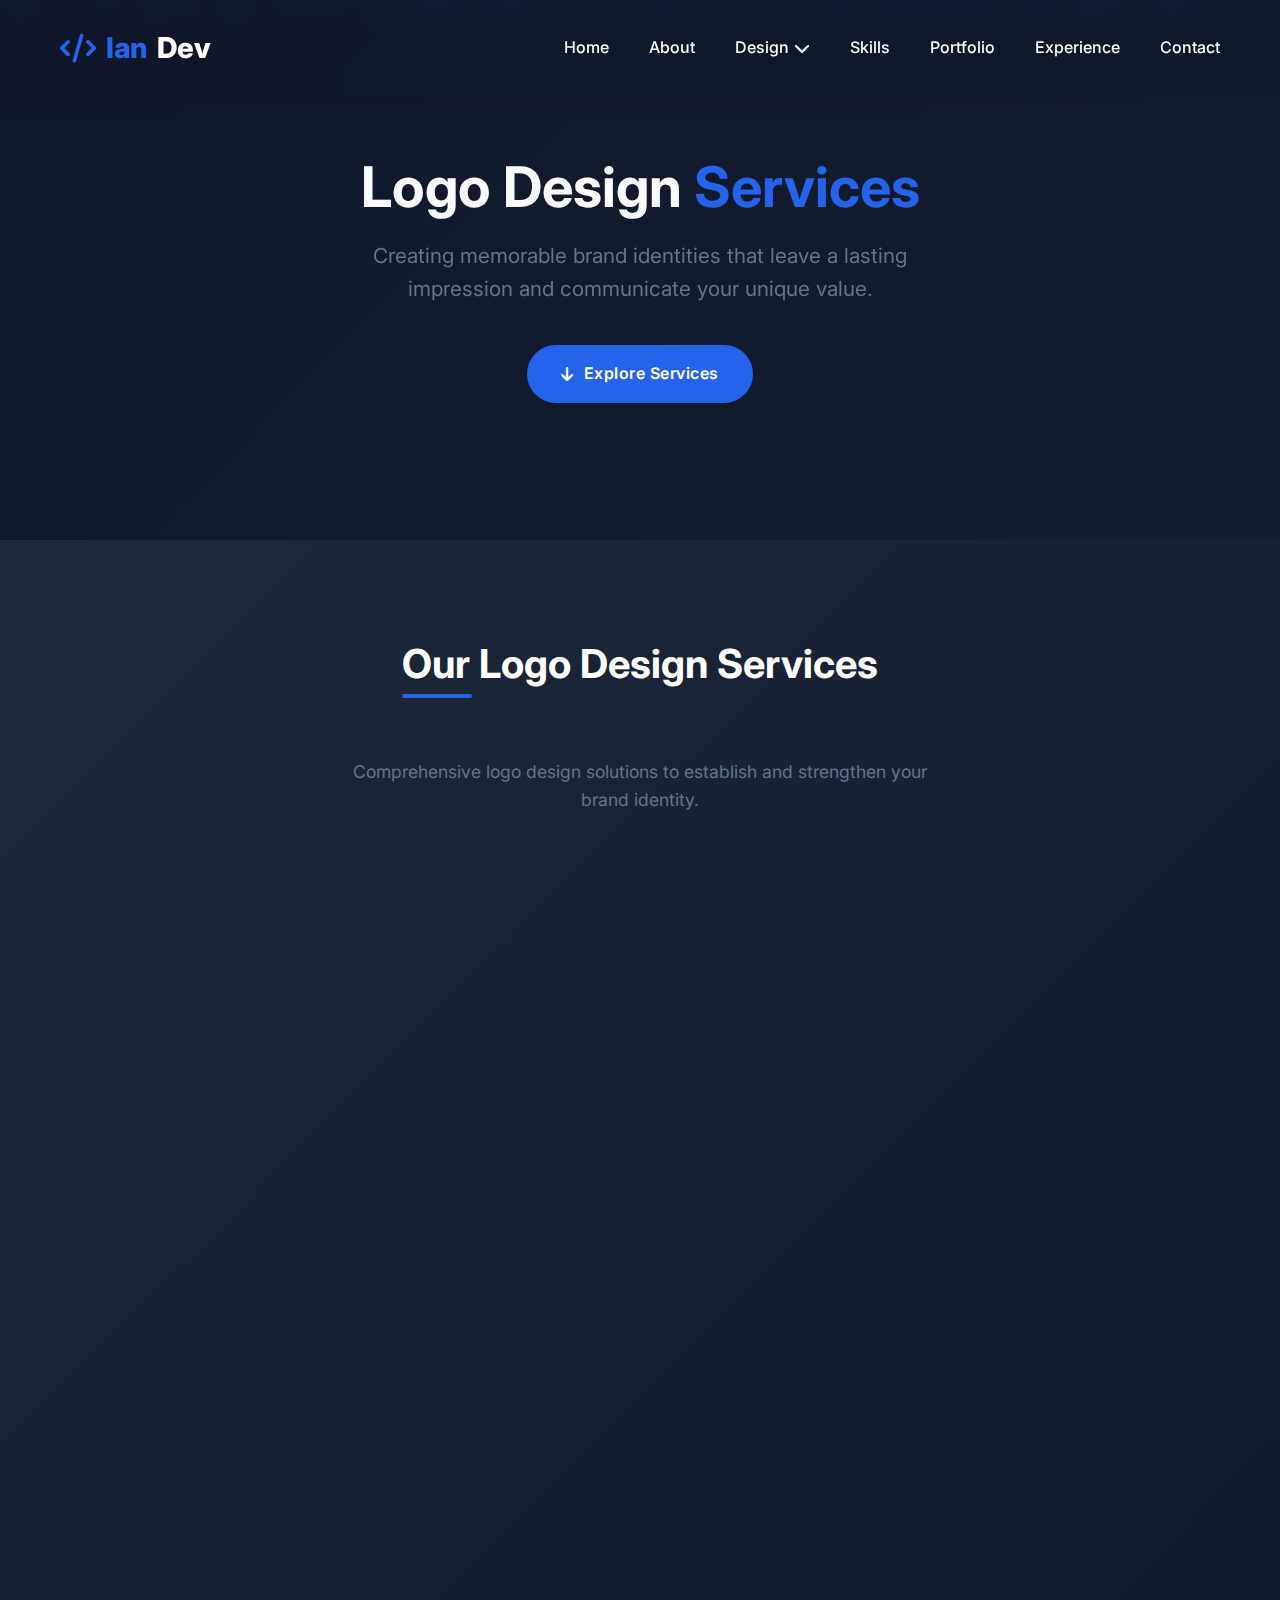
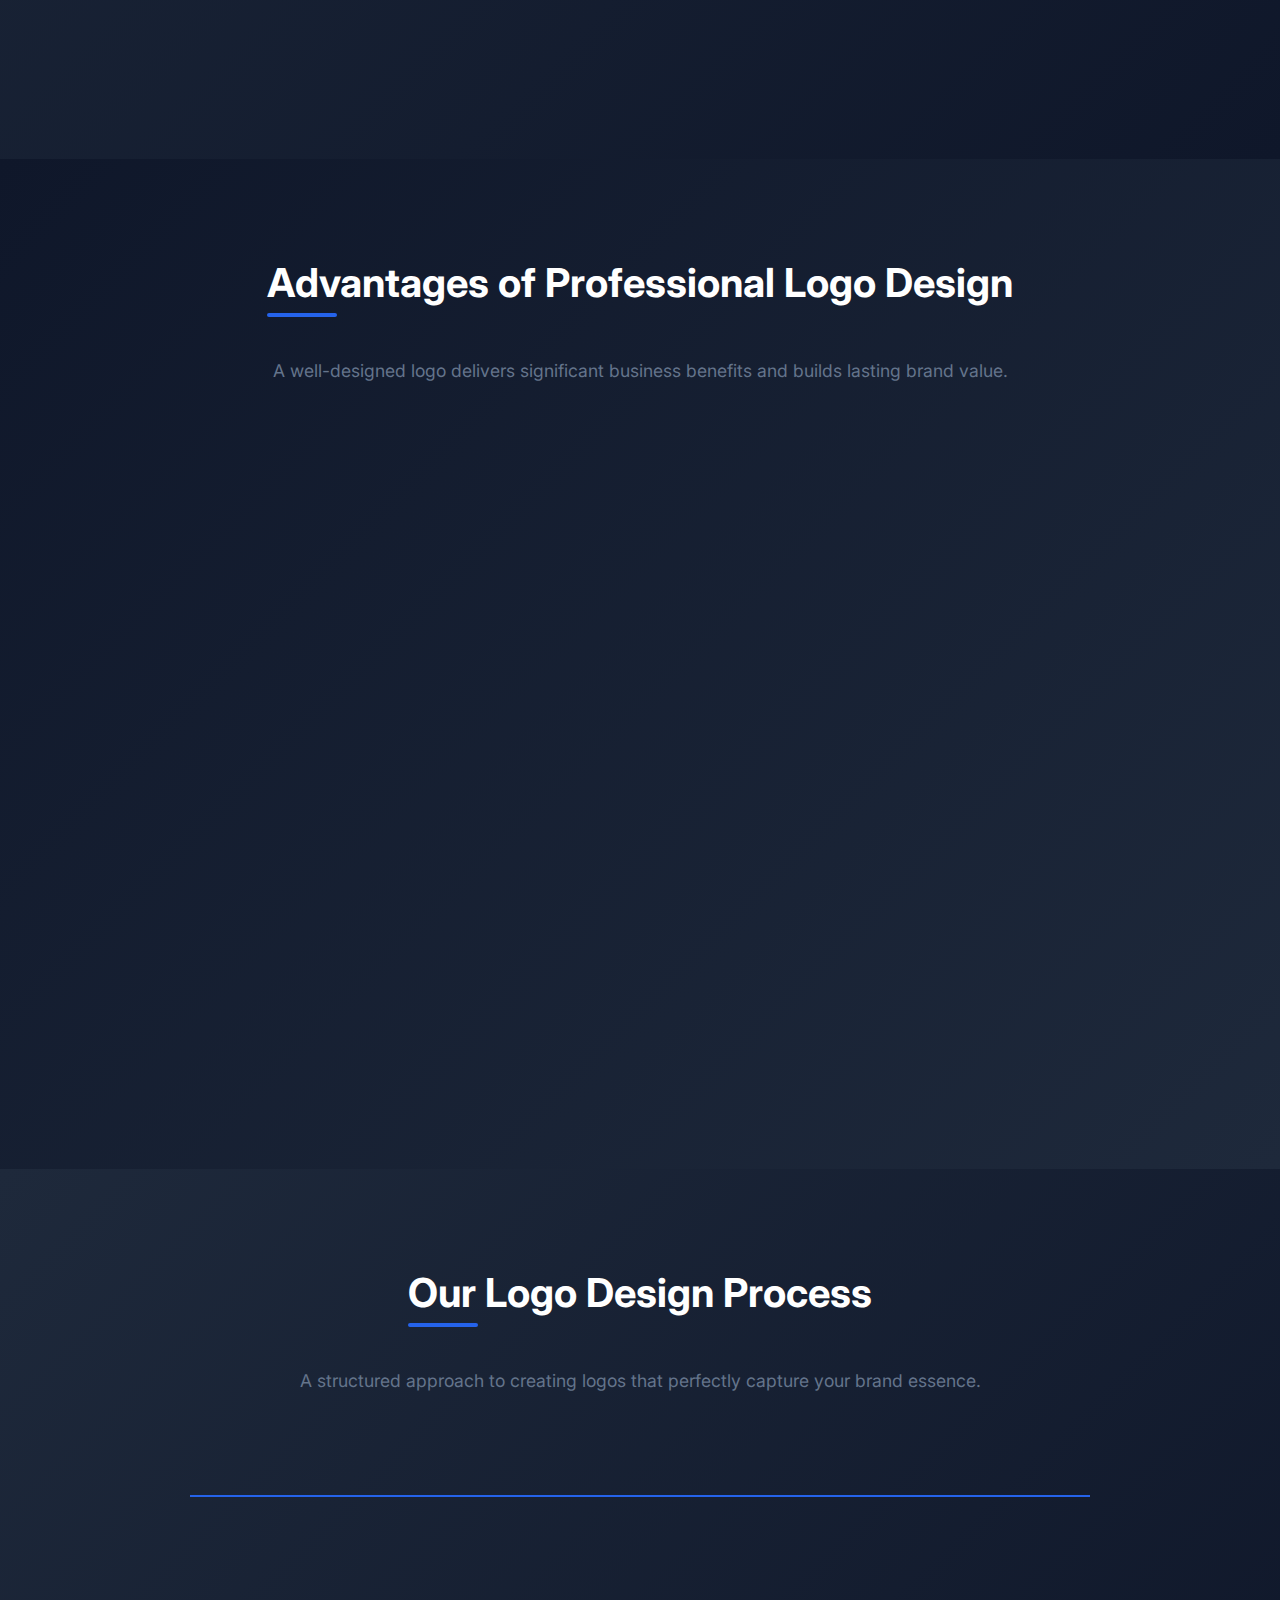
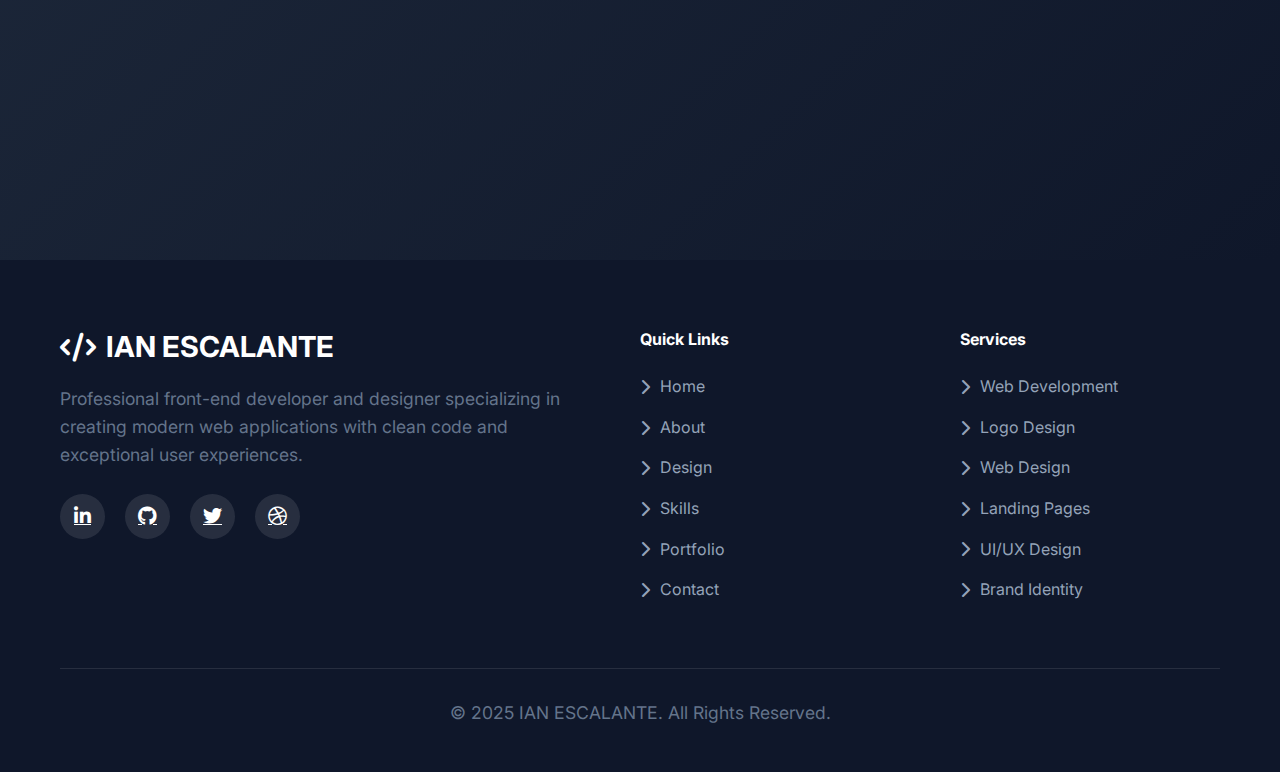
<file: logodesign.html>
<!DOCTYPE html>
<html lang="en">
<head>
    <meta charset="UTF-8">
    <meta name="viewport" content="width=device-width, initial-scale=1.0">
    <title>Logo Design Services | IAN ESCALANTE</title>
    <link rel="stylesheet" href="https://cdnjs.cloudflare.com/ajax/libs/font-awesome/6.4.0/css/all.min.css">
    <link href="https://fonts.googleapis.com/css2?family=Inter:wght@300;400;500;600;700;800&display=swap" rel="stylesheet">
    <style>
        /* Include all the CSS from design.html here */
        /* For brevity, I'm including only the essential styles for this page */
        
        :root {
            --primary: #2563EB;
            --primary-dark: #1D4ED8;
            --primary-light: #3B82F6;
            --secondary: #0F172A;
            --accent: #F59E0B;
            --light: #F8FAFC;
            --gray: #64748B;
            --dark: #1E293B;
            --success: #10B981;
            --glass: rgba(255, 255, 255, 0.08);
            --glass-border: rgba(255, 255, 255, 0.1);
            --transition: all 0.4s cubic-bezier(0.175, 0.885, 0.32, 1.275);
            --shadow: 0 10px 25px rgba(0, 0, 0, 0.1);
            --shadow-lg: 0 20px 40px rgba(0, 0, 0, 0.15);
        }
        
        * {
            margin: 0;
            padding: 0;
            box-sizing: border-box;
        }
        
        html {
            scroll-behavior: smooth;
        }
        
        body {
            font-family: 'Inter', sans-serif;
            background: linear-gradient(135deg, #0F172A 0%, #1E293B 100%);
            color: var(--light);
            line-height: 1.6;
            overflow-x: hidden;
        }
        
        .container {
            max-width: 1200px;
            margin: 0 auto;
            padding: 0 20px;
        }
        
        section {
            padding: 100px 0;
        }
        
        h1, h2, h3, h4, h5 {
            font-weight: 700;
            line-height: 1.2;
        }
        
        h1 {
            font-size: 4rem;
            margin-bottom: 20px;
            line-height: 1.1;
        }
        
        h2 {
            font-size: 2.5rem;
            margin-bottom: 50px;
            position: relative;
            display: inline-block;
        }
        
        h2:after {
            content: '';
            position: absolute;
            bottom: -10px;
            left: 0;
            width: 70px;
            height: 4px;
            background: var(--primary);
            border-radius: 2px;
        }
        
        h3 {
            font-size: 1.8rem;
            margin-bottom: 15px;
        }
        
        p {
            margin-bottom: 15px;
            color: var(--gray);
            font-size: 1.1rem;
        }
        
        .btn {
            display: inline-flex;
            align-items: center;
            gap: 10px;
            padding: 14px 32px;
            background: var(--primary);
            color: white;
            border-radius: 50px;
            text-decoration: none;
            font-weight: 600;
            transition: var(--transition);
            border: 2px solid var(--primary);
            cursor: pointer;
            font-size: 1rem;
            letter-spacing: 0.5px;
            backdrop-filter: blur(10px);
            position: relative;
            overflow: hidden;
            z-index: 1;
        }
        
        .btn:before {
            content: '';
            position: absolute;
            top: 0;
            left: 0;
            width: 0%;
            height: 100%;
            background: rgba(255, 255, 255, 0.1);
            transition: var(--transition);
            z-index: -1;
        }
        
        .btn:hover:before {
            width: 100%;
        }
        
        .btn:hover {
            background: transparent;
            color: white;
            transform: translateY(-3px);
            box-shadow: 0 10px 20px rgba(37, 99, 235, 0.3);
        }
        
        /* Header */
        header {
            position: fixed;
            top: 0;
            left: 0;
            width: 100%;
            z-index: 1000;
            padding: 25px 0;
            background: rgba(15, 23, 42, 0.8);
            box-shadow: 0 5px 20px rgba(0, 0, 0, 0.1);
            backdrop-filter: blur(10px);
            transition: var(--transition);
        }
        
        header.scrolled {
            padding: 15px 0;
            box-shadow: 0 5px 20px rgba(0, 0, 0, 0.2);
        }
        
        .header-container {
            display: flex;
            justify-content: space-between;
            align-items: center;
        }
        
        .logo {
            font-size: 1.8rem;
            font-weight: 800;
            color: var(--primary);
            text-decoration: none;
            display: flex;
            align-items: center;
            gap: 10px;
        }
        
        .logo span {
            color: white;
        }
        
        nav ul {
            display: flex;
            list-style: none;
        }
        
        nav li {
            margin-left: 40px;
            position: relative;
        }
        
        nav a {
            text-decoration: none;
            color: var(--light);
            font-weight: 500;
            position: relative;
            padding: 5px 0;
            transition: var(--transition);
            display: flex;
            align-items: center;
            gap: 5px;
        }
        
        nav a:after {
            content: '';
            position: absolute;
            bottom: 0;
            left: 0;
            width: 0;
            height: 2px;
            background: var(--primary);
            transition: var(--transition);
        }
        
        nav a:hover {
            color: var(--primary);
        }
        
        nav a:hover:after {
            width: 100%;
        }
        
        /* Hero Section */
        .hero {
            min-height: 60vh;
            position: relative;
            overflow: hidden;
            padding-top: 120px;
            display: flex;
            align-items: center;
            text-align: center;
        }
        
        .hero-content {
            max-width: 800px;
            margin: 0 auto;
            position: relative;
            z-index: 3;
        }
        
        .hero h1 {
            font-size: 3.5rem;
            margin-bottom: 20px;
            line-height: 1.1;
        }
        
        .hero h1 span {
            color: var(--primary);
        }
        
        .hero p {
            font-size: 1.3rem;
            margin-bottom: 40px;
            max-width: 600px;
            margin-left: auto;
            margin-right: auto;
        }
        
        /* Services Section */
        .services {
            background: linear-gradient(135deg, #1E293B 0%, #0F172A 100%);
        }
        
        .services-header {
            text-align: center;
            margin-bottom: 60px;
        }
        
        .services-header h2 {
            display: inline-block;
            color: white;
        }
        
        .services-header p {
            max-width: 600px;
            margin: 20px auto 0;
        }
        
        .services-grid {
            display: grid;
            grid-template-columns: repeat(auto-fit, minmax(300px, 1fr));
            gap: 30px;
        }
        
        .service-card {
            background: var(--glass);
            border-radius: 15px;
            padding: 40px 30px;
            text-align: center;
            transition: var(--transition);
            border: 1px solid var(--glass-border);
            backdrop-filter: blur(10px);
        }
        
        .service-card:hover {
            transform: translateY(-10px);
            box-shadow: var(--shadow-lg);
        }
        
        .service-icon {
            width: 80px;
            height: 80px;
            margin: 0 auto 25px;
            background: rgba(37, 99, 235, 0.1);
            border-radius: 50%;
            display: flex;
            align-items: center;
            justify-content: center;
            transition: var(--transition);
        }
        
        .service-card:hover .service-icon {
            background: var(--primary);
        }
        
        .service-icon i {
            font-size: 2.5rem;
            color: var(--primary);
            transition: var(--transition);
        }
        
        .service-card:hover .service-icon i {
            color: white;
        }
        
        .service-card h3 {
            color: white;
            margin-bottom: 15px;
        }
        
        .service-card p {
            margin-bottom: 25px;
        }
        
        /* Benefits Section */
        .benefits {
            background: linear-gradient(135deg, #0F172A 0%, #1E293B 100%);
        }
        
        .benefits-header {
            text-align: center;
            margin-bottom: 60px;
        }
        
        .benefits-header h2 {
            display: inline-block;
            color: white;
        }
        
        .benefits-grid {
            display: grid;
            grid-template-columns: repeat(auto-fit, minmax(300px, 1fr));
            gap: 30px;
        }
        
        .benefit-item {
            display: flex;
            align-items: flex-start;
            gap: 20px;
            padding: 30px;
            background: var(--glass);
            border-radius: 15px;
            transition: var(--transition);
            border: 1px solid var(--glass-border);
            backdrop-filter: blur(10px);
        }
        
        .benefit-item:hover {
            transform: translateY(-5px);
            box-shadow: var(--shadow);
        }
        
        .benefit-icon {
            width: 60px;
            height: 60px;
            background: rgba(37, 99, 235, 0.1);
            border-radius: 50%;
            display: flex;
            align-items: center;
            justify-content: center;
            flex-shrink: 0;
        }
        
        .benefit-icon i {
            font-size: 1.8rem;
            color: var(--primary);
        }
        
        .benefit-content h3 {
            color: white;
            margin-bottom: 10px;
        }
        
        /* Process Section */
        .process {
            background: linear-gradient(135deg, #1E293B 0%, #0F172A 100%);
        }
        
        .process-header {
            text-align: center;
            margin-bottom: 60px;
        }
        
        .process-header h2 {
            display: inline-block;
            color: white;
        }
        
        .process-steps {
            display: flex;
            justify-content: space-between;
            position: relative;
            max-width: 900px;
            margin: 0 auto;
        }
        
        .process-steps:before {
            content: '';
            position: absolute;
            top: 40px;
            left: 0;
            right: 0;
            height: 2px;
            background: var(--primary);
            z-index: 1;
        }
        
        .process-step {
            text-align: center;
            position: relative;
            z-index: 2;
            flex: 1;
        }
        
        .step-number {
            width: 80px;
            height: 80px;
            margin: 0 auto 20px;
            background: var(--primary);
            border-radius: 50%;
            display: flex;
            align-items: center;
            justify-content: center;
            font-size: 1.8rem;
            font-weight: 700;
            color: white;
            box-shadow: var(--shadow);
        }
        
        .process-step h3 {
            color: white;
            margin-bottom: 15px;
        }
        
        /* Footer */
        footer {
            background: var(--secondary);
            color: white;
            padding: 70px 0 30px;
        }
        
        .footer-container {
            display: grid;
            grid-template-columns: 2fr 1fr 1fr;
            gap: 60px;
            margin-bottom: 50px;
        }
        
        .footer-about h3 {
            color: white;
            margin-bottom: 20px;
            display: flex;
            align-items: center;
            gap: 10px;
        }
        
        .footer-about p {
            margin-bottom: 25px;
        }
        
        .footer-social {
            display: flex;
            gap: 20px;
            margin-top: 25px;
        }
        
        .footer-social a {
            display: flex;
            align-items: center;
            justify-content: center;
            width: 45px;
            height: 45px;
            border-radius: 50%;
            background: rgba(255, 255, 255, 0.1);
            color: white;
            font-size: 1.2rem;
            transition: var(--transition);
        }
        
        .footer-social a:hover {
            background: var(--primary);
            transform: translateY(-5px);
        }
        
        .footer-links h4 {
            color: white;
            margin-bottom: 25px;
        }
        
        .footer-links ul {
            list-style: none;
        }
        
        .footer-links li {
            margin-bottom: 15px;
        }
        
        .footer-links a {
            color: #94a3b8;
            text-decoration: none;
            transition: var(--transition);
            display: flex;
            align-items: center;
            gap: 10px;
        }
        
        .footer-links a:hover {
            color: var(--primary);
            padding-left: 5px;
        }
        
        .copyright {
            text-align: center;
            padding-top: 30px;
            border-top: 1px solid rgba(255, 255, 255, 0.1);
            color: #94a3b8;
            font-size: 0.9rem;
        }
        
        /* Back to top button */
        .back-to-top {
            position: fixed;
            bottom: 30px;
            right: 30px;
            width: 50px;
            height: 50px;
            background: var(--primary);
            color: white;
            border-radius: 50%;
            display: flex;
            align-items: center;
            justify-content: center;
            font-size: 1.2rem;
            box-shadow: var(--shadow);
            transition: var(--transition);
            z-index: 999;
            opacity: 0;
            visibility: hidden;
        }
        
        .back-to-top.active {
            opacity: 1;
            visibility: visible;
        }
        
        .back-to-top:hover {
            background: var(--primary-dark);
            transform: translateY(-5px);
        }
        
        /* Responsive Design */
        @media (max-width: 992px) {
            h1 {
                font-size: 3rem;
            }
            
            h2 {
                font-size: 2rem;
            }
            
            .footer-container {
                grid-template-columns: 1fr 1fr;
            }
            
            .process-steps {
                flex-direction: column;
                gap: 40px;
            }
            
            .process-steps:before {
                display: none;
            }
        }
        
        @media (max-width: 768px) {
            nav ul {
                display: none;
                position: absolute;
                top: 80px;
                left: 0;
                width: 100%;
                background: rgba(15, 23, 42, 0.95);
                flex-direction: column;
                align-items: center;
                padding: 20px 0;
                box-shadow: 0 10px 20px rgba(0,0,0,0.1);
                backdrop-filter: blur(10px);
            }
            
            nav ul.active {
                display: flex;
            }
            
            nav li {
                margin: 10px 0;
            }
            
            .mobile-menu {
                display: block;
            }
            
            .footer-container {
                grid-template-columns: 1fr;
            }
            
            .hero h1 {
                font-size: 2.5rem;
            }
            
            .hero p {
                font-size: 1.1rem;
            }
        }
        
        /* Animation Classes */
        .fade-in {
            opacity: 0;
            transform: translateY(30px);
            transition: opacity 0.8s ease, transform 0.8s ease;
        }
        
        .fade-in.appear {
            opacity: 1;
            transform: translateY(0);
        }
        
        /* Particle Background */
        .particles {
            position: fixed;
            top: 0;
            left: 0;
            width: 100%;
            height: 100%;
            z-index: -1;
        }
        
        .particle {
            position: absolute;
            background: rgba(37, 99, 235, 0.3);
            border-radius: 50%;
            animation: floatParticle 15s infinite linear;
        }
        
        @keyframes floatParticle {
            0% {
                transform: translateY(0) rotate(0deg);
                opacity: 0;
            }
            10% {
                opacity: 1;
            }
            90% {
                opacity: 1;
            }
            100% {
                transform: translateY(-1000px) rotate(720deg);
                opacity: 0;
            }
        }

        @media (max-width: 768px) {
            nav ul {
                display: none;
                position: absolute;
                top: 80px;
                left: 0;
                width: 100%;
                background: rgba(15, 23, 42, 0.95);
                flex-direction: column;
                align-items: center;
                padding: 20px 0;
                box-shadow: 0 10px 20px rgba(0,0,0,0.1);
                backdrop-filter: blur(10px);
            }
            
            nav ul.active {
                display: flex;
            }
            
            nav li {
                margin: 10px 0;
            }
            
            .dropdown-menu {
                position: static;
                opacity: 1;
                visibility: visible;
                transform: none;
                background: transparent;
                box-shadow: none;
                padding: 0;
                margin-top: 10px;
            }
            
            .dropdown-menu li {
                margin: 5px 0;
            }
            
            .mobile-menu {
                display: block;
            }
            
            .portfolio-grid {
                grid-template-columns: 1fr;
            }
            
            .footer-container {
                grid-template-columns: 1fr;
            }
            
            .about-stats {
                grid-template-columns: 1fr;
            }
            
            .skill-icons {
                grid-template-columns: repeat(2, 1fr);
            }
            
            .hero-btns {
                flex-direction: column;
                align-items: flex-start;
            }
            
            .timeline:before {
                left: 30px;
            }
            
            .timeline-item {
                padding-left: 80px;
                padding-right: 0;
                justify-content: flex-start !important;
            }
            
            .timeline-content {
                width: 100%;
            }
            
            .timeline-item:nth-child(odd) .timeline-content:before,
            .timeline-item:nth-child(even) .timeline-content:before {
                left: 20px;
            }
        }

        /* Dropdown Menu */
        .dropdown-menu {
            position: absolute;
            top: 100%;
            left: 0;
            background: rgba(15, 23, 42, 0.95);
            min-width: 200px;
            border-radius: 10px;
            box-shadow: var(--shadow-lg);
            padding: 10px 0;
            opacity: 0;
            visibility: hidden;
            transform: translateY(10px);
            transition: var(--transition);
            backdrop-filter: blur(10px);
            border: 1px solid var(--glass-border);
        }
        
        .dropdown:hover .dropdown-menu {
            opacity: 1;
            visibility: visible;
            transform: translateY(0);
        }
        
        .dropdown-menu li {
            margin: 0;
        }
        
        .dropdown-menu a {
            padding: 12px 20px;
            display: block;
            color: var(--light);
            transition: var(--transition);
        }
        
        .dropdown-menu a:hover {
            background: rgba(37, 99, 235, 0.2);
            color: var(--primary);
        }
        
        .mobile-menu {
            display: none;
            font-size: 1.5rem;
            cursor: pointer;
            color: white;
        }
    </style>
</head>
<body>
    <!-- Particle Background -->
    <div class="particles" id="particles"></div>
    
    <!-- Header -->
    <header id="header">
        <div class="container header-container">
            <a href="index.html" class="logo">
                <i class="fas fa-code"></i>
                Ian<span>Dev</span>
            </a>
            <div class="mobile-menu">
                <i class="fas fa-bars"></i>
            </div>
            <nav>
                <ul>
                    <li><a href="#home">Home</a></li>
                    <li><a href="#about">About</a></li>
                    <li class="dropdown">
                        <a href="design.html">Design <i class="fas fa-chevron-down"></i></a>
                        <ul class="dropdown-menu">
                            <li><a href="design.html#logo-design">Logo Design</a></li>
                            <li><a href="design.html#web-design">Web Design</a></li>
                        </ul>
                    </li>
                    <li><a href="#skills">Skills</a></li>
                    <li><a href="#portfolio">Portfolio</a></li>
                    <li><a href="#experience">Experience</a></li>
                    <li><a href="#contact">Contact</a></li>
                </ul>
            </nav>
        </div>
    </header>

    <!-- Hero Section -->
    <section class="hero" id="hero">
        <div class="container">
            <div class="hero-content">
                <h1>Logo Design <span>Services</span></h1>
                <p>Creating memorable brand identities that leave a lasting impression and communicate your unique value.</p>
                <a href="#services" class="btn">
                    <i class="fas fa-arrow-down"></i>
                    Explore Services
                </a>
            </div>
        </div>
    </section>

    <!-- Services Section -->
    <section class="services" id="services">
        <div class="container">
            <div class="services-header">
                <h2>Our Logo Design Services</h2>
                <p>Comprehensive logo design solutions to establish and strengthen your brand identity.</p>
            </div>
            
            <div class="services-grid">
                <div class="service-card fade-in">
                    <div class="service-icon">
                        <i class="fas fa-pen-nib"></i>
                    </div>
                    <h3>Brand Identity Design</h3>
                    <p>Complete visual identity systems including logos, color palettes, typography, and brand guidelines.</p>
                </div>
                
                <div class="service-card fade-in">
                    <div class="service-icon">
                        <i class="fas fa-lightbulb"></i>
                    </div>
                    <h3>Logo Conceptualization</h3>
                    <p>Creative exploration and development of unique logo concepts that reflect your brand essence.</p>
                </div>
                
                <div class="service-card fade-in">
                    <div class="service-icon">
                        <i class="fas fa-font"></i>
                    </div>
                    <h3>Custom Typography</h3>
                    <p>Tailored lettering and wordmark designs that enhance brand recognition and personality.</p>
                </div>
                
                <div class="service-card fade-in">
                    <div class="service-icon">
                        <i class="fas fa-icons"></i>
                    </div>
                    <h3>Icon Design</h3>
                    <p>Memorable symbol and icon creation that communicates your brand values at a glance.</p>
                </div>
                
                <div class="service-card fade-in">
                    <div class="service-icon">
                        <i class="fas fa-book"></i>
                    </div>
                    <h3>Brand Style Guides</h3>
                    <p>Comprehensive documentation ensuring consistent application of your brand across all media.</p>
                </div>
                
                <div class="service-card fade-in">
                    <div class="service-icon">
                        <i class="fas fa-sync-alt"></i>
                    </div>
                    <h3>Logo Redesign</h3>
                    <p>Modernizing existing logos while preserving brand equity and recognition.</p>
                </div>
            </div>
        </div>
    </section>

    <!-- Benefits Section -->
    <section class="benefits" id="benefits">
        <div class="container">
            <div class="benefits-header">
                <h2>Advantages of Professional Logo Design</h2>
                <p>A well-designed logo delivers significant business benefits and builds lasting brand value.</p>
            </div>
            
            <div class="benefits-grid">
                <div class="benefit-item fade-in">
                    <div class="benefit-icon">
                        <i class="fas fa-eye"></i>
                    </div>
                    <div class="benefit-content">
                        <h3>Instant Brand Recognition</h3>
                        <p>A distinctive logo helps customers quickly identify and remember your business among competitors.</p>
                    </div>
                </div>
                
                <div class="benefit-item fade-in">
                    <div class="benefit-icon">
                        <i class="fas fa-award"></i>
                    </div>
                    <div class="benefit-content">
                        <h3>Professional Credibility</h3>
                        <p>A polished logo conveys quality and establishes trust with potential customers and partners.</p>
                    </div>
                </div>
                
                <div class="benefit-item fade-in">
                    <div class="benefit-icon">
                        <i class="fas fa-heart"></i>
                    </div>
                    <div class="benefit-content">
                        <h3>Emotional Connection</h3>
                        <p>Strategic design elements evoke specific emotions that resonate with your target audience.</p>
                    </div>
                </div>
                
                <div class="benefit-item fade-in">
                    <div class="benefit-icon">
                        <i class="fas fa-expand-arrows-alt"></i>
                    </div>
                    <div class="benefit-content">
                        <h3>Versatile Application</h3>
                        <p>Professional logos maintain clarity and impact across various media, from business cards to billboards.</p>
                    </div>
                </div>
                
                <div class="benefit-item fade-in">
                    <div class="benefit-icon">
                        <i class="fas fa-clock"></i>
                    </div>
                    <div class="benefit-content">
                        <h3>Timeless Design</h3>
                        <p>Well-crafted logos endure changing trends, providing long-term value without frequent redesigns.</p>
                    </div>
                </div>
                
                <div class="benefit-item fade-in">
                    <div class="benefit-icon">
                        <i class="fas fa-chart-bar"></i>
                    </div>
                    <div class="benefit-content">
                        <h3>Competitive Differentiation</h3>
                        <p>A unique logo sets your business apart in crowded markets and reinforces your unique value proposition.</p>
                    </div>
                </div>
            </div>
        </div>
    </section>

    <!-- Process Section -->
    <section class="process" id="process">
        <div class="container">
            <div class="process-header">
                <h2>Our Logo Design Process</h2>
                <p>A structured approach to creating logos that perfectly capture your brand essence.</p>
            </div>
            
            <div class="process-steps">
                <div class="process-step fade-in">
                    <div class="step-number">1</div>
                    <h3>Discovery</h3>
                    <p>We begin with in-depth research into your business, audience, and competition to establish design direction.</p>
                </div>
                
                <div class="process-step fade-in">
                    <div class="step-number">2</div>
                    <h3>Conceptualization</h3>
                    <p>Brainstorming and sketching multiple concepts that align with your brand identity and values.</p>
                </div>
                
                <div class="process-step fade-in">
                    <div class="step-number">3</div>
                    <h3>Refinement</h3>
                    <p>Selecting and refining the strongest concepts with careful attention to typography, color, and composition.</p>
                </div>
                
                <div class="process-step fade-in">
                    <div class="step-number">4</div>
                    <h3>Delivery</h3>
                    <p>Providing final logo files in all necessary formats along with brand usage guidelines.</p>
                </div>
            </div>
        </div>
    </section>

    <!-- Footer -->
    <footer>
        <div class="container">
            <div class="footer-container">
                <div class="footer-about">
                    <h3>
                        <i class="fas fa-code"></i>
                        IAN ESCALANTE
                    </h3>
                    <p>Professional front-end developer and designer specializing in creating modern web applications with clean code and exceptional user experiences.</p>
                    <div class="footer-social">
                        <a href="#"><i class="fab fa-linkedin-in"></i></a>
                        <a href="#"><i class="fab fa-github"></i></a>
                        <a href="#"><i class="fab fa-twitter"></i></a>
                        <a href="#"><i class="fab fa-dribbble"></i></a>
                    </div>
                </div>
                <div class="footer-links">
                    <h4>Quick Links</h4>
                    <ul>
                        <li><a href="index.html"><i class="fas fa-chevron-right"></i> Home</a></li>
                        <li><a href="index.html#about"><i class="fas fa-chevron-right"></i> About</a></li>
                        <li><a href="design.html"><i class="fas fa-chevron-right"></i> Design</a></li>
                        <li><a href="index.html#skills"><i class="fas fa-chevron-right"></i> Skills</a></li>
                        <li><a href="index.html#portfolio"><i class="fas fa-chevron-right"></i> Portfolio</a></li>
                        <li><a href="index.html#contact"><i class="fas fa-chevron-right"></i> Contact</a></li>
                    </ul>
                </div>
                <div class="footer-links">
                    <h4>Services</h4>
                    <ul>
                        <li><a href="index.html#portfolio"><i class="fas fa-chevron-right"></i> Web Development</a></li>
                        <li><a href="logodesign.html"><i class="fas fa-chevron-right"></i> Logo Design</a></li>
                        <li><a href="webdesign.html"><i class="fas fa-chevron-right"></i> Web Design</a></li>
                        <li><a href="index.html#portfolio"><i class="fas fa-chevron-right"></i> Landing Pages</a></li>
                        <li><a href="webdesign.html"><i class="fas fa-chevron-right"></i> UI/UX Design</a></li>
                        <li><a href="logodesign.html"><i class="fas fa-chevron-right"></i> Brand Identity</a></li>
                    </ul>
                </div>
            </div>
            <div class="copyright">
                <p>&copy; 2025 IAN ESCALANTE. All Rights Reserved.</p>
            </div>
        </div>
    </footer>

    <!-- Back to Top Button -->
    <a href="#" class="back-to-top" id="backToTop">
        <i class="fas fa-arrow-up"></i>
    </a>

    <script>
        // Header scroll effect
        window.addEventListener('scroll', function() {
            const header = document.getElementById('header');
            const backToTop = document.getElementById('backToTop');
            
            if (window.scrollY > 50) {
                header.classList.add('scrolled');
            } else {
                header.classList.remove('scrolled');
            }
            
            if (window.scrollY > 500) {
                backToTop.classList.add('active');
            } else {
                backToTop.classList.remove('active');
            }
        });
        
        // Scroll animations
        const fadeElements = document.querySelectorAll('.fade-in');
        
        const observer = new IntersectionObserver((entries) => {
            entries.forEach(entry => {
                if (entry.isIntersecting) {
                    entry.target.classList.add('appear');
                }
            });
        }, {
            threshold: 0.15
        });
        
        fadeElements.forEach(el => {
            observer.observe(el);
        });
        
        // Smooth scrolling for anchor links
        document.querySelectorAll('a[href^="#"]').forEach(anchor => {
            anchor.addEventListener('click', function (e) {
                e.preventDefault();
                
                const target = document.querySelector(this.getAttribute('href'));
                if (target) {
                    window.scrollTo({
                        top: target.offsetTop - 80,
                        behavior: 'smooth'
                    });
                }
            });
        });
        
        // Mobile menu toggle
        const mobileMenu = document.querySelector('.mobile-menu');
        const nav = document.querySelector('nav ul');
        
        mobileMenu.addEventListener('click', function() {
            nav.classList.toggle('active');
        });
        
        // Create particle background
        function createParticles() {
            const particlesContainer = document.getElementById('particles');
            const particleCount = 50;
            
            for (let i = 0; i < particleCount; i++) {
                const particle = document.createElement('div');
                particle.classList.add('particle');
                
                // Random properties
                const size = Math.random() * 10 + 5;
                const left = Math.random() * 100;
                const animationDuration = Math.random() * 20 + 10;
                const animationDelay = Math.random() * 5;
                
                particle.style.width = `${size}px`;
                particle.style.height = `${size}px`;
                particle.style.left = `${left}%`;
                particle.style.animationDuration = `${animationDuration}s`;
                particle.style.animationDelay = `${animationDelay}s`;
                
                particlesContainer.appendChild(particle);
            }
        }
        
        createParticles();
        
        // Fix for back to top button
        document.getElementById('backToTop').addEventListener('click', function(e) {
            e.preventDefault();
            window.scrollTo({
                top: 0,
                behavior: 'smooth'
            });
        });
    </script>
</body>
</html>
</file>
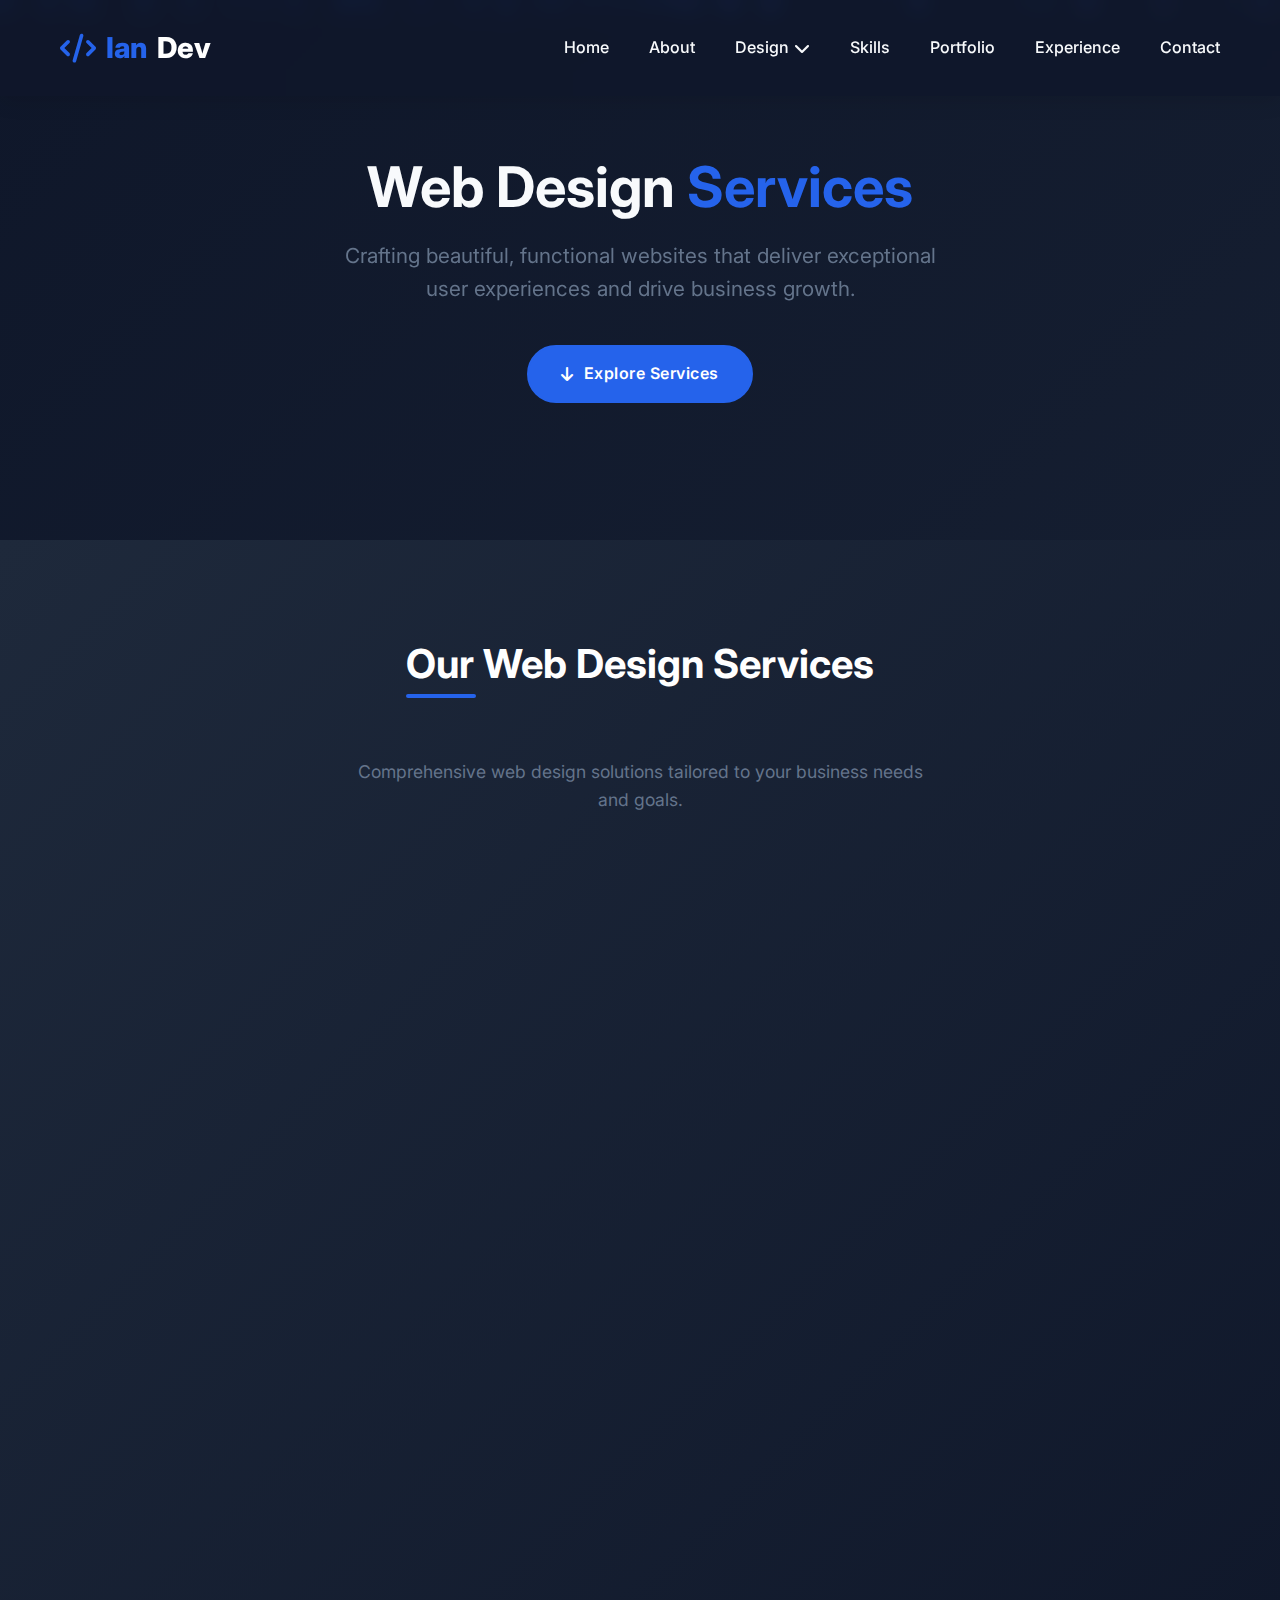
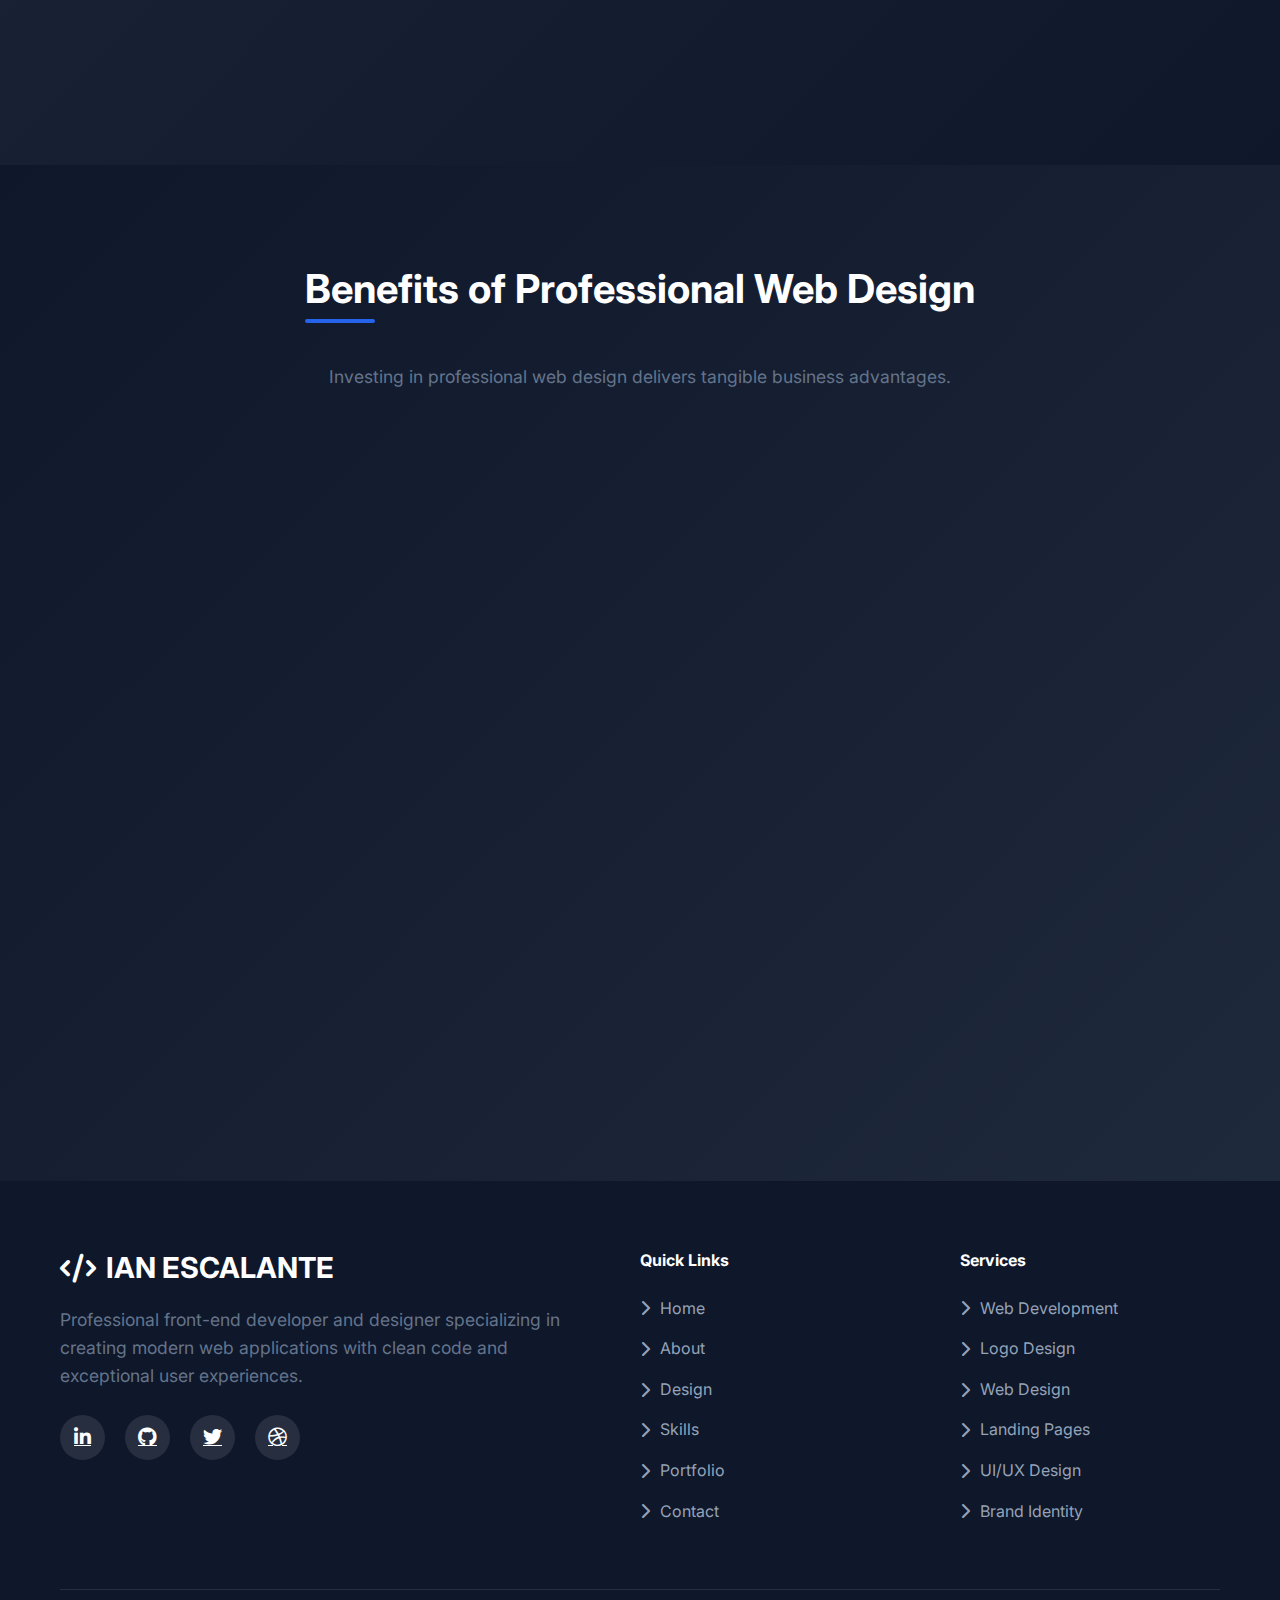
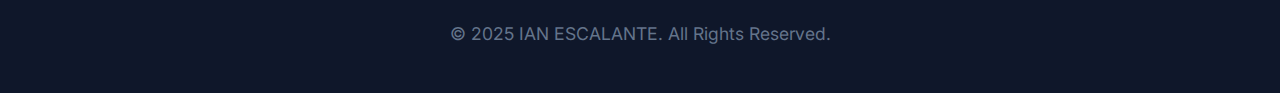
<file: webdesign.html>
<!DOCTYPE html>
<html lang="en">
<head>
    <meta charset="UTF-8">
    <meta name="viewport" content="width=device-width, initial-scale=1.0">
    <title>Web Design Services | IAN ESCALANTE</title>
    <link rel="stylesheet" href="https://cdnjs.cloudflare.com/ajax/libs/font-awesome/6.4.0/css/all.min.css">
    <link href="https://fonts.googleapis.com/css2?family=Inter:wght@300;400;500;600;700;800&display=swap" rel="stylesheet">
    <style>
        /* Include all the CSS from design.html here */
        /* For brevity, I'm including only the essential styles for this page */
        
        :root {
            --primary: #2563EB;
            --primary-dark: #1D4ED8;
            --primary-light: #3B82F6;
            --secondary: #0F172A;
            --accent: #F59E0B;
            --light: #F8FAFC;
            --gray: #64748B;
            --dark: #1E293B;
            --success: #10B981;
            --glass: rgba(255, 255, 255, 0.08);
            --glass-border: rgba(255, 255, 255, 0.1);
            --transition: all 0.4s cubic-bezier(0.175, 0.885, 0.32, 1.275);
            --shadow: 0 10px 25px rgba(0, 0, 0, 0.1);
            --shadow-lg: 0 20px 40px rgba(0, 0, 0, 0.15);
        }
        
        * {
            margin: 0;
            padding: 0;
            box-sizing: border-box;
        }
        
        html {
            scroll-behavior: smooth;
        }
        
        body {
            font-family: 'Inter', sans-serif;
            background: linear-gradient(135deg, #0F172A 0%, #1E293B 100%);
            color: var(--light);
            line-height: 1.6;
            overflow-x: hidden;
        }
        
        .container {
            max-width: 1200px;
            margin: 0 auto;
            padding: 0 20px;
        }
        
        section {
            padding: 100px 0;
        }
        
        h1, h2, h3, h4, h5 {
            font-weight: 700;
            line-height: 1.2;
        }
        
        h1 {
            font-size: 4rem;
            margin-bottom: 20px;
            line-height: 1.1;
        }
        
        h2 {
            font-size: 2.5rem;
            margin-bottom: 50px;
            position: relative;
            display: inline-block;
        }
        
        h2:after {
            content: '';
            position: absolute;
            bottom: -10px;
            left: 0;
            width: 70px;
            height: 4px;
            background: var(--primary);
            border-radius: 2px;
        }
        
        h3 {
            font-size: 1.8rem;
            margin-bottom: 15px;
        }
        
        p {
            margin-bottom: 15px;
            color: var(--gray);
            font-size: 1.1rem;
        }
        
        .btn {
            display: inline-flex;
            align-items: center;
            gap: 10px;
            padding: 14px 32px;
            background: var(--primary);
            color: white;
            border-radius: 50px;
            text-decoration: none;
            font-weight: 600;
            transition: var(--transition);
            border: 2px solid var(--primary);
            cursor: pointer;
            font-size: 1rem;
            letter-spacing: 0.5px;
            backdrop-filter: blur(10px);
            position: relative;
            overflow: hidden;
            z-index: 1;
        }
        
        .btn:before {
            content: '';
            position: absolute;
            top: 0;
            left: 0;
            width: 0%;
            height: 100%;
            background: rgba(255, 255, 255, 0.1);
            transition: var(--transition);
            z-index: -1;
        }
        
        .btn:hover:before {
            width: 100%;
        }
        
        .btn:hover {
            background: transparent;
            color: white;
            transform: translateY(-3px);
            box-shadow: 0 10px 20px rgba(37, 99, 235, 0.3);
        }
        
        /* Header */
        header {
            position: fixed;
            top: 0;
            left: 0;
            width: 100%;
            z-index: 1000;
            padding: 25px 0;
            background: rgba(15, 23, 42, 0.8);
            box-shadow: 0 5px 20px rgba(0, 0, 0, 0.1);
            backdrop-filter: blur(10px);
            transition: var(--transition);
        }
        
        header.scrolled {
            padding: 15px 0;
            box-shadow: 0 5px 20px rgba(0, 0, 0, 0.2);
        }
        
        .header-container {
            display: flex;
            justify-content: space-between;
            align-items: center;
        }
        
        .logo {
            font-size: 1.8rem;
            font-weight: 800;
            color: var(--primary);
            text-decoration: none;
            display: flex;
            align-items: center;
            gap: 10px;
        }
        
        .logo span {
            color: white;
        }
        
        nav ul {
            display: flex;
            list-style: none;
        }
        
        nav li {
            margin-left: 40px;
            position: relative;
        }
        
        nav a {
            text-decoration: none;
            color: var(--light);
            font-weight: 500;
            position: relative;
            padding: 5px 0;
            transition: var(--transition);
            display: flex;
            align-items: center;
            gap: 5px;
        }
        
        nav a:after {
            content: '';
            position: absolute;
            bottom: 0;
            left: 0;
            width: 0;
            height: 2px;
            background: var(--primary);
            transition: var(--transition);
        }
        
        nav a:hover {
            color: var(--primary);
        }
        
        nav a:hover:after {
            width: 100%;
        }
        
        /* Hero Section */
        .hero {
            min-height: 60vh;
            position: relative;
            overflow: hidden;
            padding-top: 120px;
            display: flex;
            align-items: center;
            text-align: center;
        }
        
        .hero-content {
            max-width: 800px;
            margin: 0 auto;
            position: relative;
            z-index: 3;
        }
        
        .hero h1 {
            font-size: 3.5rem;
            margin-bottom: 20px;
            line-height: 1.1;
        }
        
        .hero h1 span {
            color: var(--primary);
        }
        
        .hero p {
            font-size: 1.3rem;
            margin-bottom: 40px;
            max-width: 600px;
            margin-left: auto;
            margin-right: auto;
        }
        
        /* Services Section */
        .services {
            background: linear-gradient(135deg, #1E293B 0%, #0F172A 100%);
        }
        
        .services-header {
            text-align: center;
            margin-bottom: 60px;
        }
        
        .services-header h2 {
            display: inline-block;
            color: white;
        }
        
        .services-header p {
            max-width: 600px;
            margin: 20px auto 0;
        }
        
        .services-grid {
            display: grid;
            grid-template-columns: repeat(auto-fit, minmax(300px, 1fr));
            gap: 30px;
        }
        
        .service-card {
            background: var(--glass);
            border-radius: 15px;
            padding: 40px 30px;
            text-align: center;
            transition: var(--transition);
            border: 1px solid var(--glass-border);
            backdrop-filter: blur(10px);
        }
        
        .service-card:hover {
            transform: translateY(-10px);
            box-shadow: var(--shadow-lg);
        }
        
        .service-icon {
            width: 80px;
            height: 80px;
            margin: 0 auto 25px;
            background: rgba(37, 99, 235, 0.1);
            border-radius: 50%;
            display: flex;
            align-items: center;
            justify-content: center;
            transition: var(--transition);
        }
        
        .service-card:hover .service-icon {
            background: var(--primary);
        }
        
        .service-icon i {
            font-size: 2.5rem;
            color: var(--primary);
            transition: var(--transition);
        }
        
        .service-card:hover .service-icon i {
            color: white;
        }
        
        .service-card h3 {
            color: white;
            margin-bottom: 15px;
        }
        
        .service-card p {
            margin-bottom: 25px;
        }
        
        /* Benefits Section */
        .benefits {
            background: linear-gradient(135deg, #0F172A 0%, #1E293B 100%);
        }
        
        .benefits-header {
            text-align: center;
            margin-bottom: 60px;
        }
        
        .benefits-header h2 {
            display: inline-block;
            color: white;
        }
        
        .benefits-grid {
            display: grid;
            grid-template-columns: repeat(auto-fit, minmax(300px, 1fr));
            gap: 30px;
        }
        
        .benefit-item {
            display: flex;
            align-items: flex-start;
            gap: 20px;
            padding: 30px;
            background: var(--glass);
            border-radius: 15px;
            transition: var(--transition);
            border: 1px solid var(--glass-border);
            backdrop-filter: blur(10px);
        }
        
        .benefit-item:hover {
            transform: translateY(-5px);
            box-shadow: var(--shadow);
        }
        
        .benefit-icon {
            width: 60px;
            height: 60px;
            background: rgba(37, 99, 235, 0.1);
            border-radius: 50%;
            display: flex;
            align-items: center;
            justify-content: center;
            flex-shrink: 0;
        }
        
        .benefit-icon i {
            font-size: 1.8rem;
            color: var(--primary);
        }
        
        .benefit-content h3 {
            color: white;
            margin-bottom: 10px;
        }
        
        /* Footer */
        footer {
            background: var(--secondary);
            color: white;
            padding: 70px 0 30px;
        }
        
        .footer-container {
            display: grid;
            grid-template-columns: 2fr 1fr 1fr;
            gap: 60px;
            margin-bottom: 50px;
        }
        
        .footer-about h3 {
            color: white;
            margin-bottom: 20px;
            display: flex;
            align-items: center;
            gap: 10px;
        }
        
        .footer-about p {
            margin-bottom: 25px;
        }
        
        .footer-social {
            display: flex;
            gap: 20px;
            margin-top: 25px;
        }
        
        .footer-social a {
            display: flex;
            align-items: center;
            justify-content: center;
            width: 45px;
            height: 45px;
            border-radius: 50%;
            background: rgba(255, 255, 255, 0.1);
            color: white;
            font-size: 1.2rem;
            transition: var(--transition);
        }
        
        .footer-social a:hover {
            background: var(--primary);
            transform: translateY(-5px);
        }
        
        .footer-links h4 {
            color: white;
            margin-bottom: 25px;
        }
        
        .footer-links ul {
            list-style: none;
        }
        
        .footer-links li {
            margin-bottom: 15px;
        }
        
        .footer-links a {
            color: #94a3b8;
            text-decoration: none;
            transition: var(--transition);
            display: flex;
            align-items: center;
            gap: 10px;
        }
        
        .footer-links a:hover {
            color: var(--primary);
            padding-left: 5px;
        }
        
        .copyright {
            text-align: center;
            padding-top: 30px;
            border-top: 1px solid rgba(255, 255, 255, 0.1);
            color: #94a3b8;
            font-size: 0.9rem;
        }
        
        /* Back to top button */
        .back-to-top {
            position: fixed;
            bottom: 30px;
            right: 30px;
            width: 50px;
            height: 50px;
            background: var(--primary);
            color: white;
            border-radius: 50%;
            display: flex;
            align-items: center;
            justify-content: center;
            font-size: 1.2rem;
            box-shadow: var(--shadow);
            transition: var(--transition);
            z-index: 999;
            opacity: 0;
            visibility: hidden;
        }
        
        .back-to-top.active {
            opacity: 1;
            visibility: visible;
        }
        
        .back-to-top:hover {
            background: var(--primary-dark);
            transform: translateY(-5px);
        }
        
        /* Responsive Design */
        @media (max-width: 992px) {
            h1 {
                font-size: 3rem;
            }
            
            h2 {
                font-size: 2rem;
            }
            
            .footer-container {
                grid-template-columns: 1fr 1fr;
            }
        }
        
        @media (max-width: 768px) {
            nav ul {
                display: none;
                position: absolute;
                top: 80px;
                left: 0;
                width: 100%;
                background: rgba(15, 23, 42, 0.95);
                flex-direction: column;
                align-items: center;
                padding: 20px 0;
                box-shadow: 0 10px 20px rgba(0,0,0,0.1);
                backdrop-filter: blur(10px);
            }
            
            nav ul.active {
                display: flex;
            }
            
            nav li {
                margin: 10px 0;
            }
            
            .mobile-menu {
                display: block;
            }
            
            .footer-container {
                grid-template-columns: 1fr;
            }
            
            .hero h1 {
                font-size: 2.5rem;
            }
            
            .hero p {
                font-size: 1.1rem;
            }
        }
        
        /* Animation Classes */
        .fade-in {
            opacity: 0;
            transform: translateY(30px);
            transition: opacity 0.8s ease, transform 0.8s ease;
        }
        
        .fade-in.appear {
            opacity: 1;
            transform: translateY(0);
        }
        
        /* Particle Background */
        .particles {
            position: fixed;
            top: 0;
            left: 0;
            width: 100%;
            height: 100%;
            z-index: -1;
        }
        
        .particle {
            position: absolute;
            background: rgba(37, 99, 235, 0.3);
            border-radius: 50%;
            animation: floatParticle 15s infinite linear;
        }
        
        @keyframes floatParticle {
            0% {
                transform: translateY(0) rotate(0deg);
                opacity: 0;
            }
            10% {
                opacity: 1;
            }
            90% {
                opacity: 1;
            }
            100% {
                transform: translateY(-1000px) rotate(720deg);
                opacity: 0;
            }
        }

        @media (max-width: 768px) {
            nav ul {
                display: none;
                position: absolute;
                top: 80px;
                left: 0;
                width: 100%;
                background: rgba(15, 23, 42, 0.95);
                flex-direction: column;
                align-items: center;
                padding: 20px 0;
                box-shadow: 0 10px 20px rgba(0,0,0,0.1);
                backdrop-filter: blur(10px);
            }
            
            nav ul.active {
                display: flex;
            }
            
            nav li {
                margin: 10px 0;
            }
            
            .dropdown-menu {
                position: static;
                opacity: 1;
                visibility: visible;
                transform: none;
                background: transparent;
                box-shadow: none;
                padding: 0;
                margin-top: 10px;
            }
            
            .dropdown-menu li {
                margin: 5px 0;
            }
            
            .mobile-menu {
                display: block;
            }
            
            .portfolio-grid {
                grid-template-columns: 1fr;
            }
            
            .footer-container {
                grid-template-columns: 1fr;
            }
            
            .about-stats {
                grid-template-columns: 1fr;
            }
            
            .skill-icons {
                grid-template-columns: repeat(2, 1fr);
            }
            
            .hero-btns {
                flex-direction: column;
                align-items: flex-start;
            }
            
            .timeline:before {
                left: 30px;
            }
            
            .timeline-item {
                padding-left: 80px;
                padding-right: 0;
                justify-content: flex-start !important;
            }
            
            .timeline-content {
                width: 100%;
            }
            
            .timeline-item:nth-child(odd) .timeline-content:before,
            .timeline-item:nth-child(even) .timeline-content:before {
                left: 20px;
            }
        }

        /* Dropdown Menu */
        .dropdown-menu {
            position: absolute;
            top: 100%;
            left: 0;
            background: rgba(15, 23, 42, 0.95);
            min-width: 200px;
            border-radius: 10px;
            box-shadow: var(--shadow-lg);
            padding: 10px 0;
            opacity: 0;
            visibility: hidden;
            transform: translateY(10px);
            transition: var(--transition);
            backdrop-filter: blur(10px);
            border: 1px solid var(--glass-border);
        }
        
        .dropdown:hover .dropdown-menu {
            opacity: 1;
            visibility: visible;
            transform: translateY(0);
        }
        
        .dropdown-menu li {
            margin: 0;
        }
        
        .dropdown-menu a {
            padding: 12px 20px;
            display: block;
            color: var(--light);
            transition: var(--transition);
        }
        
        .dropdown-menu a:hover {
            background: rgba(37, 99, 235, 0.2);
            color: var(--primary);
        }
        
        .mobile-menu {
            display: none;
            font-size: 1.5rem;
            cursor: pointer;
            color: white;
        }
    </style>
</head>
<body>
    <!-- Particle Background -->
    <div class="particles" id="particles"></div>
    
    <!-- Header -->
    <header id="header">
        <div class="container header-container">
            <a href="index.html" class="logo">
                <i class="fas fa-code"></i>
                Ian<span>Dev</span>
            </a>
            <div class="mobile-menu">
                <i class="fas fa-bars"></i>
            </div>
            <nav>
                <ul>
                    <li><a href="index.html#home">Home</a></li>
                    <li><a href="index.html#about">About</a></li>
                    <li class="dropdown">
                        <a href="design.html">Design <i class="fas fa-chevron-down"></i></a>
                        <ul class="dropdown-menu">
                            <li><a href="logodesign.html">Logo Design</a></li>
                            <li><a href="webdesign.html">Web Design</a></li>
                        </ul>
                    </li>
                    <li><a href="index.html#skills">Skills</a></li>
                    <li><a href="index.html#portfolio">Portfolio</a></li>
                    <li><a href="index.html#experience">Experience</a></li>
                    <li><a href="index.html#contact">Contact</a></li>
                </ul>
            </nav>
        </div>
    </header>

    <!-- Hero Section -->
    <section class="hero" id="hero">
        <div class="container">
            <div class="hero-content">
                <h1>Web Design <span>Services</span></h1>
                <p>Crafting beautiful, functional websites that deliver exceptional user experiences and drive business growth.</p>
                <a href="#services" class="btn">
                    <i class="fas fa-arrow-down"></i>
                    Explore Services
                </a>
            </div>
        </div>
    </section>

    <!-- Services Section -->
    <section class="services" id="services">
        <div class="container">
            <div class="services-header">
                <h2>Our Web Design Services</h2>
                <p>Comprehensive web design solutions tailored to your business needs and goals.</p>
            </div>
            
            <div class="services-grid">
                <div class="service-card fade-in">
                    <div class="service-icon">
                        <i class="fas fa-laptop"></i>
                    </div>
                    <h3>Responsive Website Design</h3>
                    <p>Websites that look and function perfectly on all devices, from mobile phones to desktop computers.</p>
                </div>
                
                <div class="service-card fade-in">
                    <div class="service-icon">
                        <i class="fas fa-paint-brush"></i>
                    </div>
                    <h3>UI/UX Design</h3>
                    <p>User-centered design approach focusing on usability, accessibility, and enjoyable interaction.</p>
                </div>
                
                <div class="service-card fade-in">
                    <div class="service-icon">
                        <i class="fas fa-shopping-cart"></i>
                    </div>
                    <h3>E-commerce Solutions</h3>
                    <p>Online stores with secure payment processing, inventory management, and customer-friendly interfaces.</p>
                </div>
                
                <div class="service-card fade-in">
                    <div class="service-icon">
                        <i class="fas fa-rocket"></i>
                    </div>
                    <h3>Landing Page Design</h3>
                    <p>High-converting landing pages optimized for lead generation and specific marketing campaigns.</p>
                </div>
                
                <div class="service-card fade-in">
                    <div class="service-icon">
                        <i class="fas fa-sync-alt"></i>
                    </div>
                    <h3>Website Redesign</h3>
                    <p>Modernizing existing websites with improved design, functionality, and performance.</p>
                </div>
                
                <div class="service-card fade-in">
                    <div class="service-icon">
                        <i class="fas fa-search"></i>
                    </div>
                    <h3>SEO-Optimized Design</h3>
                    <p>Websites built with SEO best practices to improve search engine visibility and rankings.</p>
                </div>
            </div>
        </div>
    </section>

    <!-- Benefits Section -->
    <section class="benefits" id="benefits">
        <div class="container">
            <div class="benefits-header">
                <h2>Benefits of Professional Web Design</h2>
                <p>Investing in professional web design delivers tangible business advantages.</p>
            </div>
            
            <div class="benefits-grid">
                <div class="benefit-item fade-in">
                    <div class="benefit-icon">
                        <i class="fas fa-users"></i>
                    </div>
                    <div class="benefit-content">
                        <h3>Enhanced User Experience</h3>
                        <p>Intuitive navigation and engaging interfaces keep visitors on your site longer and encourage return visits.</p>
                    </div>
                </div>
                
                <div class="benefit-item fade-in">
                    <div class="benefit-icon">
                        <i class="fas fa-chart-line"></i>
                    </div>
                    <div class="benefit-content">
                        <h3>Improved Conversion Rates</h3>
                        <p>Strategic design elements guide users toward desired actions, increasing leads and sales.</p>
                    </div>
                </div>
                
                <div class="benefit-item fade-in">
                    <div class="benefit-icon">
                        <i class="fas fa-mobile-alt"></i>
                    </div>
                    <div class="benefit-content">
                        <h3>Mobile-First Responsiveness</h3>
                        <p>With most web traffic coming from mobile devices, responsive design ensures accessibility for all users.</p>
                    </div>
                </div>
                
                <div class="benefit-item fade-in">
                    <div class="benefit-icon">
                        <i class="fas fa-search"></i>
                    </div>
                    <div class="benefit-content">
                        <h3>SEO-Optimized Structure</h3>
                        <p>Clean code and proper structure improve search engine rankings and organic visibility.</p>
                    </div>
                </div>
                
                <div class="benefit-item fade-in">
                    <div class="benefit-icon">
                        <i class="fas fa-palette"></i>
                    </div>
                    <div class="benefit-content">
                        <h3>Brand Consistency</h3>
                        <p>Cohesive visual elements reinforce brand identity and build trust with your audience.</p>
                    </div>
                </div>
                
                <div class="benefit-item fade-in">
                    <div class="benefit-icon">
                        <i class="fas fa-bolt"></i>
                    </div>
                    <div class="benefit-content">
                        <h3>Faster Loading Times</h3>
                        <p>Optimized design and code result in faster page loads, reducing bounce rates and improving user satisfaction.</p>
                    </div>
                </div>
            </div>
        </div>
    </section>

    <!-- Footer -->
    <footer>
        <div class="container">
            <div class="footer-container">
                <div class="footer-about">
                    <h3>
                        <i class="fas fa-code"></i>
                        IAN ESCALANTE
                    </h3>
                    <p>Professional front-end developer and designer specializing in creating modern web applications with clean code and exceptional user experiences.</p>
                    <div class="footer-social">
                        <a href="#"><i class="fab fa-linkedin-in"></i></a>
                        <a href="#"><i class="fab fa-github"></i></a>
                        <a href="#"><i class="fab fa-twitter"></i></a>
                        <a href="#"><i class="fab fa-dribbble"></i></a>
                    </div>
                </div>
                <div class="footer-links">
                    <h4>Quick Links</h4>
                    <ul>
                        <li><a href="index.html"><i class="fas fa-chevron-right"></i> Home</a></li>
                        <li><a href="index.html#about"><i class="fas fa-chevron-right"></i> About</a></li>
                        <li><a href="design.html"><i class="fas fa-chevron-right"></i> Design</a></li>
                        <li><a href="index.html#skills"><i class="fas fa-chevron-right"></i> Skills</a></li>
                        <li><a href="index.html#portfolio"><i class="fas fa-chevron-right"></i> Portfolio</a></li>
                        <li><a href="index.html#contact"><i class="fas fa-chevron-right"></i> Contact</a></li>
                    </ul>
                </div>
                <div class="footer-links">
                    <h4>Services</h4>
                    <ul>
                        <li><a href="index.html#portfolio"><i class="fas fa-chevron-right"></i> Web Development</a></li>
                        <li><a href="logodesign.html"><i class="fas fa-chevron-right"></i> Logo Design</a></li>
                        <li><a href="webdesign.html"><i class="fas fa-chevron-right"></i> Web Design</a></li>
                        <li><a href="index.html#portfolio"><i class="fas fa-chevron-right"></i> Landing Pages</a></li>
                        <li><a href="webdesign.html"><i class="fas fa-chevron-right"></i> UI/UX Design</a></li>
                        <li><a href="logodesign.html"><i class="fas fa-chevron-right"></i> Brand Identity</a></li>
                    </ul>
                </div>
            </div>
            <div class="copyright">
                <p>&copy; 2025 IAN ESCALANTE. All Rights Reserved.</p>
            </div>
        </div>
    </footer>

    <!-- Back to Top Button -->
    <a href="#" class="back-to-top" id="backToTop">
        <i class="fas fa-arrow-up"></i>
    </a>

    <script>
        // Header scroll effect
        window.addEventListener('scroll', function() {
            const header = document.getElementById('header');
            const backToTop = document.getElementById('backToTop');
            
            if (window.scrollY > 50) {
                header.classList.add('scrolled');
            } else {
                header.classList.remove('scrolled');
            }
            
            if (window.scrollY > 500) {
                backToTop.classList.add('active');
            } else {
                backToTop.classList.remove('active');
            }
        });
        
        // Scroll animations
        const fadeElements = document.querySelectorAll('.fade-in');
        
        const observer = new IntersectionObserver((entries) => {
            entries.forEach(entry => {
                if (entry.isIntersecting) {
                    entry.target.classList.add('appear');
                }
            });
        }, {
            threshold: 0.15
        });
        
        fadeElements.forEach(el => {
            observer.observe(el);
        });
        
        // Smooth scrolling for anchor links
        document.querySelectorAll('a[href^="#"]').forEach(anchor => {
            anchor.addEventListener('click', function (e) {
                e.preventDefault();
                
                const target = document.querySelector(this.getAttribute('href'));
                if (target) {
                    window.scrollTo({
                        top: target.offsetTop - 80,
                        behavior: 'smooth'
                    });
                }
            });
        });
        
        // Mobile menu toggle
        const mobileMenu = document.querySelector('.mobile-menu');
        const nav = document.querySelector('nav ul');
        
        mobileMenu.addEventListener('click', function() {
            nav.classList.toggle('active');
        });
        
        // Create particle background
        function createParticles() {
            const particlesContainer = document.getElementById('particles');
            const particleCount = 50;
            
            for (let i = 0; i < particleCount; i++) {
                const particle = document.createElement('div');
                particle.classList.add('particle');
                
                // Random properties
                const size = Math.random() * 10 + 5;
                const left = Math.random() * 100;
                const animationDuration = Math.random() * 20 + 10;
                const animationDelay = Math.random() * 5;
                
                particle.style.width = `${size}px`;
                particle.style.height = `${size}px`;
                particle.style.left = `${left}%`;
                particle.style.animationDuration = `${animationDuration}s`;
                particle.style.animationDelay = `${animationDelay}s`;
                
                particlesContainer.appendChild(particle);
            }
        }
        
        createParticles();
        
        // Fix for back to top button
        document.getElementById('backToTop').addEventListener('click', function(e) {
            e.preventDefault();
            window.scrollTo({
                top: 0,
                behavior: 'smooth'
            });
        });
    </script>
</body>
</html>
</file>
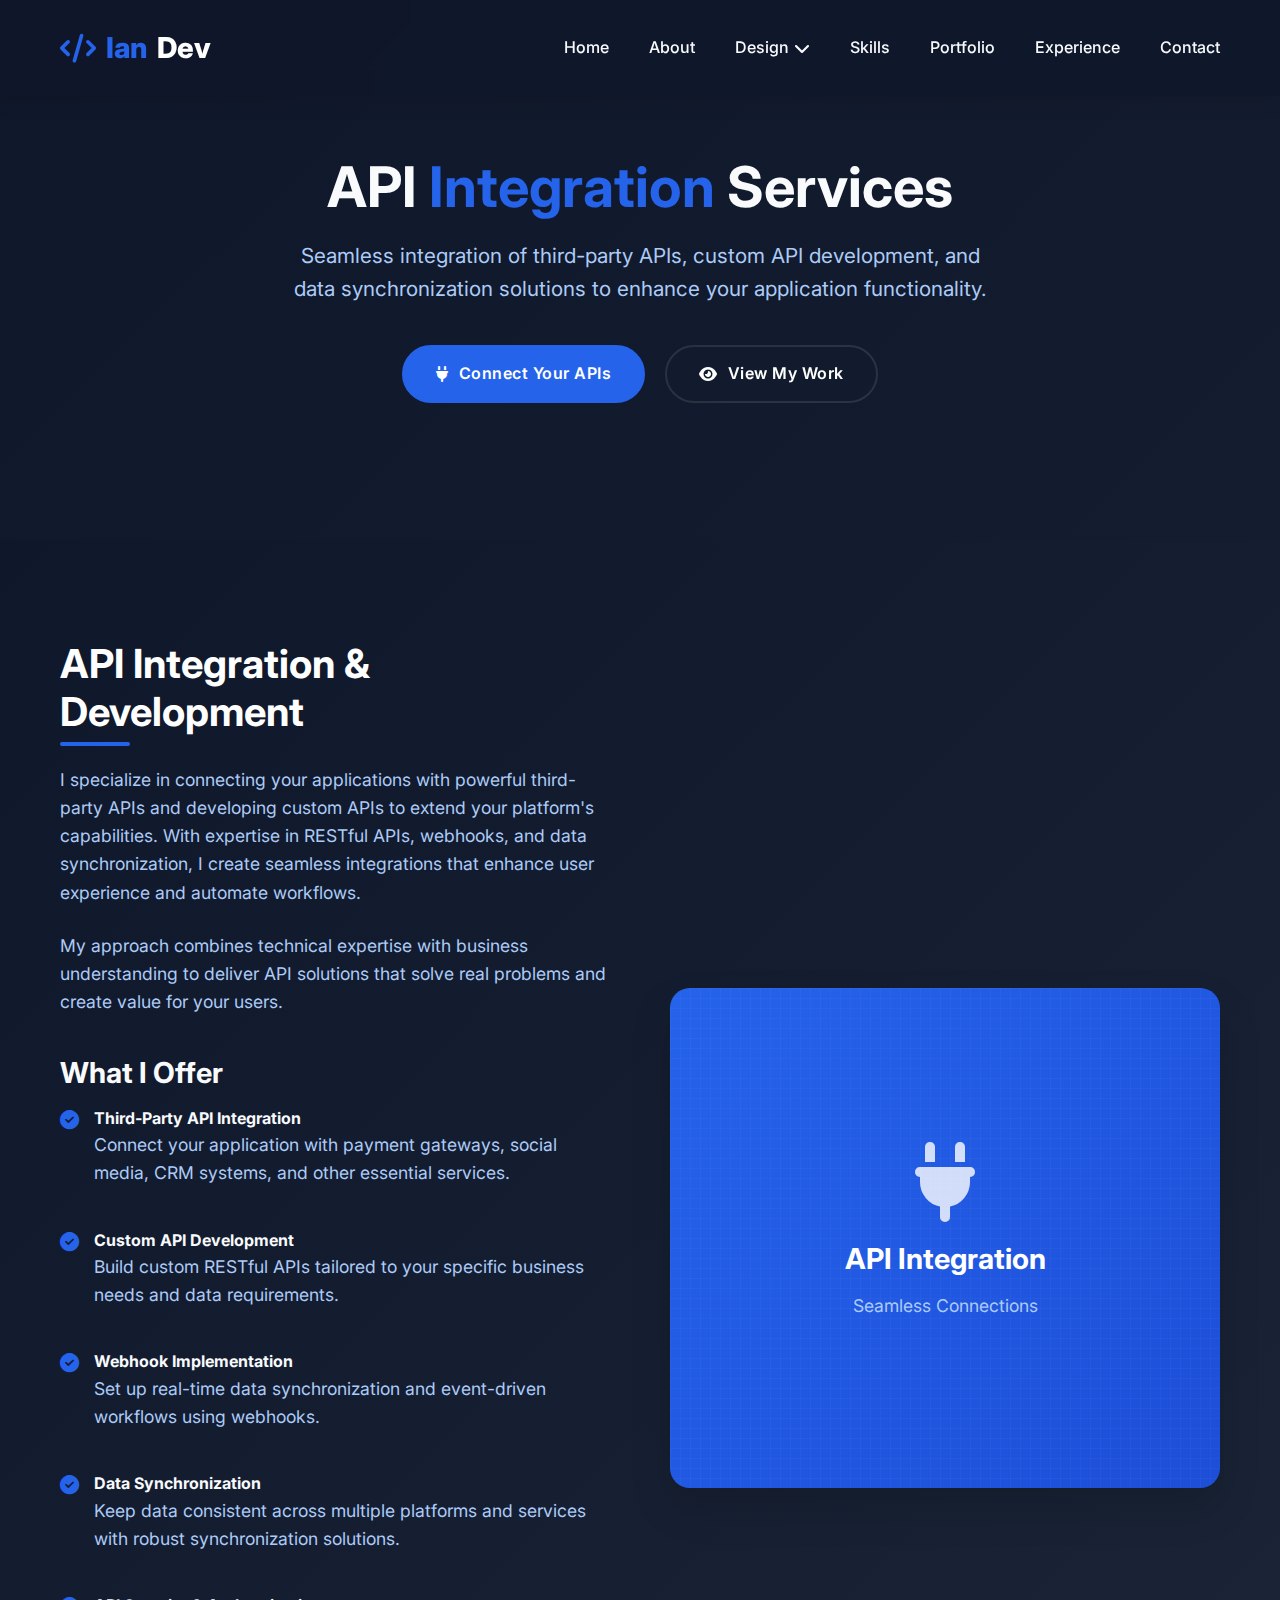
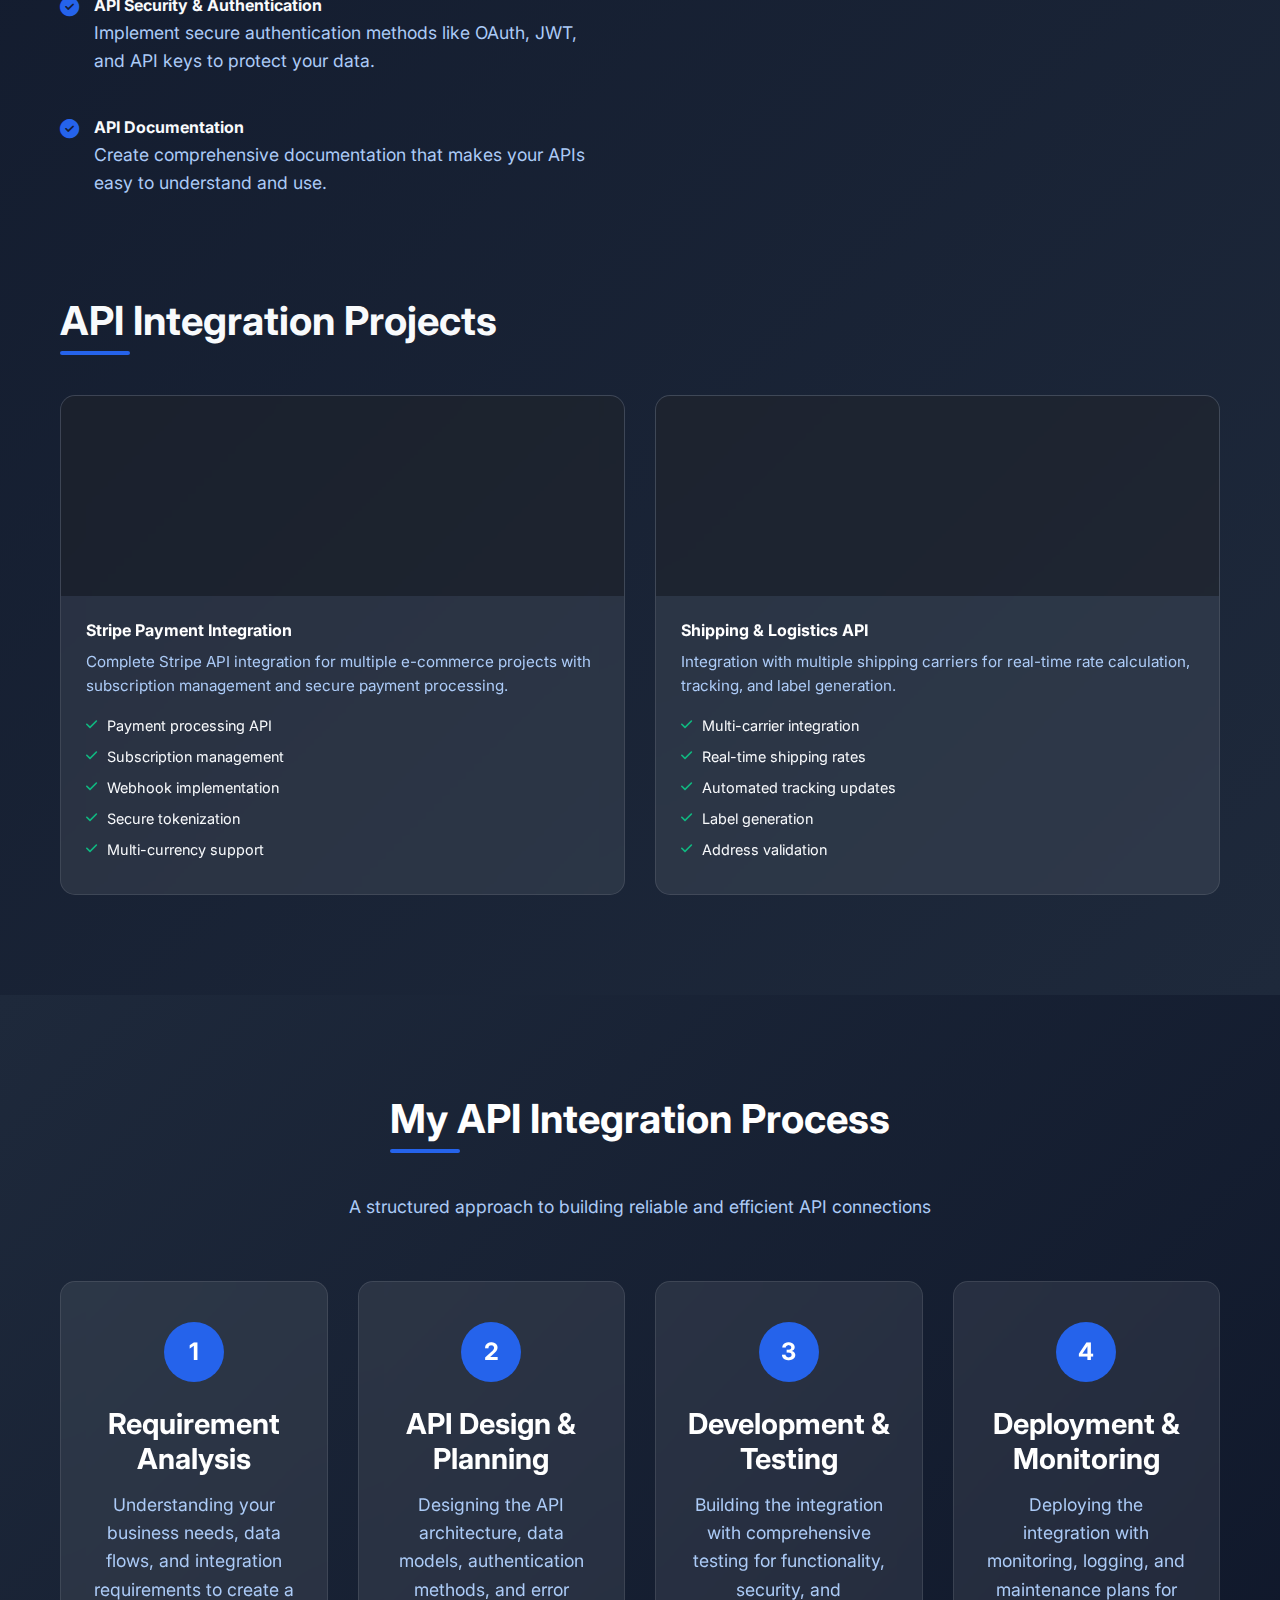
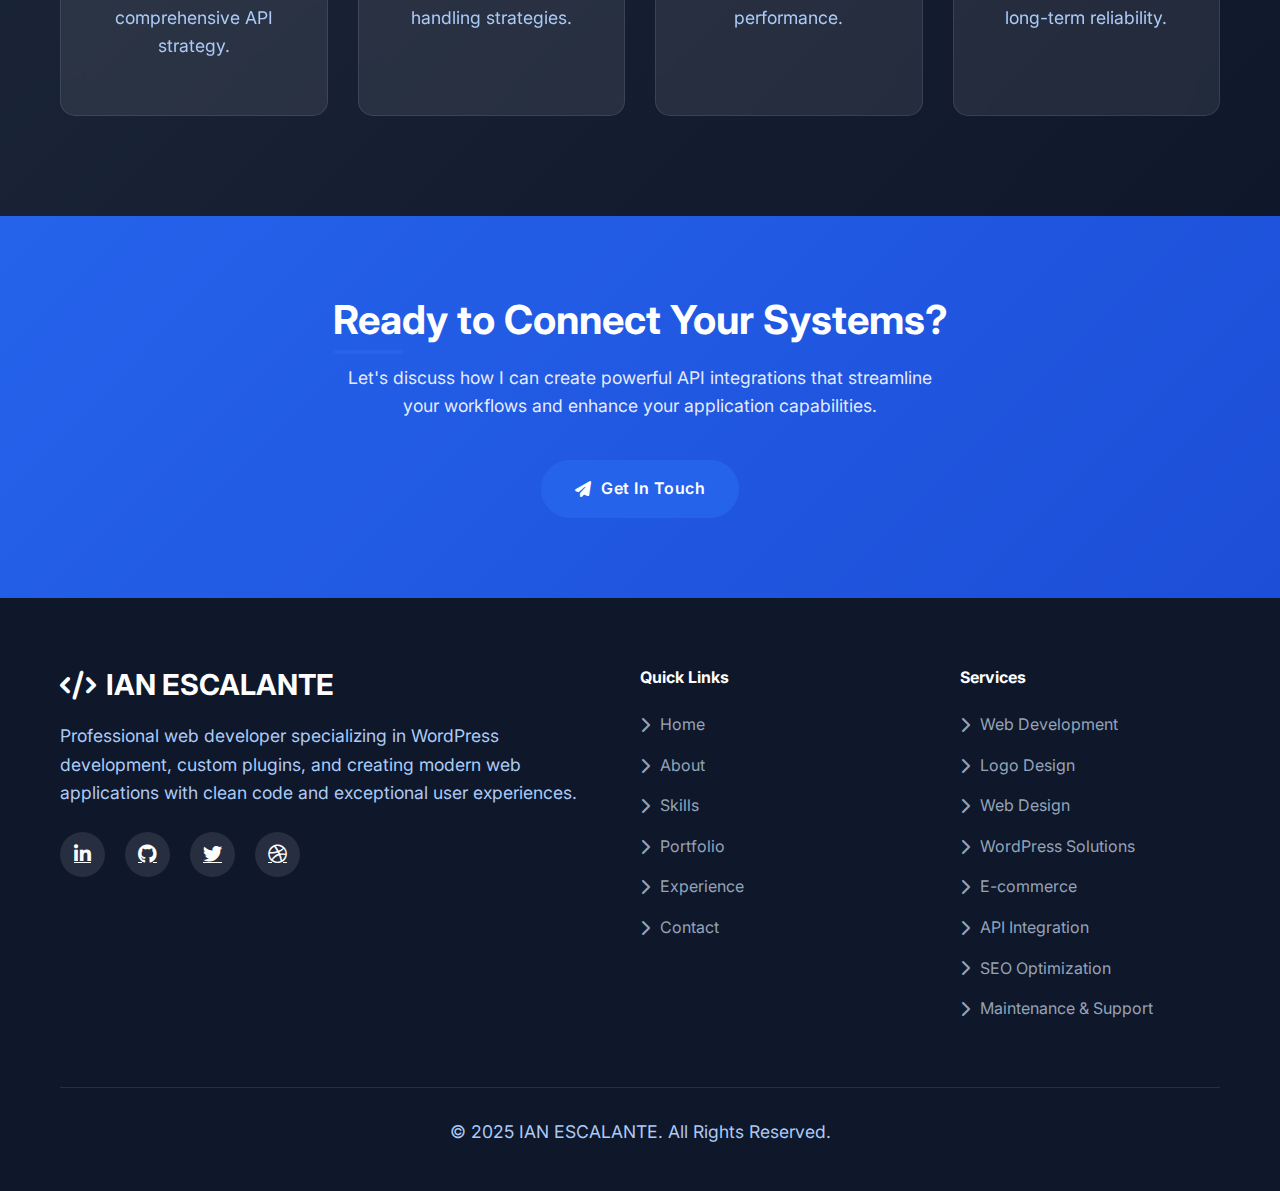
<file: Services/apiintegration.html>
<!DOCTYPE html>
<html lang="en">
<head>
    <meta charset="UTF-8">
    <meta name="viewport" content="width=device-width, initial-scale=1.0">
    <title>API Integration Services | IAN ESCALANTE</title>
    <link rel="stylesheet" href="https://cdnjs.cloudflare.com/ajax/libs/font-awesome/6.4.0/css/all.min.css">
    <link href="https://fonts.googleapis.com/css2?family=Inter:wght@300;400;500;600;700;800&display=swap" rel="stylesheet">
    <style>
        /* Keep all the existing CSS styles from webdevelopment.html */
        /* Only updating the content */
        
        :root {
            --primary: #2563EB;
            --primary-dark: #1D4ED8;
            --primary-light: #3B82F6;
            --secondary: #0F172A;
            --accent: #F59E0B;
            --light: #F8FAFC;
            --gray: #64748B;
            --dark: #1E293B;
            --success: #10B981;
            --glass: rgba(255, 255, 255, 0.08);
            --glass-border: rgba(255, 255, 255, 0.1);
            --transition: all 0.4s cubic-bezier(0.175, 0.885, 0.32, 1.275);
            --shadow: 0 10px 25px rgba(0, 0, 0, 0.1);
            --shadow-lg: 0 20px 40px rgba(0, 0, 0, 0.15);
        }
        
        * {
            margin: 0;
            padding: 0;
            box-sizing: border-box;
        }
        
        html {
            scroll-behavior: smooth;
        }
        
        body {
            font-family: 'Inter', sans-serif;
            background: linear-gradient(135deg, #0F172A 0%, #1E293B 100%);
            color: var(--light);
            line-height: 1.6;
            overflow-x: hidden;
        }
        
        .container {
            max-width: 1200px;
            margin: 0 auto;
            padding: 0 20px;
        }
        
        section {
            padding: 100px 0;
        }
        
        h1, h2, h3, h4, h5 {
            font-weight: 700;
            line-height: 1.2;
        }
        
        h1 {
            font-size: 4rem;
            margin-bottom: 20px;
            line-height: 1.1;
        }
        
        h2 {
            font-size: 2.5rem;
            margin-bottom: 50px;
            position: relative;
            display: inline-block;
        }
        
        h2:after {
            content: '';
            position: absolute;
            bottom: -10px;
            left: 0;
            width: 70px;
            height: 4px;
            background: var(--primary);
            border-radius: 2px;
        }
        
        h3 {
            font-size: 1.8rem;
            margin-bottom: 15px;
        }
        
        p {
            margin-bottom: 15px;
            color: #accbf7;
            font-size: 1.1rem;
        }
        
        .btn {
            display: inline-flex;
            align-items: center;
            gap: 10px;
            padding: 14px 32px;
            background: var(--primary);
            color: white;
            border-radius: 50px;
            text-decoration: none;
            font-weight: 600;
            transition: var(--transition);
            border: 2px solid var(--primary);
            cursor: pointer;
            font-size: 1rem;
            letter-spacing: 0.5px;
            backdrop-filter: blur(10px);
            position: relative;
            overflow: hidden;
            z-index: 1;
        }
        
        .btn:before {
            content: '';
            position: absolute;
            top: 0;
            left: 0;
            width: 0%;
            height: 100%;
            background: rgba(255, 255, 255, 0.1);
            transition: var(--transition);
            z-index: -1;
        }
        
        .btn:hover:before {
            width: 100%;
        }
        
        .btn:hover {
            background: transparent;
            color: white;
            transform: translateY(-3px);
            box-shadow: 0 10px 20px rgba(37, 99, 235, 0.3);
        }
        
        .btn-outline {
            background: transparent;
            color: white;
            border: 2px solid var(--glass-border);
            backdrop-filter: blur(10px);
        }
        
        .btn-outline:hover {
            background: var(--primary);
            color: white;
            border-color: var(--primary);
        }
        
        /* Header */
        header {
            position: fixed;
            top: 0;
            left: 0;
            width: 100%;
            z-index: 1000;
            padding: 25px 0;
            background: rgba(15, 23, 42, 0.8);
            box-shadow: 0 5px 20px rgba(0, 0, 0, 0.1);
            backdrop-filter: blur(10px);
            transition: var(--transition);
        }
        
        header.scrolled {
            padding: 15px 0;
            box-shadow: 0 5px 20px rgba(0, 0, 0, 0.2);
        }
        
        .header-container {
            display: flex;
            justify-content: space-between;
            align-items: center;
        }
        
        .logo {
            font-size: 1.8rem;
            font-weight: 800;
            color: var(--primary);
            text-decoration: none;
            display: flex;
            align-items: center;
            gap: 10px;
        }
        
        .logo span {
            color: white;
        }
        
        nav ul {
            display: flex;
            list-style: none;
        }
        
        nav li {
            margin-left: 40px;
            position: relative;
        }
        
        nav a {
            text-decoration: none;
            color: var(--light);
            font-weight: 500;
            position: relative;
            padding: 5px 0;
            transition: var(--transition);
            display: flex;
            align-items: center;
            gap: 5px;
        }
        
        nav a:after {
            content: '';
            position: absolute;
            bottom: 0;
            left: 0;
            width: 0;
            height: 2px;
            background: var(--primary);
            transition: var(--transition);
        }
        
        nav a:hover {
            color: var(--primary);
        }
        
        nav a:hover:after {
            width: 100%;
        }
        
        /* Dropdown Menu */
        .dropdown-menu {
            position: absolute;
            top: 100%;
            left: 0;
            background: rgba(15, 23, 42, 0.95);
            min-width: 200px;
            border-radius: 10px;
            box-shadow: var(--shadow-lg);
            padding: 10px 0;
            opacity: 0;
            visibility: hidden;
            transform: translateY(10px);
            transition: var(--transition);
            backdrop-filter: blur(10px);
            border: 1px solid var(--glass-border);
        }
        
        .dropdown:hover .dropdown-menu {
            opacity: 1;
            visibility: visible;
            transform: translateY(0);
        }
        
        .dropdown-menu li {
            margin: 0;
        }
        
        .dropdown-menu a {
            padding: 12px 20px;
            display: block;
            color: var(--light);
            transition: var(--transition);
        }
        
        .dropdown-menu a:hover {
            background: rgba(37, 99, 235, 0.2);
            color: var(--primary);
        }
        
        .mobile-menu {
            display: none;
            font-size: 1.5rem;
            cursor: pointer;
            color: white;
        }
        
        /* Hero Section */
        .hero {
            min-height: 60vh;
            position: relative;
            overflow: hidden;
            padding-top: 120px;
            display: flex;
            align-items: center;
            text-align: center;
        }
        
        .hero-content {
            max-width: 1000px;
            margin: 0 auto;
            position: relative;
            z-index: 3;
        }
        
        .hero h1 {
            font-size: 3.5rem;
            margin-bottom: 20px;
            line-height: 1.1;
        }
        
        .hero h1 span {
            color: var(--primary);
        }
        
        .hero p {
            font-size: 1.3rem;
            margin-bottom: 40px;
            max-width: 700px;
            margin-left: auto;
            margin-right: auto;
        }
        
        .hero-btns {
            display: flex;
            gap: 20px;
            margin-top: 40px;
            justify-content: center;
        }
        
        /* Service Details */
        .service-details {
            background: linear-gradient(135deg, #0F172A 0%, #1E293B 100%);
        }
        
        .service-container {
            display: grid;
            grid-template-columns: 1fr 1fr;
            gap: 60px;
            align-items: center;
        }
        
        .service-content h2 {
            color: white;
            margin-bottom: 30px;
        }
        
        .service-content p {
            margin-bottom: 25px;
        }
        
        .service-features {
            margin-top: 40px;
        }
        
        .feature-list {
            list-style: none;
        }
        
        .feature-list li {
            margin-bottom: 15px;
            display: flex;
            align-items: flex-start;
            gap: 15px;
        }
        
        .feature-list i {
            color: var(--primary);
            margin-top: 5px;
            font-size: 1.2rem;
        }
        
        .service-img {
            border-radius: 20px;
            overflow: hidden;
            box-shadow: var(--shadow-lg);
            position: relative;
            height: 500px;
            background: linear-gradient(135deg, var(--primary), var(--primary-dark));
            display: flex;
            align-items: center;
            justify-content: center;
        }
        
        .service-img:before {
            content: '';
            position: absolute;
            top: 0;
            left: 0;
            width: 100%;
            height: 100%;
            background: url('data:image/svg+xml,<svg xmlns="http://www.w3.org/2000/svg" viewBox="0 0 100 100" width="100" height="100" opacity="0.1"><defs><pattern id="grid" width="10" height="10" patternUnits="userSpaceOnUse"><path d="M 10 0 L 0 0 0 10" fill="none" stroke="white" stroke-width="0.5"/></pattern></defs><rect width="100" height="100" fill="url(%23grid)"/></svg>');
        }
        
        .service-img-content {
            text-align: center;
            color: white;
            z-index: 2;
            padding: 40px;
        }
        
        .service-img-content i {
            font-size: 5rem;
            margin-bottom: 20px;
            opacity: 0.8;
        }
        
        /* Process Section */
        .process {
            background: linear-gradient(135deg, #1E293B 0%, #0F172A 100%);
        }
        
        .process-header {
            text-align: center;
            margin-bottom: 60px;
        }
        
        .process-header h2 {
            color: white;
        }
        
        .process-steps {
            display: grid;
            grid-template-columns: repeat(auto-fit, minmax(250px, 1fr));
            gap: 30px;
        }
        
        .process-step {
            background: var(--glass);
            border-radius: 15px;
            padding: 40px 30px;
            text-align: center;
            transition: var(--transition);
            border: 1px solid var(--glass-border);
            backdrop-filter: blur(10px);
        }
        
        .process-step:hover {
            transform: translateY(-10px);
            box-shadow: var(--shadow-lg);
        }
        
        .step-number {
            width: 60px;
            height: 60px;
            background: var(--primary);
            color: white;
            border-radius: 50%;
            display: flex;
            align-items: center;
            justify-content: center;
            font-size: 1.5rem;
            font-weight: 700;
            margin: 0 auto 25px;
        }
        
        .process-step h3 {
            margin-bottom: 15px;
            color: white;
        }
        
        /* CTA Section */
        .cta {
            background: linear-gradient(135deg, var(--primary), var(--primary-dark));
            text-align: center;
            padding: 80px 0;
        }
        
        .cta h2 {
            color: white;
            margin-bottom: 20px;
        }
        
        .cta p {
            color: rgba(255, 255, 255, 0.9);
            max-width: 600px;
            margin: 0 auto 40px;
        }
        
        /* Footer */
        footer {
            background: var(--secondary);
            color: white;
            padding: 70px 0 30px;
        }
        
        .footer-container {
            display: grid;
            grid-template-columns: 2fr 1fr 1fr;
            gap: 60px;
            margin-bottom: 50px;
        }
        
        .footer-about h3 {
            color: white;
            margin-bottom: 20px;
            display: flex;
            align-items: center;
            gap: 10px;
        }
        
        .footer-about p {
            margin-bottom: 25px;
        }
        
        .footer-social {
            display: flex;
            gap: 20px;
            margin-top: 25px;
        }
        
        .footer-social a {
            display: flex;
            align-items: center;
            justify-content: center;
            width: 45px;
            height: 45px;
            border-radius: 50%;
            background: rgba(255, 255, 255, 0.1);
            color: white;
            font-size: 1.2rem;
            transition: var(--transition);
        }
        
        .footer-social a:hover {
            background: var(--primary);
            transform: translateY(-5px);
        }
        
        .footer-links h4 {
            color: white;
            margin-bottom: 25px;
        }
        
        .footer-links ul {
            list-style: none;
        }
        
        .footer-links li {
            margin-bottom: 15px;
        }
        
        .footer-links a {
            color: #94a3b8;
            text-decoration: none;
            transition: var(--transition);
            display: flex;
            align-items: center;
            gap: 10px;
        }
        
        .footer-links a:hover {
            color: var(--primary);
            padding-left: 5px;
        }
        
        .copyright {
            text-align: center;
            padding-top: 30px;
            border-top: 1px solid rgba(255, 255, 255, 0.1);
            color: #94a3b8;
            font-size: 0.9rem;
        }
        
        /* Back to top button */
        .back-to-top {
            position: fixed;
            bottom: 30px;
            right: 30px;
            width: 50px;
            height: 50px;
            background: var(--primary);
            color: white;
            border-radius: 50%;
            display: flex;
            align-items: center;
            justify-content: center;
            font-size: 1.2rem;
            box-shadow: var(--shadow);
            transition: var(--transition);
            z-index: 999;
            opacity: 0;
            visibility: hidden;
        }
        
        .back-to-top.active {
            opacity: 1;
            visibility: visible;
        }
        
        .back-to-top:hover {
            background: var(--primary-dark);
            transform: translateY(-5px);
        }
        
        /* Project Showcase */
        .project-showcase {
            margin-top: 60px;
        }
        
        .project-grid {
            display: grid;
            grid-template-columns: repeat(auto-fit, minmax(300px, 1fr));
            gap: 30px;
        }
        
        .project-card {
            background: var(--glass);
            border-radius: 15px;
            overflow: hidden;
            transition: var(--transition);
            border: 1px solid var(--glass-border);
            backdrop-filter: blur(10px);
        }
        
        .project-card:hover {
            transform: translateY(-10px);
            box-shadow: var(--shadow-lg);
        }
        
        .project-image {
            height: 200px;
            background-size: cover;
            background-position: center;
            display: flex;
            align-items: center;
            justify-content: center;
            position: relative;
        }
        
        .project-image:after {
            content: '';
            position: absolute;
            top: 0;
            left: 0;
            width: 100%;
            height: 100%;
            background: rgba(0, 0, 0, 0.3);
        }
        
        .project-content {
            padding: 25px;
        }
        
        .project-content h4 {
            color: white;
            margin-bottom: 10px;
        }
        
        .project-content p {
            font-size: 0.95rem;
            margin-bottom: 15px;
        }
        
        .project-features {
            list-style: none;
            margin-top: 15px;
        }
        
        .project-features li {
            margin-bottom: 8px;
            display: flex;
            align-items: center;
            gap: 10px;
            font-size: 0.9rem;
        }
        
        .project-features i {
            color: var(--success);
            font-size: 0.8rem;
        }
        
        /* Responsive Design */
        @media (max-width: 992px) {
            h1 {
                font-size: 3rem;
            }
            
            h2 {
                font-size: 2rem;
            }
            
            .hero h1 {
                font-size: 2.5rem;
            }
            
            .hero p {
                font-size: 1.1rem;
            }
            
            .service-container {
                grid-template-columns: 1fr;
                gap: 40px;
            }
            
            .footer-container {
                grid-template-columns: 1fr 1fr;
            }
        }
        
        @media (max-width: 768px) {
            nav ul {
                display: none;
                position: absolute;
                top: 80px;
                left: 0;
                width: 100%;
                background: rgba(15, 23, 42, 0.95);
                flex-direction: column;
                align-items: center;
                padding: 20px 0;
                box-shadow: 0 10px 20px rgba(0,0,0,0.1);
                backdrop-filter: blur(10px);
            }
            
            nav ul.active {
                display: flex;
            }
            
            nav li {
                margin: 10px 0;
            }
            
            .dropdown-menu {
                position: static;
                opacity: 1;
                visibility: visible;
                transform: none;
                background: transparent;
                box-shadow: none;
                padding: 0;
                margin-top: 10px;
            }
            
            .dropdown-menu li {
                margin: 5px 0;
            }
            
            .mobile-menu {
                display: block;
            }
            
            .footer-container {
                grid-template-columns: 1fr;
            }
            
            .hero-btns {
                flex-direction: column;
                align-items: center;
            }
        }
    </style>
</head>
<body>
    <!-- Header -->
    <header id="header">
        <div class="container header-container">
            <a href="../index.html" class="logo">
                <i class="fas fa-code"></i>
                Ian<span>Dev</span>
            </a>
            <div class="mobile-menu">
                <i class="fas fa-bars"></i>
            </div>
            <nav>
                <ul>
                    <li><a href="../index.html#home">Home</a></li>
                    <li><a href="../index.html#about">About</a></li>
                    <li class="dropdown">
                        <a href="../design.html">Design <i class="fas fa-chevron-down"></i></a>
                        <ul class="dropdown-menu">
                            <li><a href="../logodesign.html">Logo Design</a></li>
                            <li><a href="../webdesign.html">Web Design</a></li>
                        </ul>
                    </li>
                    <li><a href="../index.html#skills">Skills</a></li>
                    <li><a href="../index.html#portfolio">Portfolio</a></li>
                    <li><a href="../index.html#experience">Experience</a></li>
                    <li><a href="../index.html#contact">Contact</a></li>
                </ul>
            </nav>
        </div>
    </header>

    <!-- Hero Section -->
    <section class="hero">
        <div class="container">
            <div class="hero-content">
                <h1>API <span>Integration</span> Services</h1>
                <p>Seamless integration of third-party APIs, custom API development, and data synchronization solutions to enhance your application functionality.</p>
                <div class="hero-btns">
                    <a href="#contact" class="btn">
                        <i class="fas fa-plug"></i>
                        Connect Your APIs
                    </a>
                    <a href="../index.html#portfolio" class="btn btn-outline">
                        <i class="fas fa-eye"></i>
                        View My Work
                    </a>
                </div>
            </div>
        </div>
    </section>

    <!-- Service Details -->
    <section class="service-details">
        <div class="container">
            <div class="service-container">
                <div class="service-content">
                    <h2>API Integration & Development</h2>
                    <p>I specialize in connecting your applications with powerful third-party APIs and developing custom APIs to extend your platform's capabilities. With expertise in RESTful APIs, webhooks, and data synchronization, I create seamless integrations that enhance user experience and automate workflows.</p>
                    <p>My approach combines technical expertise with business understanding to deliver API solutions that solve real problems and create value for your users.</p>
                    
                    <div class="service-features">
                        <h3>What I Offer</h3>
                        <ul class="feature-list">
                            <li>
                                <i class="fas fa-check-circle"></i>
                                <div>
                                    <strong>Third-Party API Integration</strong>
                                    <p>Connect your application with payment gateways, social media, CRM systems, and other essential services.</p>
                                </div>
                            </li>
                            <li>
                                <i class="fas fa-check-circle"></i>
                                <div>
                                    <strong>Custom API Development</strong>
                                    <p>Build custom RESTful APIs tailored to your specific business needs and data requirements.</p>
                                </div>
                            </li>
                            <li>
                                <i class="fas fa-check-circle"></i>
                                <div>
                                    <strong>Webhook Implementation</strong>
                                    <p>Set up real-time data synchronization and event-driven workflows using webhooks.</p>
                                </div>
                            </li>
                            <li>
                                <i class="fas fa-check-circle"></i>
                                <div>
                                    <strong>Data Synchronization</strong>
                                    <p>Keep data consistent across multiple platforms and services with robust synchronization solutions.</p>
                                </div>
                            </li>
                            <li>
                                <i class="fas fa-check-circle"></i>
                                <div>
                                    <strong>API Security & Authentication</strong>
                                    <p>Implement secure authentication methods like OAuth, JWT, and API keys to protect your data.</p>
                                </div>
                            </li>
                            <li>
                                <i class="fas fa-check-circle"></i>
                                <div>
                                    <strong>API Documentation</strong>
                                    <p>Create comprehensive documentation that makes your APIs easy to understand and use.</p>
                                </div>
                            </li>
                        </ul>
                    </div>
                </div>
                
                <div class="service-img">
                    <div class="service-img-content">
                        <i class="fas fa-plug"></i>
                        <h3>API Integration</h3>
                        <p>Seamless Connections</p>
                    </div>
                </div>
            </div>
            
            <!-- Project Showcase -->
            <div class="project-showcase">
                <h2>API Integration Projects</h2>
                <div class="project-grid">
                    <div class="project-card">
                        <div class="project-image" style="background-image: url('https://images.unsplash.com/photo-1558494949-ef010cbdcc31?ixlib=rb-1.2.1&auto=format&fit=crop&w=500&q=60')">
                            <!-- You can replace this URL with your actual project image -->
                        </div>
                        <div class="project-content">
                            <h4>Stripe Payment Integration</h4>
                            <p>Complete Stripe API integration for multiple e-commerce projects with subscription management and secure payment processing.</p>
                            <ul class="project-features">
                                <li><i class="fas fa-check"></i> Payment processing API</li>
                                <li><i class="fas fa-check"></i> Subscription management</li>
                                <li><i class="fas fa-check"></i> Webhook implementation</li>
                                <li><i class="fas fa-check"></i> Secure tokenization</li>
                                <li><i class="fas fa-check"></i> Multi-currency support</li>
                            </ul>
                        </div>
                    </div>
                    
                    <div class="project-card">
                        <div class="project-image" style="background-image: url('https://images.unsplash.com/photo-1551288049-bebda4e38f71?ixlib=rb-1.2.1&auto=format&fit=crop&w=500&q=60')">
                            <!-- You can replace this URL with your actual project image -->
                        </div>
                        <div class="project-content">
                            <h4>Shipping & Logistics API</h4>
                            <p>Integration with multiple shipping carriers for real-time rate calculation, tracking, and label generation.</p>
                            <ul class="project-features">
                                <li><i class="fas fa-check"></i> Multi-carrier integration</li>
                                <li><i class="fas fa-check"></i> Real-time shipping rates</li>
                                <li><i class="fas fa-check"></i> Automated tracking updates</li>
                                <li><i class="fas fa-check"></i> Label generation</li>
                                <li><i class="fas fa-check"></i> Address validation</li>
                            </ul>
                        </div>
                    </div>
                </div>
            </div>
        </div>
    </section>

    <!-- Process Section -->
    <section class="process">
        <div class="container">
            <div class="process-header">
                <h2>My API Integration Process</h2>
                <p>A structured approach to building reliable and efficient API connections</p>
            </div>
            
            <div class="process-steps">
                <div class="process-step">
                    <div class="step-number">1</div>
                    <h3>Requirement Analysis</h3>
                    <p>Understanding your business needs, data flows, and integration requirements to create a comprehensive API strategy.</p>
                </div>
                
                <div class="process-step">
                    <div class="step-number">2</div>
                    <h3>API Design & Planning</h3>
                    <p>Designing the API architecture, data models, authentication methods, and error handling strategies.</p>
                </div>
                
                <div class="process-step">
                    <div class="step-number">3</div>
                    <h3>Development & Testing</h3>
                    <p>Building the integration with comprehensive testing for functionality, security, and performance.</p>
                </div>
                
                <div class="process-step">
                    <div class="step-number">4</div>
                    <h3>Deployment & Monitoring</h3>
                    <p>Deploying the integration with monitoring, logging, and maintenance plans for long-term reliability.</p>
                </div>
            </div>
        </div>
    </section>

    <!-- CTA Section -->
    <section class="cta" id="contact">
        <div class="container">
            <h2>Ready to Connect Your Systems?</h2>
            <p>Let's discuss how I can create powerful API integrations that streamline your workflows and enhance your application capabilities.</p>
            <a href="../index.html#contact" class="btn">
                <i class="fas fa-paper-plane"></i>
                Get In Touch
            </a>
        </div>
    </section>

    <!-- Footer -->
    <footer>
        <div class="container">
            <div class="footer-container">
                <div class="footer-about">
                    <h3>
                        <i class="fas fa-code"></i>
                        IAN ESCALANTE
                    </h3>
                    <p>Professional web developer specializing in WordPress development, custom plugins, and creating modern web applications with clean code and exceptional user experiences.</p>
                    <div class="footer-social">
                        <a href="#"><i class="fab fa-linkedin-in"></i></a>
                        <a href="#"><i class="fab fa-github"></i></a>
                        <a href="#"><i class="fab fa-twitter"></i></a>
                        <a href="#"><i class="fab fa-dribbble"></i></a>
                    </div>
                </div>
                <div class="footer-links">
                    <h4>Quick Links</h4>
                    <ul>
                        <li><a href="../index.html#home"><i class="fas fa-chevron-right"></i> Home</a></li>
                        <li><a href="../index.html#about"><i class="fas fa-chevron-right"></i> About</a></li>
                        <li><a href="../index.html#skills"><i class="fas fa-chevron-right"></i> Skills</a></li>
                        <li><a href="../index.html#portfolio"><i class="fas fa-chevron-right"></i> Portfolio</a></li>
                        <li><a href="../index.html#experience"><i class="fas fa-chevron-right"></i> Experience</a></li>
                        <li><a href="../index.html#contact"><i class="fas fa-chevron-right"></i> Contact</a></li>
                    </ul>
                </div>
                <div class="footer-links">
                    <h4>Services</h4>
                    <ul>
                        <li><a href="../Services/webdevelopment.html"><i class="fas fa-chevron-right"></i> Web Development</a></li>
                        <li><a href="../design.html#logo-design"><i class="fas fa-chevron-right"></i> Logo Design</a></li>
                        <li><a href="../design.html#web-design"><i class="fas fa-chevron-right"></i> Web Design</a></li>
                        <li><a href="../Services/wordpresssolutions.html"><i class="fas fa-chevron-right"></i> WordPress Solutions</a></li>
                        <li><a href="../Services/e-commerce.html"><i class="fas fa-chevron-right"></i> E-commerce</a></li>
                        <li><a href="../Services/apiintegration.html"><i class="fas fa-chevron-right"></i> API Integration</a></li>
                        <li><a href="../Services/seooptimization.html"><i class="fas fa-chevron-right"></i> SEO Optimization</a></li>
                        <li><a href="../Services/maintenancesupport.html"><i class="fas fa-chevron-right"></i> Maintenance & Support</a></li>
                    </ul>
                </div>
            </div>
            <div class="copyright">
                <p>&copy; 2025 IAN ESCALANTE. All Rights Reserved.</p>
            </div>
        </div>
    </footer>

    <!-- Back to Top Button -->
    <a href="#" class="back-to-top" id="backToTop">
        <i class="fas fa-arrow-up"></i>
    </a>

    <script>
        // Header scroll effect
        window.addEventListener('scroll', function() {
            const header = document.getElementById('header');
            const backToTop = document.getElementById('backToTop');
            
            if (window.scrollY > 50) {
                header.classList.add('scrolled');
            } else {
                header.classList.remove('scrolled');
            }
            
            if (window.scrollY > 500) {
                backToTop.classList.add('active');
            } else {
                backToTop.classList.remove('active');
            }
        });
        
        // Smooth scrolling for anchor links
        document.querySelectorAll('a[href^="#"]').forEach(anchor => {
            anchor.addEventListener('click', function (e) {
                e.preventDefault();
                
                const target = document.querySelector(this.getAttribute('href'));
                if (target) {
                    window.scrollTo({
                        top: target.offsetTop - 80,
                        behavior: 'smooth'
                    });
                }
            });
        });
        
        // Mobile menu toggle
        const mobileMenu = document.querySelector('.mobile-menu');
        const nav = document.querySelector('nav ul');
        
        mobileMenu.addEventListener('click', function() {
            nav.classList.toggle('active');
        });
        
        // Fix for back to top button
        document.getElementById('backToTop').addEventListener('click', function(e) {
            e.preventDefault();
            window.scrollTo({
                top: 0,
                behavior: 'smooth'
            });
        });
    </script>
</body>
</html>
</file>
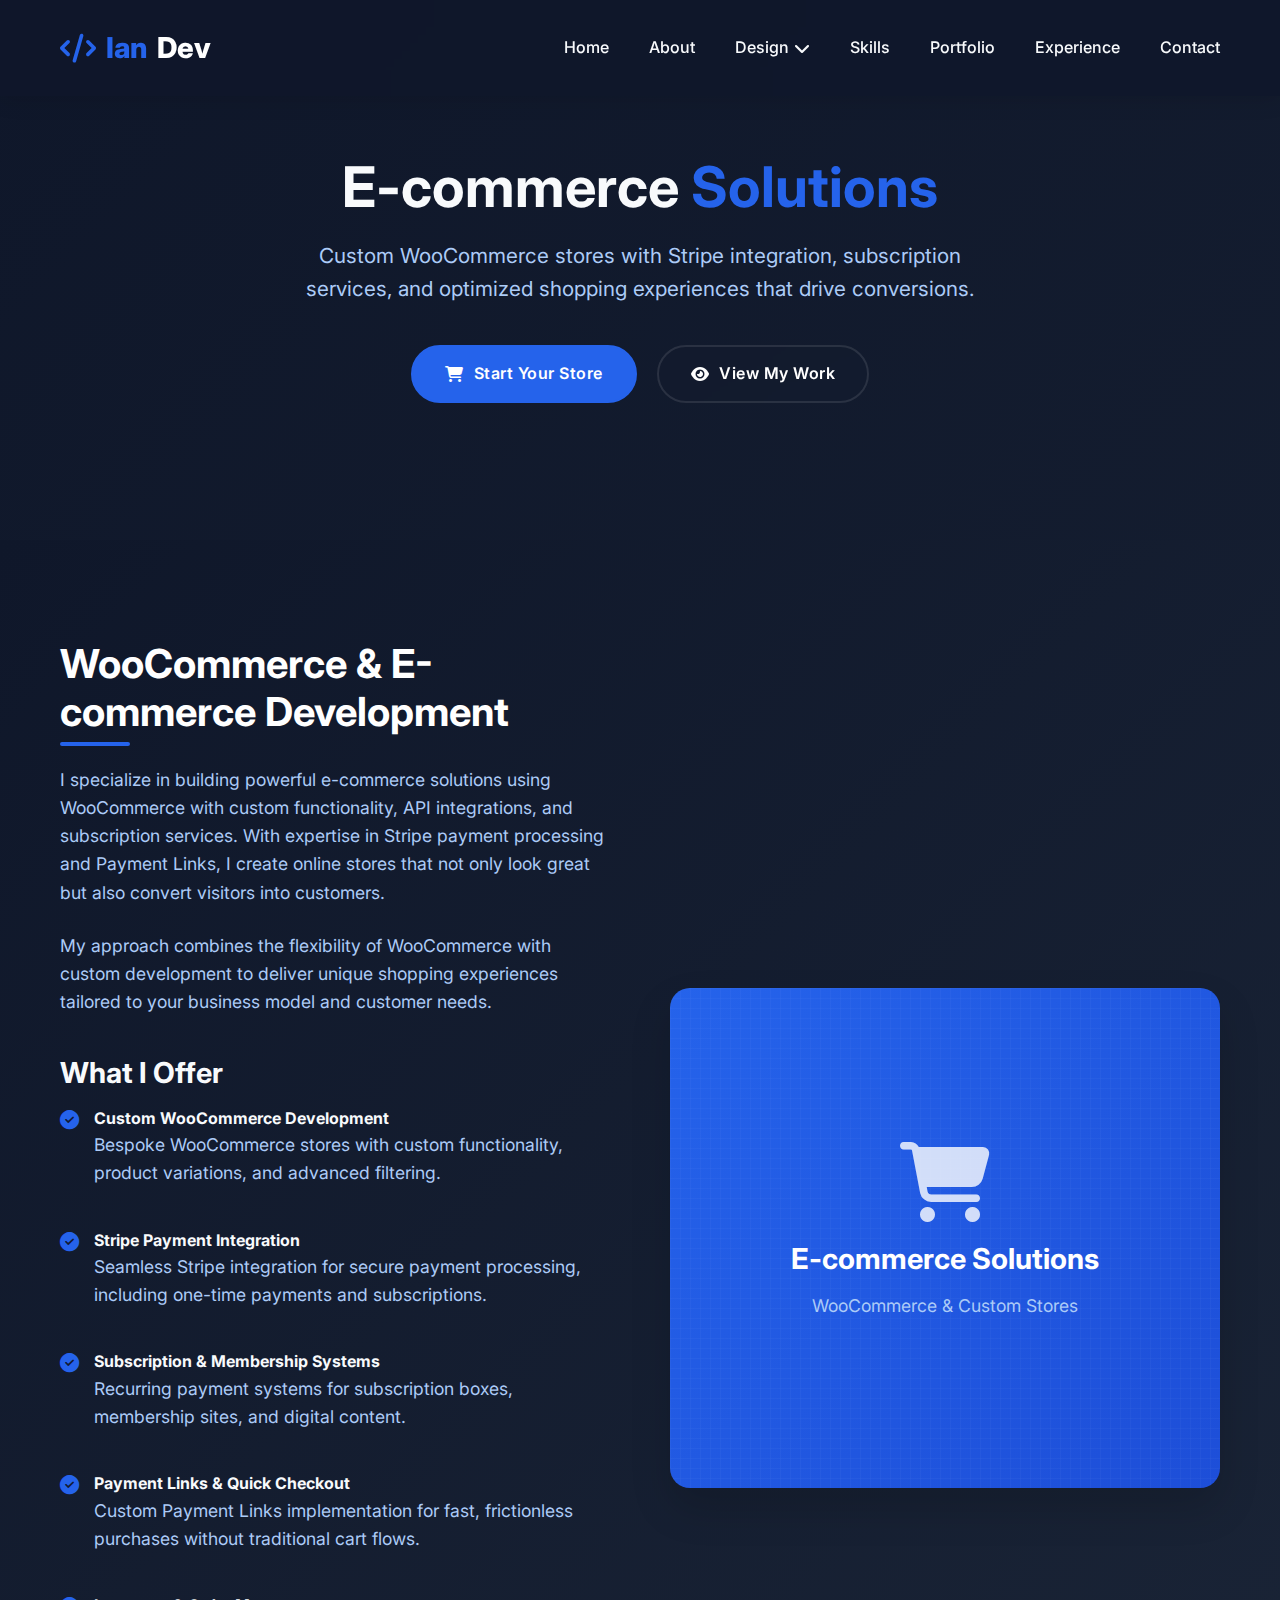
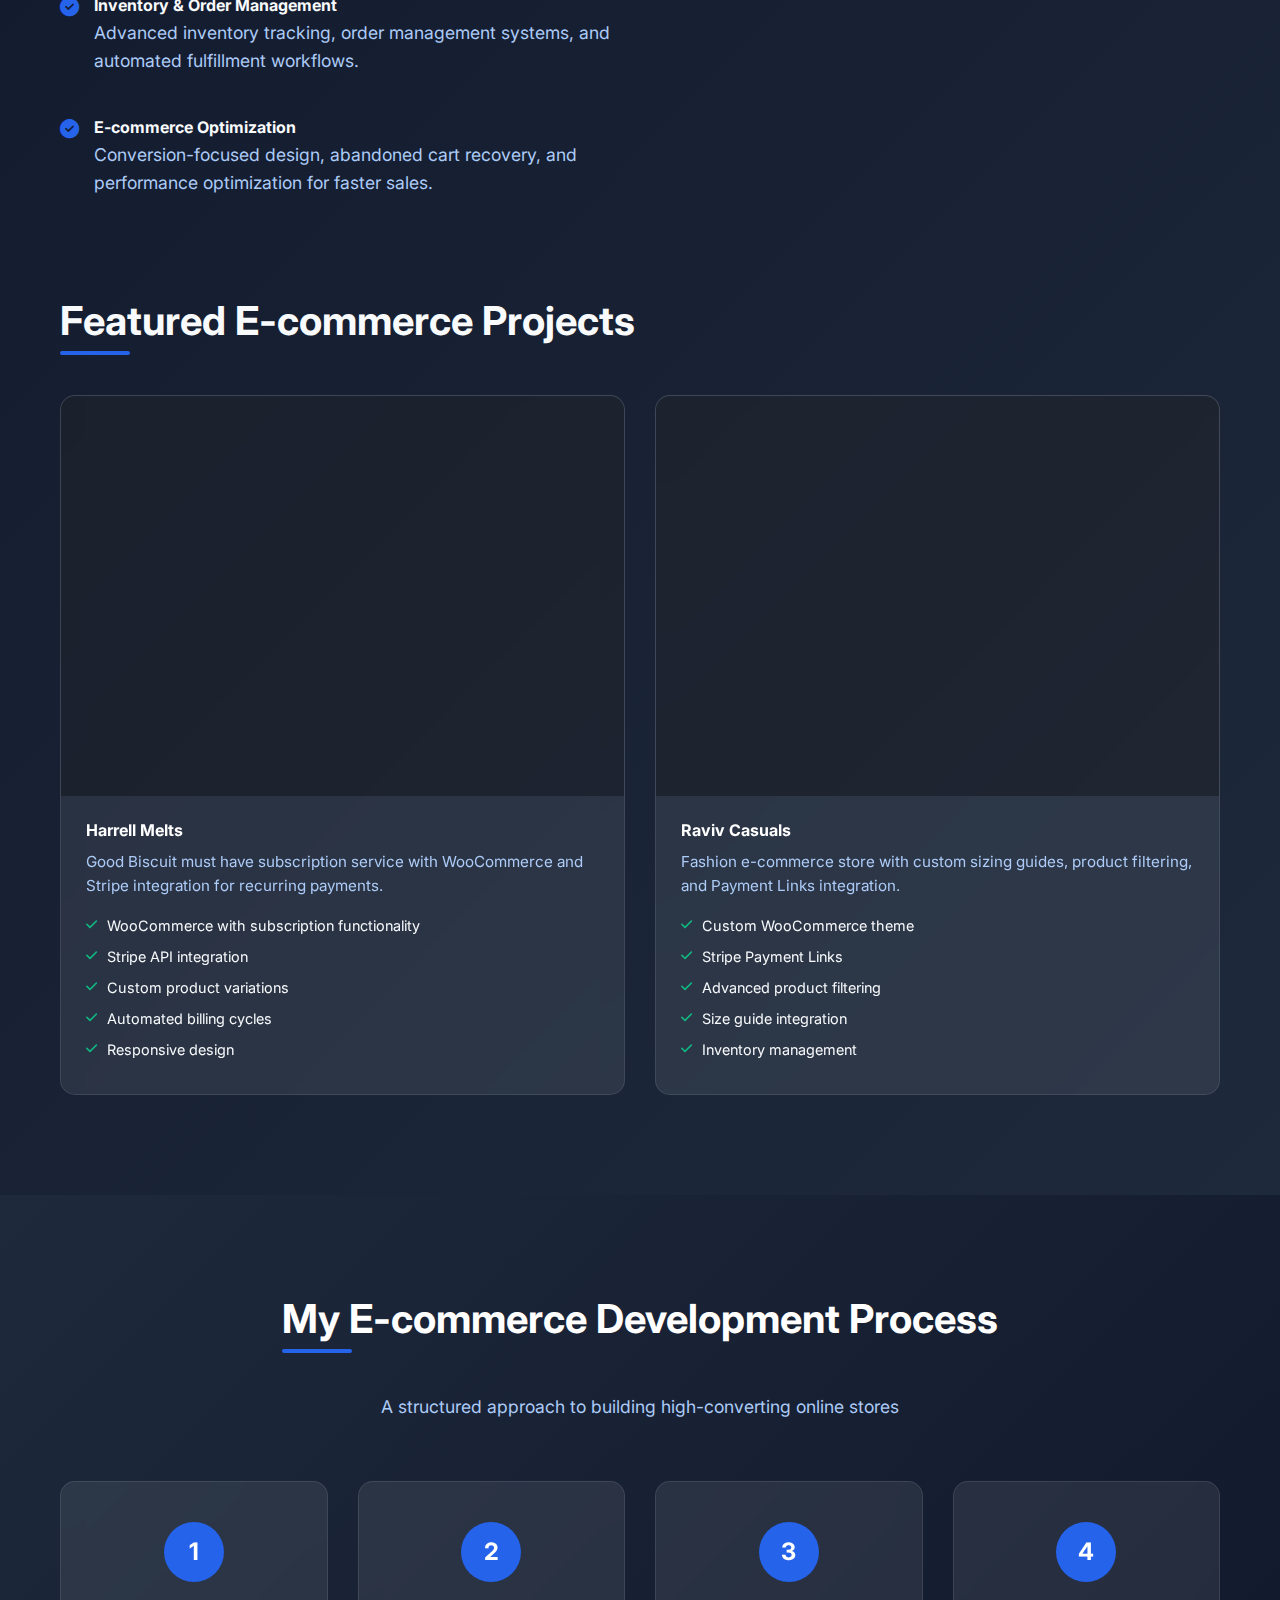
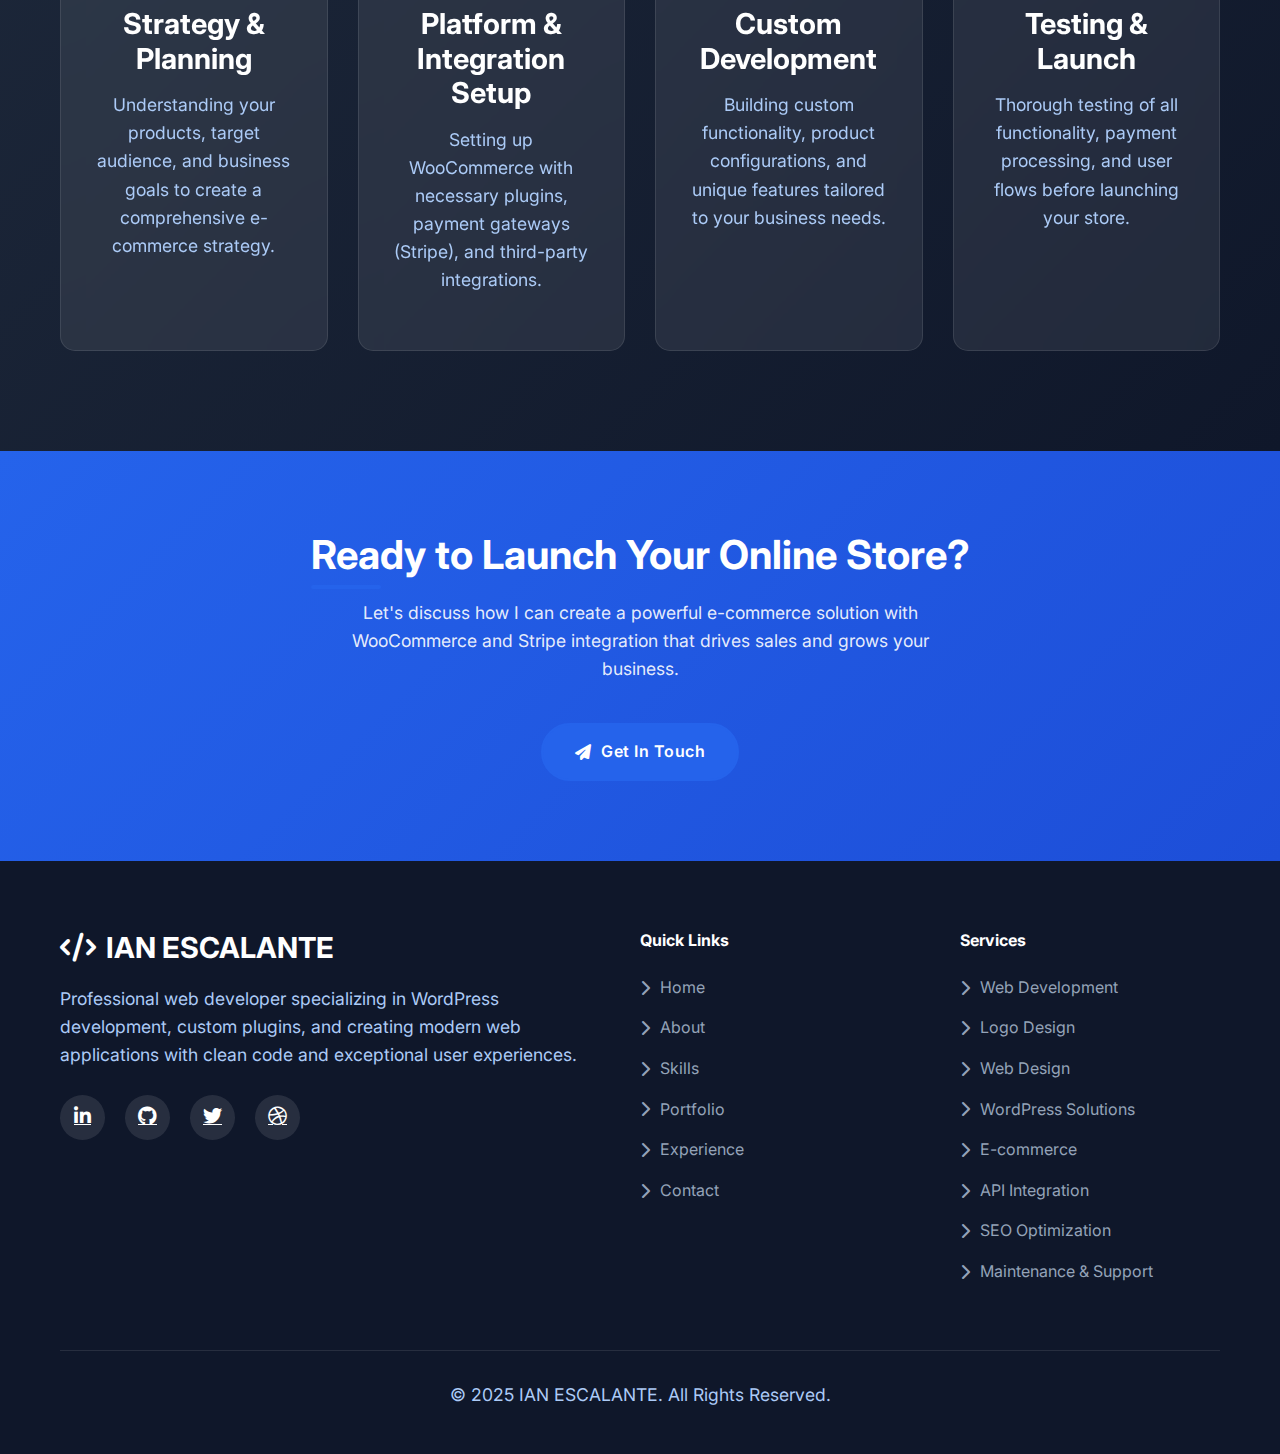
<file: Services/e-commerce.html>
<!DOCTYPE html>
<html lang="en">
<head>
    <meta charset="UTF-8">
    <meta name="viewport" content="width=device-width, initial-scale=1.0">
    <title>E-commerce Solutions | IAN ESCALANTE</title>
    <link rel="stylesheet" href="https://cdnjs.cloudflare.com/ajax/libs/font-awesome/6.4.0/css/all.min.css">
    <link href="https://fonts.googleapis.com/css2?family=Inter:wght@300;400;500;600;700;800&display=swap" rel="stylesheet">
    <style>
        /* Keep all the existing CSS styles from webdevelopment.html */
        /* Only updating the content */
        
        :root {
            --primary: #2563EB;
            --primary-dark: #1D4ED8;
            --primary-light: #3B82F6;
            --secondary: #0F172A;
            --accent: #F59E0B;
            --light: #F8FAFC;
            --gray: #64748B;
            --dark: #1E293B;
            --success: #10B981;
            --glass: rgba(255, 255, 255, 0.08);
            --glass-border: rgba(255, 255, 255, 0.1);
            --transition: all 0.4s cubic-bezier(0.175, 0.885, 0.32, 1.275);
            --shadow: 0 10px 25px rgba(0, 0, 0, 0.1);
            --shadow-lg: 0 20px 40px rgba(0, 0, 0, 0.15);
        }
        
        * {
            margin: 0;
            padding: 0;
            box-sizing: border-box;
        }
        
        html {
            scroll-behavior: smooth;
        }
        
        body {
            font-family: 'Inter', sans-serif;
            background: linear-gradient(135deg, #0F172A 0%, #1E293B 100%);
            color: var(--light);
            line-height: 1.6;
            overflow-x: hidden;
        }
        
        .container {
            max-width: 1200px;
            margin: 0 auto;
            padding: 0 20px;
        }
        
        section {
            padding: 100px 0;
        }
        
        h1, h2, h3, h4, h5 {
            font-weight: 700;
            line-height: 1.2;
        }
        
        h1 {
            font-size: 4rem;
            margin-bottom: 20px;
            line-height: 1.1;
        }
        
        h2 {
            font-size: 2.5rem;
            margin-bottom: 50px;
            position: relative;
            display: inline-block;
        }
        
        h2:after {
            content: '';
            position: absolute;
            bottom: -10px;
            left: 0;
            width: 70px;
            height: 4px;
            background: var(--primary);
            border-radius: 2px;
        }
        
        h3 {
            font-size: 1.8rem;
            margin-bottom: 15px;
        }
        
        p {
            margin-bottom: 15px;
            color: #accbf7;
            font-size: 1.1rem;
        }
        
        .btn {
            display: inline-flex;
            align-items: center;
            gap: 10px;
            padding: 14px 32px;
            background: var(--primary);
            color: white;
            border-radius: 50px;
            text-decoration: none;
            font-weight: 600;
            transition: var(--transition);
            border: 2px solid var(--primary);
            cursor: pointer;
            font-size: 1rem;
            letter-spacing: 0.5px;
            backdrop-filter: blur(10px);
            position: relative;
            overflow: hidden;
            z-index: 1;
        }
        
        .btn:before {
            content: '';
            position: absolute;
            top: 0;
            left: 0;
            width: 0%;
            height: 100%;
            background: rgba(255, 255, 255, 0.1);
            transition: var(--transition);
            z-index: -1;
        }
        
        .btn:hover:before {
            width: 100%;
        }
        
        .btn:hover {
            background: transparent;
            color: white;
            transform: translateY(-3px);
            box-shadow: 0 10px 20px rgba(37, 99, 235, 0.3);
        }
        
        .btn-outline {
            background: transparent;
            color: white;
            border: 2px solid var(--glass-border);
            backdrop-filter: blur(10px);
        }
        
        .btn-outline:hover {
            background: var(--primary);
            color: white;
            border-color: var(--primary);
        }
        
        /* Header */
        header {
            position: fixed;
            top: 0;
            left: 0;
            width: 100%;
            z-index: 1000;
            padding: 25px 0;
            background: rgba(15, 23, 42, 0.8);
            box-shadow: 0 5px 20px rgba(0, 0, 0, 0.1);
            backdrop-filter: blur(10px);
            transition: var(--transition);
        }
        
        header.scrolled {
            padding: 15px 0;
            box-shadow: 0 5px 20px rgba(0, 0, 0, 0.2);
        }
        
        .header-container {
            display: flex;
            justify-content: space-between;
            align-items: center;
        }
        
        .logo {
            font-size: 1.8rem;
            font-weight: 800;
            color: var(--primary);
            text-decoration: none;
            display: flex;
            align-items: center;
            gap: 10px;
        }
        
        .logo span {
            color: white;
        }
        
        nav ul {
            display: flex;
            list-style: none;
        }
        
        nav li {
            margin-left: 40px;
            position: relative;
        }
        
        nav a {
            text-decoration: none;
            color: var(--light);
            font-weight: 500;
            position: relative;
            padding: 5px 0;
            transition: var(--transition);
            display: flex;
            align-items: center;
            gap: 5px;
        }
        
        nav a:after {
            content: '';
            position: absolute;
            bottom: 0;
            left: 0;
            width: 0;
            height: 2px;
            background: var(--primary);
            transition: var(--transition);
        }
        
        nav a:hover {
            color: var(--primary);
        }
        
        nav a:hover:after {
            width: 100%;
        }
        
        /* Dropdown Menu */
        .dropdown-menu {
            position: absolute;
            top: 100%;
            left: 0;
            background: rgba(15, 23, 42, 0.95);
            min-width: 200px;
            border-radius: 10px;
            box-shadow: var(--shadow-lg);
            padding: 10px 0;
            opacity: 0;
            visibility: hidden;
            transform: translateY(10px);
            transition: var(--transition);
            backdrop-filter: blur(10px);
            border: 1px solid var(--glass-border);
        }
        
        .dropdown:hover .dropdown-menu {
            opacity: 1;
            visibility: visible;
            transform: translateY(0);
        }
        
        .dropdown-menu li {
            margin: 0;
        }
        
        .dropdown-menu a {
            padding: 12px 20px;
            display: block;
            color: var(--light);
            transition: var(--transition);
        }
        
        .dropdown-menu a:hover {
            background: rgba(37, 99, 235, 0.2);
            color: var(--primary);
        }
        
        .mobile-menu {
            display: none;
            font-size: 1.5rem;
            cursor: pointer;
            color: white;
        }
        
        /* Hero Section */
        .hero {
            min-height: 60vh;
            position: relative;
            overflow: hidden;
            padding-top: 120px;
            display: flex;
            align-items: center;
            text-align: center;
        }
        
        .hero-content {
            max-width: 1000px;
            margin: 0 auto;
            position: relative;
            z-index: 3;
        }
        
        .hero h1 {
            font-size: 3.5rem;
            margin-bottom: 20px;
            line-height: 1.1;
        }
        
        .hero h1 span {
            color: var(--primary);
        }
        
        .hero p {
            font-size: 1.3rem;
            margin-bottom: 40px;
            max-width: 700px;
            margin-left: auto;
            margin-right: auto;
        }
        
        .hero-btns {
            display: flex;
            gap: 20px;
            margin-top: 40px;
            justify-content: center;
        }
        
        /* Service Details */
        .service-details {
            background: linear-gradient(135deg, #0F172A 0%, #1E293B 100%);
        }
        
        .service-container {
            display: grid;
            grid-template-columns: 1fr 1fr;
            gap: 60px;
            align-items: center;
        }
        
        .service-content h2 {
            color: white;
            margin-bottom: 30px;
        }
        
        .service-content p {
            margin-bottom: 25px;
        }
        
        .service-features {
            margin-top: 40px;
        }
        
        .feature-list {
            list-style: none;
        }
        
        .feature-list li {
            margin-bottom: 15px;
            display: flex;
            align-items: flex-start;
            gap: 15px;
        }
        
        .feature-list i {
            color: var(--primary);
            margin-top: 5px;
            font-size: 1.2rem;
        }
        
        .service-img {
            border-radius: 20px;
            overflow: hidden;
            box-shadow: var(--shadow-lg);
            position: relative;
            height: 500px;
            background: linear-gradient(135deg, var(--primary), var(--primary-dark));
            display: flex;
            align-items: center;
            justify-content: center;
        }
        
        .service-img:before {
            content: '';
            position: absolute;
            top: 0;
            left: 0;
            width: 100%;
            height: 100%;
            background: url('data:image/svg+xml,<svg xmlns="http://www.w3.org/2000/svg" viewBox="0 0 100 100" width="100" height="100" opacity="0.1"><defs><pattern id="grid" width="10" height="10" patternUnits="userSpaceOnUse"><path d="M 10 0 L 0 0 0 10" fill="none" stroke="white" stroke-width="0.5"/></pattern></defs><rect width="100" height="100" fill="url(%23grid)"/></svg>');
        }
        
        .service-img-content {
            text-align: center;
            color: white;
            z-index: 2;
            padding: 40px;
        }
        
        .service-img-content i {
            font-size: 5rem;
            margin-bottom: 20px;
            opacity: 0.8;
        }
        
        /* Process Section */
        .process {
            background: linear-gradient(135deg, #1E293B 0%, #0F172A 100%);
        }
        
        .process-header {
            text-align: center;
            margin-bottom: 60px;
        }
        
        .process-header h2 {
            color: white;
        }
        
        .process-steps {
            display: grid;
            grid-template-columns: repeat(auto-fit, minmax(250px, 1fr));
            gap: 30px;
        }
        
        .process-step {
            background: var(--glass);
            border-radius: 15px;
            padding: 40px 30px;
            text-align: center;
            transition: var(--transition);
            border: 1px solid var(--glass-border);
            backdrop-filter: blur(10px);
        }
        
        .process-step:hover {
            transform: translateY(-10px);
            box-shadow: var(--shadow-lg);
        }
        
        .step-number {
            width: 60px;
            height: 60px;
            background: var(--primary);
            color: white;
            border-radius: 50%;
            display: flex;
            align-items: center;
            justify-content: center;
            font-size: 1.5rem;
            font-weight: 700;
            margin: 0 auto 25px;
        }
        
        .process-step h3 {
            margin-bottom: 15px;
            color: white;
        }
        
        /* CTA Section */
        .cta {
            background: linear-gradient(135deg, var(--primary), var(--primary-dark));
            text-align: center;
            padding: 80px 0;
        }
        
        .cta h2 {
            color: white;
            margin-bottom: 20px;
        }
        
        .cta p {
            color: rgba(255, 255, 255, 0.9);
            max-width: 600px;
            margin: 0 auto 40px;
        }
        
        /* Footer */
        footer {
            background: var(--secondary);
            color: white;
            padding: 70px 0 30px;
        }
        
        .footer-container {
            display: grid;
            grid-template-columns: 2fr 1fr 1fr;
            gap: 60px;
            margin-bottom: 50px;
        }
        
        .footer-about h3 {
            color: white;
            margin-bottom: 20px;
            display: flex;
            align-items: center;
            gap: 10px;
        }
        
        .footer-about p {
            margin-bottom: 25px;
        }
        
        .footer-social {
            display: flex;
            gap: 20px;
            margin-top: 25px;
        }
        
        .footer-social a {
            display: flex;
            align-items: center;
            justify-content: center;
            width: 45px;
            height: 45px;
            border-radius: 50%;
            background: rgba(255, 255, 255, 0.1);
            color: white;
            font-size: 1.2rem;
            transition: var(--transition);
        }
        
        .footer-social a:hover {
            background: var(--primary);
            transform: translateY(-5px);
        }
        
        .footer-links h4 {
            color: white;
            margin-bottom: 25px;
        }
        
        .footer-links ul {
            list-style: none;
        }
        
        .footer-links li {
            margin-bottom: 15px;
        }
        
        .footer-links a {
            color: #94a3b8;
            text-decoration: none;
            transition: var(--transition);
            display: flex;
            align-items: center;
            gap: 10px;
        }
        
        .footer-links a:hover {
            color: var(--primary);
            padding-left: 5px;
        }
        
        .copyright {
            text-align: center;
            padding-top: 30px;
            border-top: 1px solid rgba(255, 255, 255, 0.1);
            color: #94a3b8;
            font-size: 0.9rem;
        }
        
        /* Back to top button */
        .back-to-top {
            position: fixed;
            bottom: 30px;
            right: 30px;
            width: 50px;
            height: 50px;
            background: var(--primary);
            color: white;
            border-radius: 50%;
            display: flex;
            align-items: center;
            justify-content: center;
            font-size: 1.2rem;
            box-shadow: var(--shadow);
            transition: var(--transition);
            z-index: 999;
            opacity: 0;
            visibility: hidden;
        }
        
        .back-to-top.active {
            opacity: 1;
            visibility: visible;
        }
        
        .back-to-top:hover {
            background: var(--primary-dark);
            transform: translateY(-5px);
        }
        
        /* Project Showcase */
        .project-showcase {
            margin-top: 60px;
        }
        
        .project-grid {
            display: grid;
            grid-template-columns: repeat(auto-fit, minmax(300px, 1fr));
            gap: 30px;
        }
        
        .project-card {
            background: var(--glass);
            border-radius: 15px;
            overflow: hidden;
            transition: var(--transition);
            border: 1px solid var(--glass-border);
            backdrop-filter: blur(10px);
        }
        
        .project-card:hover {
            transform: translateY(-10px);
            box-shadow: var(--shadow-lg);
        }
        
        .project-image {
            padding: 200px;
            height: 200px;
            background-size: cover;
            background-position: center;
            display: flex;
            align-items: center;
            justify-content: center;
            position: relative;
        }
        
        .project-image:after {
            content: '';
            position: absolute;
            top: 0;
            left: 0;
            width: 100%;
            height: 100%;
            background: rgba(0, 0, 0, 0.3);
        }

        
        .project-image img {
            width: 100%;
            height: 100%;
            object-fit: cover;
            transition: transform 0.5s ease;
        }
        
        .project-card:hover .project-image img {
            transform: scale(1.1);
        }
        
        .project-content {
            padding: 25px;
        }
        
        .project-content h4 {
            color: white;
            margin-bottom: 10px;
        }
        
        .project-content p {
            font-size: 0.95rem;
            margin-bottom: 15px;
        }
        
        .project-features {
            list-style: none;
            margin-top: 15px;
        }
        
        .project-features li {
            margin-bottom: 8px;
            display: flex;
            align-items: center;
            gap: 10px;
            font-size: 0.9rem;
        }
        
        .project-features i {
            color: var(--success);
            font-size: 0.8rem;
        }
        
        /* Responsive Design */
        @media (max-width: 992px) {
            h1 {
                font-size: 3rem;
            }
            
            h2 {
                font-size: 2rem;
            }
            
            .hero h1 {
                font-size: 2.5rem;
            }
            
            .hero p {
                font-size: 1.1rem;
            }
            
            .service-container {
                grid-template-columns: 1fr;
                gap: 40px;
            }
            
            .footer-container {
                grid-template-columns: 1fr 1fr;
            }
        }
        
        @media (max-width: 768px) {
            nav ul {
                display: none;
                position: absolute;
                top: 80px;
                left: 0;
                width: 100%;
                background: rgba(15, 23, 42, 0.95);
                flex-direction: column;
                align-items: center;
                padding: 20px 0;
                box-shadow: 0 10px 20px rgba(0,0,0,0.1);
                backdrop-filter: blur(10px);
            }
            
            nav ul.active {
                display: flex;
            }
            
            nav li {
                margin: 10px 0;
            }
            
            .dropdown-menu {
                position: static;
                opacity: 1;
                visibility: visible;
                transform: none;
                background: transparent;
                box-shadow: none;
                padding: 0;
                margin-top: 10px;
            }
            
            .dropdown-menu li {
                margin: 5px 0;
            }
            
            .mobile-menu {
                display: block;
            }
            
            .footer-container {
                grid-template-columns: 1fr;
            }
            
            .hero-btns {
                flex-direction: column;
                align-items: center;
            }
        }
    </style>
</head>
<body>
    <!-- Header -->
    <header id="header">
        <div class="container header-container">
            <a href="../index.html" class="logo">
                <i class="fas fa-code"></i>
                Ian<span>Dev</span>
            </a>
            <div class="mobile-menu">
                <i class="fas fa-bars"></i>
            </div>
            <nav>
                <ul>
                    <li><a href="../index.html#home">Home</a></li>
                    <li><a href="../index.html#about">About</a></li>
                    <li class="dropdown">
                        <a href="../design.html">Design <i class="fas fa-chevron-down"></i></a>
                        <ul class="dropdown-menu">
                            <li><a href="../logodesign.html">Logo Design</a></li>
                            <li><a href="../webdesign.html">Web Design</a></li>
                        </ul>
                    </li>
                    <li><a href="../index.html#skills">Skills</a></li>
                    <li><a href="../index.html#portfolio">Portfolio</a></li>
                    <li><a href="../index.html#experience">Experience</a></li>
                    <li><a href="../index.html#contact">Contact</a></li>
                </ul>
            </nav>
        </div>
    </header>

    <!-- Hero Section -->
    <section class="hero">
        <div class="container">
            <div class="hero-content">
                <h1>E-commerce <span>Solutions</span></h1>
                <p>Custom WooCommerce stores with Stripe integration, subscription services, and optimized shopping experiences that drive conversions.</p>
                <div class="hero-btns">
                    <a href="#contact" class="btn">
                        <i class="fas fa-shopping-cart"></i>
                        Start Your Store
                    </a>
                    <a href="../index.html#portfolio" class="btn btn-outline">
                        <i class="fas fa-eye"></i>
                        View My Work
                    </a>
                </div>
            </div>
        </div>
    </section>

    <!-- Service Details -->
    <section class="service-details">
        <div class="container">
            <div class="service-container">
                <div class="service-content">
                    <h2>WooCommerce & E-commerce Development</h2>
                    <p>I specialize in building powerful e-commerce solutions using WooCommerce with custom functionality, API integrations, and subscription services. With expertise in Stripe payment processing and Payment Links, I create online stores that not only look great but also convert visitors into customers.</p>
                    <p>My approach combines the flexibility of WooCommerce with custom development to deliver unique shopping experiences tailored to your business model and customer needs.</p>
                    
                    <div class="service-features">
                        <h3>What I Offer</h3>
                        <ul class="feature-list">
                            <li>
                                <i class="fas fa-check-circle"></i>
                                <div>
                                    <strong>Custom WooCommerce Development</strong>
                                    <p>Bespoke WooCommerce stores with custom functionality, product variations, and advanced filtering.</p>
                                </div>
                            </li>
                            <li>
                                <i class="fas fa-check-circle"></i>
                                <div>
                                    <strong>Stripe Payment Integration</strong>
                                    <p>Seamless Stripe integration for secure payment processing, including one-time payments and subscriptions.</p>
                                </div>
                            </li>
                            <li>
                                <i class="fas fa-check-circle"></i>
                                <div>
                                    <strong>Subscription & Membership Systems</strong>
                                    <p>Recurring payment systems for subscription boxes, membership sites, and digital content.</p>
                                </div>
                            </li>
                            <li>
                                <i class="fas fa-check-circle"></i>
                                <div>
                                    <strong>Payment Links & Quick Checkout</strong>
                                    <p>Custom Payment Links implementation for fast, frictionless purchases without traditional cart flows.</p>
                                </div>
                            </li>
                            <li>
                                <i class="fas fa-check-circle"></i>
                                <div>
                                    <strong>Inventory & Order Management</strong>
                                    <p>Advanced inventory tracking, order management systems, and automated fulfillment workflows.</p>
                                </div>
                            </li>
                            <li>
                                <i class="fas fa-check-circle"></i>
                                <div>
                                    <strong>E-commerce Optimization</strong>
                                    <p>Conversion-focused design, abandoned cart recovery, and performance optimization for faster sales.</p>
                                </div>
                            </li>
                        </ul>
                    </div>
                </div>
                
                <div class="service-img">
                    <div class="service-img-content">
                        <i class="fas fa-shopping-cart"></i>
                        <h3>E-commerce Solutions</h3>
                        <p>WooCommerce & Custom Stores</p>
                    </div>
                </div>
            </div>
            
            <!-- Project Showcase -->
            <div class="project-showcase">
                <h2>Featured E-commerce Projects</h2>
                <div class="project-grid">
                    <div class="project-card">
                        <div class="project-image" style="background-image: url('https://harrellmelts.com/wp-content/uploads/2025/06/Project-ICON-harrellmelts.png')">
                            <!-- You can replace this URL with your actual project image -->
                        </div>
                        <div class="project-content">
                            <h4>Harrell Melts</h4>
                            <p>Good Biscuit must have subscription service with WooCommerce and Stripe integration for recurring payments.</p>
                            <ul class="project-features">
                                <li><i class="fas fa-check"></i> WooCommerce with subscription functionality</li>
                                <li><i class="fas fa-check"></i> Stripe API integration</li>
                                <li><i class="fas fa-check"></i> Custom product variations</li>
                                <li><i class="fas fa-check"></i> Automated billing cycles</li>
                                <li><i class="fas fa-check"></i> Responsive design</li>
                            </ul>
                        </div>
                    </div>
                    
                    <div class="project-card">
                        <div class="project-image" style="background-image: url('https://ravivcasuals.com/wp-content/uploads/2025/06/Project-ICON.png')">
                            <!-- You can replace this URL with your actual project image -->
                        </div>
                        <div class="project-content">
                            <h4>Raviv Casuals</h4>
                            <p>Fashion e-commerce store with custom sizing guides, product filtering, and Payment Links integration.</p>
                            <ul class="project-features">
                                <li><i class="fas fa-check"></i> Custom WooCommerce theme</li>
                                <li><i class="fas fa-check"></i> Stripe Payment Links</li>
                                <li><i class="fas fa-check"></i> Advanced product filtering</li>
                                <li><i class="fas fa-check"></i> Size guide integration</li>
                                <li><i class="fas fa-check"></i> Inventory management</li>
                            </ul>
                        </div>
                    </div>
                </div>
            </div>
        </div>
    </section>

    <!-- Process Section -->
    <section class="process">
        <div class="container">
            <div class="process-header">
                <h2>My E-commerce Development Process</h2>
                <p>A structured approach to building high-converting online stores</p>
            </div>
            
            <div class="process-steps">
                <div class="process-step">
                    <div class="step-number">1</div>
                    <h3>Strategy & Planning</h3>
                    <p>Understanding your products, target audience, and business goals to create a comprehensive e-commerce strategy.</p>
                </div>
                
                <div class="process-step">
                    <div class="step-number">2</div>
                    <h3>Platform & Integration Setup</h3>
                    <p>Setting up WooCommerce with necessary plugins, payment gateways (Stripe), and third-party integrations.</p>
                </div>
                
                <div class="process-step">
                    <div class="step-number">3</div>
                    <h3>Custom Development</h3>
                    <p>Building custom functionality, product configurations, and unique features tailored to your business needs.</p>
                </div>
                
                <div class="process-step">
                    <div class="step-number">4</div>
                    <h3>Testing & Launch</h3>
                    <p>Thorough testing of all functionality, payment processing, and user flows before launching your store.</p>
                </div>
            </div>
        </div>
    </section>

    <!-- CTA Section -->
    <section class="cta" id="contact">
        <div class="container">
            <h2>Ready to Launch Your Online Store?</h2>
            <p>Let's discuss how I can create a powerful e-commerce solution with WooCommerce and Stripe integration that drives sales and grows your business.</p>
            <a href="../index.html#contact" class="btn">
                <i class="fas fa-paper-plane"></i>
                Get In Touch
            </a>
        </div>
    </section>

    <!-- Footer -->
    <footer>
        <div class="container">
            <div class="footer-container">
                <div class="footer-about">
                    <h3>
                        <i class="fas fa-code"></i>
                        IAN ESCALANTE
                    </h3>
                    <p>Professional web developer specializing in WordPress development, custom plugins, and creating modern web applications with clean code and exceptional user experiences.</p>
                    <div class="footer-social">
                        <a href="#"><i class="fab fa-linkedin-in"></i></a>
                        <a href="#"><i class="fab fa-github"></i></a>
                        <a href="#"><i class="fab fa-twitter"></i></a>
                        <a href="#"><i class="fab fa-dribbble"></i></a>
                    </div>
                </div>
                <div class="footer-links">
                    <h4>Quick Links</h4>
                    <ul>
                        <li><a href="../index.html#home"><i class="fas fa-chevron-right"></i> Home</a></li>
                        <li><a href="../index.html#about"><i class="fas fa-chevron-right"></i> About</a></li>
                        <li><a href="../index.html#skills"><i class="fas fa-chevron-right"></i> Skills</a></li>
                        <li><a href="../index.html#portfolio"><i class="fas fa-chevron-right"></i> Portfolio</a></li>
                        <li><a href="../index.html#experience"><i class="fas fa-chevron-right"></i> Experience</a></li>
                        <li><a href="../index.html#contact"><i class="fas fa-chevron-right"></i> Contact</a></li>
                    </ul>
                </div>
                <div class="footer-links">
                    <h4>Services</h4>
                    <ul>
                        <li><a href="../Services/webdevelopment.html"><i class="fas fa-chevron-right"></i> Web Development</a></li>
                        <li><a href="../design.html#logo-design"><i class="fas fa-chevron-right"></i> Logo Design</a></li>
                        <li><a href="../design.html#web-design"><i class="fas fa-chevron-right"></i> Web Design</a></li>
                        <li><a href="../Services/wordpresssolutions.html"><i class="fas fa-chevron-right"></i> WordPress Solutions</a></li>
                        <li><a href="../Services/e-commerce.html"><i class="fas fa-chevron-right"></i> E-commerce</a></li>
                        <li><a href="../Services/apiintegration.html"><i class="fas fa-chevron-right"></i> API Integration</a></li>
                        <li><a href="../Services/seooptimization.html"><i class="fas fa-chevron-right"></i> SEO Optimization</a></li>
                        <li><a href="../Services/maintenancesupport.html"><i class="fas fa-chevron-right"></i> Maintenance & Support</a></li>
                    </ul>
                </div>
            </div>
            <div class="copyright">
                <p>&copy; 2025 IAN ESCALANTE. All Rights Reserved.</p>
            </div>
        </div>
    </footer>

    <!-- Back to Top Button -->
    <a href="#" class="back-to-top" id="backToTop">
        <i class="fas fa-arrow-up"></i>
    </a>

    <script>
        // Header scroll effect
        window.addEventListener('scroll', function() {
            const header = document.getElementById('header');
            const backToTop = document.getElementById('backToTop');
            
            if (window.scrollY > 50) {
                header.classList.add('scrolled');
            } else {
                header.classList.remove('scrolled');
            }
            
            if (window.scrollY > 500) {
                backToTop.classList.add('active');
            } else {
                backToTop.classList.remove('active');
            }
        });
        
        // Smooth scrolling for anchor links
        document.querySelectorAll('a[href^="#"]').forEach(anchor => {
            anchor.addEventListener('click', function (e) {
                e.preventDefault();
                
                const target = document.querySelector(this.getAttribute('href'));
                if (target) {
                    window.scrollTo({
                        top: target.offsetTop - 80,
                        behavior: 'smooth'
                    });
                }
            });
        });
        
        // Mobile menu toggle
        const mobileMenu = document.querySelector('.mobile-menu');
        const nav = document.querySelector('nav ul');
        
        mobileMenu.addEventListener('click', function() {
            nav.classList.toggle('active');
        });
        
        // Fix for back to top button
        document.getElementById('backToTop').addEventListener('click', function(e) {
            e.preventDefault();
            window.scrollTo({
                top: 0,
                behavior: 'smooth'
            });
        });
    </script>
</body>
</html>
</file>
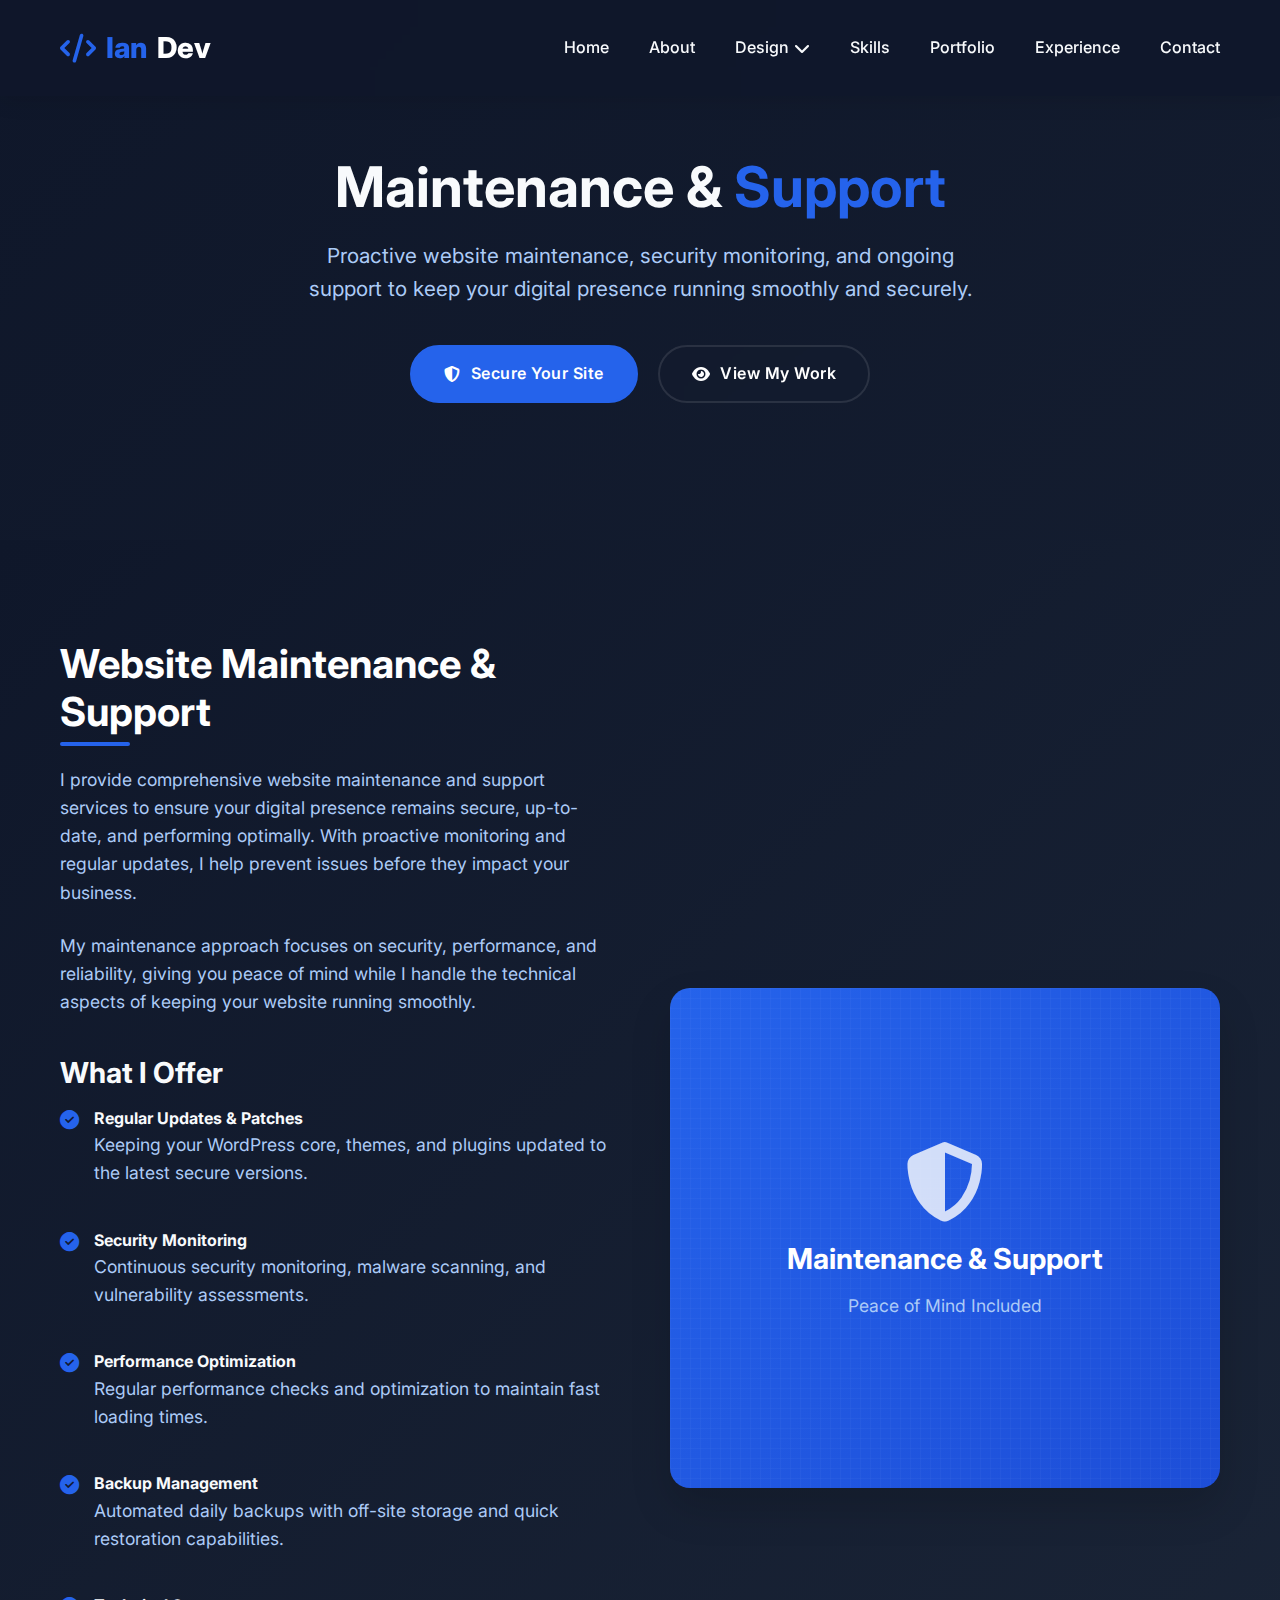
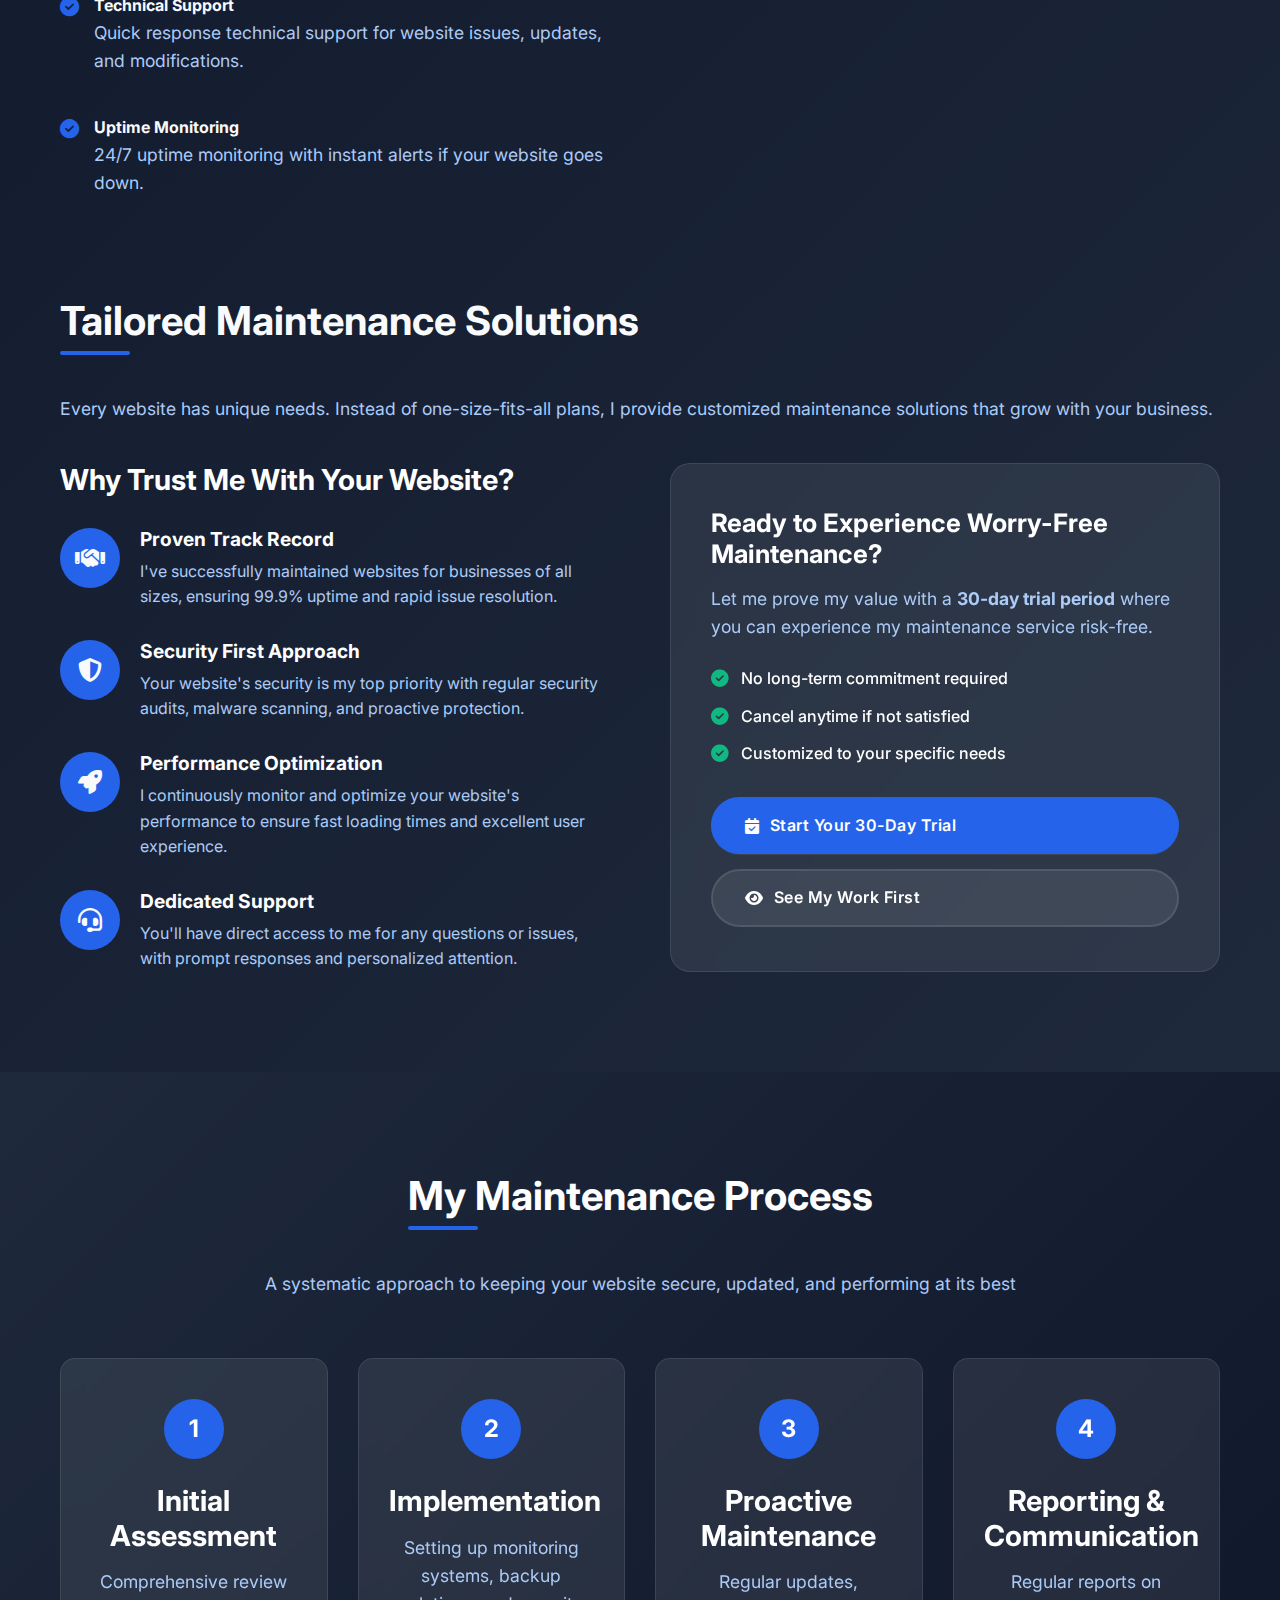
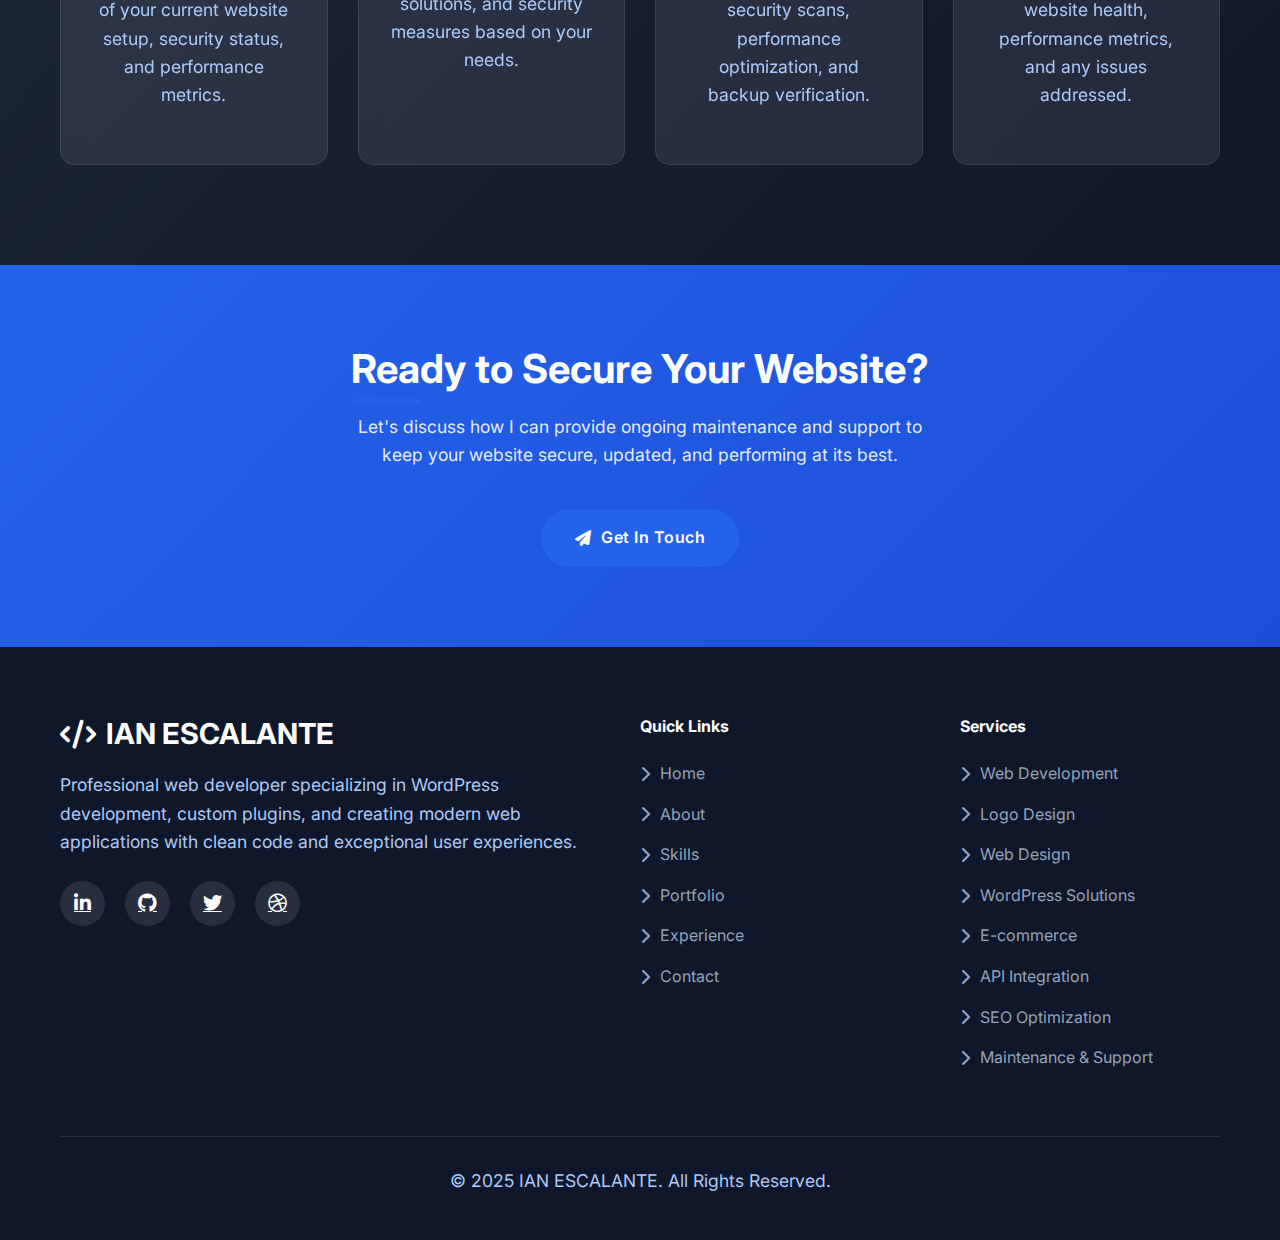
<file: Services/maintenancesupport.html>
<!DOCTYPE html>
<html lang="en">
<head>
    <meta charset="UTF-8">
    <meta name="viewport" content="width=device-width, initial-scale=1.0">
    <title>Maintenance & Support Services | IAN ESCALANTE</title>
    <link rel="stylesheet" href="https://cdnjs.cloudflare.com/ajax/libs/font-awesome/6.4.0/css/all.min.css">
    <link href="https://fonts.googleapis.com/css2?family=Inter:wght@300;400;500;600;700;800&display=swap" rel="stylesheet">
    <style>
        /* Keep all the existing CSS styles from webdevelopment.html */
        /* Only updating the content */
        
        :root {
            --primary: #2563EB;
            --primary-dark: #1D4ED8;
            --primary-light: #3B82F6;
            --secondary: #0F172A;
            --accent: #F59E0B;
            --light: #F8FAFC;
            --gray: #64748B;
            --dark: #1E293B;
            --success: #10B981;
            --glass: rgba(255, 255, 255, 0.08);
            --glass-border: rgba(255, 255, 255, 0.1);
            --transition: all 0.4s cubic-bezier(0.175, 0.885, 0.32, 1.275);
            --shadow: 0 10px 25px rgba(0, 0, 0, 0.1);
            --shadow-lg: 0 20px 40px rgba(0, 0, 0, 0.15);
        }
        
        * {
            margin: 0;
            padding: 0;
            box-sizing: border-box;
        }
        
        html {
            scroll-behavior: smooth;
        }
        
        body {
            font-family: 'Inter', sans-serif;
            background: linear-gradient(135deg, #0F172A 0%, #1E293B 100%);
            color: var(--light);
            line-height: 1.6;
            overflow-x: hidden;
        }
        
        .container {
            max-width: 1200px;
            margin: 0 auto;
            padding: 0 20px;
        }
        
        section {
            padding: 100px 0;
        }
        
        h1, h2, h3, h4, h5 {
            font-weight: 700;
            line-height: 1.2;
        }
        
        h1 {
            font-size: 4rem;
            margin-bottom: 20px;
            line-height: 1.1;
        }
        
        h2 {
            font-size: 2.5rem;
            margin-bottom: 50px;
            position: relative;
            display: inline-block;
        }
        
        h2:after {
            content: '';
            position: absolute;
            bottom: -10px;
            left: 0;
            width: 70px;
            height: 4px;
            background: var(--primary);
            border-radius: 2px;
        }
        
        h3 {
            font-size: 1.8rem;
            margin-bottom: 15px;
        }
        
        p {
            margin-bottom: 15px;
            color: #accbf7;
            font-size: 1.1rem;
        }
        
        .btn {
            display: inline-flex;
            align-items: center;
            gap: 10px;
            padding: 14px 32px;
            background: var(--primary);
            color: white;
            border-radius: 50px;
            text-decoration: none;
            font-weight: 600;
            transition: var(--transition);
            border: 2px solid var(--primary);
            cursor: pointer;
            font-size: 1rem;
            letter-spacing: 0.5px;
            backdrop-filter: blur(10px);
            position: relative;
            overflow: hidden;
            z-index: 1;
        }
        
        .btn:before {
            content: '';
            position: absolute;
            top: 0;
            left: 0;
            width: 0%;
            height: 100%;
            background: rgba(255, 255, 255, 0.1);
            transition: var(--transition);
            z-index: -1;
        }
        
        .btn:hover:before {
            width: 100%;
        }
        
        .btn:hover {
            background: transparent;
            color: white;
            transform: translateY(-3px);
            box-shadow: 0 10px 20px rgba(37, 99, 235, 0.3);
        }
        
        .btn-outline {
            background: transparent;
            color: white;
            border: 2px solid var(--glass-border);
            backdrop-filter: blur(10px);
        }
        
        .btn-outline:hover {
            background: var(--primary);
            color: white;
            border-color: var(--primary);
        }
        
        /* Header */
        header {
            position: fixed;
            top: 0;
            left: 0;
            width: 100%;
            z-index: 1000;
            padding: 25px 0;
            background: rgba(15, 23, 42, 0.8);
            box-shadow: 0 5px 20px rgba(0, 0, 0, 0.1);
            backdrop-filter: blur(10px);
            transition: var(--transition);
        }
        
        header.scrolled {
            padding: 15px 0;
            box-shadow: 0 5px 20px rgba(0, 0, 0, 0.2);
        }
        
        .header-container {
            display: flex;
            justify-content: space-between;
            align-items: center;
        }
        
        .logo {
            font-size: 1.8rem;
            font-weight: 800;
            color: var(--primary);
            text-decoration: none;
            display: flex;
            align-items: center;
            gap: 10px;
        }
        
        .logo span {
            color: white;
        }
        
        nav ul {
            display: flex;
            list-style: none;
        }
        
        nav li {
            margin-left: 40px;
            position: relative;
        }
        
        nav a {
            text-decoration: none;
            color: var(--light);
            font-weight: 500;
            position: relative;
            padding: 5px 0;
            transition: var(--transition);
            display: flex;
            align-items: center;
            gap: 5px;
        }
        
        nav a:after {
            content: '';
            position: absolute;
            bottom: 0;
            left: 0;
            width: 0;
            height: 2px;
            background: var(--primary);
            transition: var(--transition);
        }
        
        nav a:hover {
            color: var(--primary);
        }
        
        nav a:hover:after {
            width: 100%;
        }
        
        /* Dropdown Menu */
        .dropdown-menu {
            position: absolute;
            top: 100%;
            left: 0;
            background: rgba(15, 23, 42, 0.95);
            min-width: 200px;
            border-radius: 10px;
            box-shadow: var(--shadow-lg);
            padding: 10px 0;
            opacity: 0;
            visibility: hidden;
            transform: translateY(10px);
            transition: var(--transition);
            backdrop-filter: blur(10px);
            border: 1px solid var(--glass-border);
        }
        
        .dropdown:hover .dropdown-menu {
            opacity: 1;
            visibility: visible;
            transform: translateY(0);
        }
        
        .dropdown-menu li {
            margin: 0;
        }
        
        .dropdown-menu a {
            padding: 12px 20px;
            display: block;
            color: var(--light);
            transition: var(--transition);
        }
        
        .dropdown-menu a:hover {
            background: rgba(37, 99, 235, 0.2);
            color: var(--primary);
        }
        
        .mobile-menu {
            display: none;
            font-size: 1.5rem;
            cursor: pointer;
            color: white;
        }
        
        /* Hero Section */
        .hero {
            min-height: 60vh;
            position: relative;
            overflow: hidden;
            padding-top: 120px;
            display: flex;
            align-items: center;
            text-align: center;
        }
        
        .hero-content {
            max-width: 1000px;
            margin: 0 auto;
            position: relative;
            z-index: 3;
        }
        
        .hero h1 {
            font-size: 3.5rem;
            margin-bottom: 20px;
            line-height: 1.1;
        }
        
        .hero h1 span {
            color: var(--primary);
        }
        
        .hero p {
            font-size: 1.3rem;
            margin-bottom: 40px;
            max-width: 700px;
            margin-left: auto;
            margin-right: auto;
        }
        
        .hero-btns {
            display: flex;
            gap: 20px;
            margin-top: 40px;
            justify-content: center;
        }
        
        /* Service Details */
        .service-details {
            background: linear-gradient(135deg, #0F172A 0%, #1E293B 100%);
        }
        
        .service-container {
            display: grid;
            grid-template-columns: 1fr 1fr;
            gap: 60px;
            align-items: center;
        }
        
        .service-content h2 {
            color: white;
            margin-bottom: 30px;
        }
        
        .service-content p {
            margin-bottom: 25px;
        }
        
        .service-features {
            margin-top: 40px;
        }
        
        .feature-list {
            list-style: none;
        }
        
        .feature-list li {
            margin-bottom: 15px;
            display: flex;
            align-items: flex-start;
            gap: 15px;
        }
        
        .feature-list i {
            color: var(--primary);
            margin-top: 5px;
            font-size: 1.2rem;
        }
        
        .service-img {
            border-radius: 20px;
            overflow: hidden;
            box-shadow: var(--shadow-lg);
            position: relative;
            height: 500px;
            background: linear-gradient(135deg, var(--primary), var(--primary-dark));
            display: flex;
            align-items: center;
            justify-content: center;
        }
        
        .service-img:before {
            content: '';
            position: absolute;
            top: 0;
            left: 0;
            width: 100%;
            height: 100%;
            background: url('data:image/svg+xml,<svg xmlns="http://www.w3.org/2000/svg" viewBox="0 0 100 100" width="100" height="100" opacity="0.1"><defs><pattern id="grid" width="10" height="10" patternUnits="userSpaceOnUse"><path d="M 10 0 L 0 0 0 10" fill="none" stroke="white" stroke-width="0.5"/></pattern></defs><rect width="100" height="100" fill="url(%23grid)"/></svg>');
        }
        
        .service-img-content {
            text-align: center;
            color: white;
            z-index: 2;
            padding: 40px;
        }
        
        .service-img-content i {
            font-size: 5rem;
            margin-bottom: 20px;
            opacity: 0.8;
        }
        
        /* Process Section */
        .process {
            background: linear-gradient(135deg, #1E293B 0%, #0F172A 100%);
        }
        
        .process-header {
            text-align: center;
            margin-bottom: 60px;
        }
        
        .process-header h2 {
            color: white;
        }
        
        .process-steps {
            display: grid;
            grid-template-columns: repeat(auto-fit, minmax(250px, 1fr));
            gap: 30px;
        }
        
        .process-step {
            background: var(--glass);
            border-radius: 15px;
            padding: 40px 30px;
            text-align: center;
            transition: var(--transition);
            border: 1px solid var(--glass-border);
            backdrop-filter: blur(10px);
        }
        
        .process-step:hover {
            transform: translateY(-10px);
            box-shadow: var(--shadow-lg);
        }
        
        .step-number {
            width: 60px;
            height: 60px;
            background: var(--primary);
            color: white;
            border-radius: 50%;
            display: flex;
            align-items: center;
            justify-content: center;
            font-size: 1.5rem;
            font-weight: 700;
            margin: 0 auto 25px;
        }
        
        .process-step h3 {
            margin-bottom: 15px;
            color: white;
        }
        
        /* CTA Section */
        .cta {
            background: linear-gradient(135deg, var(--primary), var(--primary-dark));
            text-align: center;
            padding: 80px 0;
        }
        
        .cta h2 {
            color: white;
            margin-bottom: 20px;
        }
        
        .cta p {
            color: rgba(255, 255, 255, 0.9);
            max-width: 600px;
            margin: 0 auto 40px;
        }
        
        /* Footer */
        footer {
            background: var(--secondary);
            color: white;
            padding: 70px 0 30px;
        }
        
        .footer-container {
            display: grid;
            grid-template-columns: 2fr 1fr 1fr;
            gap: 60px;
            margin-bottom: 50px;
        }
        
        .footer-about h3 {
            color: white;
            margin-bottom: 20px;
            display: flex;
            align-items: center;
            gap: 10px;
        }
        
        .footer-about p {
            margin-bottom: 25px;
        }
        
        .footer-social {
            display: flex;
            gap: 20px;
            margin-top: 25px;
        }
        
        .footer-social a {
            display: flex;
            align-items: center;
            justify-content: center;
            width: 45px;
            height: 45px;
            border-radius: 50%;
            background: rgba(255, 255, 255, 0.1);
            color: white;
            font-size: 1.2rem;
            transition: var(--transition);
        }
        
        .footer-social a:hover {
            background: var(--primary);
            transform: translateY(-5px);
        }
        
        .footer-links h4 {
            color: white;
            margin-bottom: 25px;
        }
        
        .footer-links ul {
            list-style: none;
        }
        
        .footer-links li {
            margin-bottom: 15px;
        }
        
        .footer-links a {
            color: #94a3b8;
            text-decoration: none;
            transition: var(--transition);
            display: flex;
            align-items: center;
            gap: 10px;
        }
        
        .footer-links a:hover {
            color: var(--primary);
            padding-left: 5px;
        }
        
        .copyright {
            text-align: center;
            padding-top: 30px;
            border-top: 1px solid rgba(255, 255, 255, 0.1);
            color: #94a3b8;
            font-size: 0.9rem;
        }
        
        /* Back to top button */
        .back-to-top {
            position: fixed;
            bottom: 30px;
            right: 30px;
            width: 50px;
            height: 50px;
            background: var(--primary);
            color: white;
            border-radius: 50%;
            display: flex;
            align-items: center;
            justify-content: center;
            font-size: 1.2rem;
            box-shadow: var(--shadow);
            transition: var(--transition);
            z-index: 999;
            opacity: 0;
            visibility: hidden;
        }
        
        .back-to-top.active {
            opacity: 1;
            visibility: visible;
        }
        
        .back-to-top:hover {
            background: var(--primary-dark);
            transform: translateY(-5px);
        }
        
        /* Project Showcase */
        .project-showcase {
            margin-top: 60px;
        }
        
        .project-grid {
            display: grid;
            grid-template-columns: repeat(auto-fit, minmax(300px, 1fr));
            gap: 30px;
        }
        
        .project-card {
            background: var(--glass);
            border-radius: 15px;
            overflow: hidden;
            transition: var(--transition);
            border: 1px solid var(--glass-border);
            backdrop-filter: blur(10px);
        }
        
        .project-card:hover {
            transform: translateY(-10px);
            box-shadow: var(--shadow-lg);
        }
        
        .project-image {
            height: 200px;
            background-size: cover;
            background-position: center;
            display: flex;
            align-items: center;
            justify-content: center;
            position: relative;
        }
        
        .project-image:after {
            content: '';
            position: absolute;
            top: 0;
            left: 0;
            width: 100%;
            height: 100%;
            background: rgba(0, 0, 0, 0.3);
        }
        
        .project-content {
            padding: 25px;
        }
        
        .project-content h4 {
            color: white;
            margin-bottom: 10px;
        }
        
        .project-content p {
            font-size: 0.95rem;
            margin-bottom: 15px;
        }
        
        .project-features {
            list-style: none;
            margin-top: 15px;
        }
        
        .project-features li {
            margin-bottom: 8px;
            display: flex;
            align-items: center;
            gap: 10px;
            font-size: 0.9rem;
        }
        
        .project-features i {
            color: var(--success);
            font-size: 0.8rem;
        }
        
        /* Support Plans */
        .support-plans {
            margin-top: 60px;
        }
        
        .plans-grid {
            display: grid;
            grid-template-columns: repeat(auto-fit, minmax(280px, 1fr));
            gap: 30px;
        }
        
        .plan-card {
            background: var(--glass);
            border-radius: 15px;
            padding: 40px 30px;
            text-align: center;
            transition: var(--transition);
            border: 1px solid var(--glass-border);
            backdrop-filter: blur(10px);
            position: relative;
        }
        
        .plan-card.featured {
            border: 2px solid var(--primary);
            transform: scale(1.05);
        }
        
        .plan-card:hover {
            transform: translateY(-10px);
            box-shadow: var(--shadow-lg);
        }
        
        .plan-card.featured:hover {
            transform: scale(1.05) translateY(-10px);
        }
        
        .plan-name {
            font-size: 1.5rem;
            color: white;
            margin-bottom: 15px;
        }
        
        .plan-description {
            color: #accbf7;
            margin-bottom: 25px;
            font-size: 1rem;
            min-height: 60px;
        }
        
        .plan-features {
            list-style: none;
            margin-bottom: 30px;
            text-align: left;
        }
        
        .plan-features li {
            margin-bottom: 12px;
            display: flex;
            align-items: center;
            gap: 10px;
        }
        
        .plan-features i {
            color: var(--success);
        }
        
        /* Responsive Design */
        @media (max-width: 992px) {
            h1 {
                font-size: 3rem;
            }
            
            h2 {
                font-size: 2rem;
            }
            
            .hero h1 {
                font-size: 2.5rem;
            }
            
            .hero p {
                font-size: 1.1rem;
            }
            
            .service-container {
                grid-template-columns: 1fr;
                gap: 40px;
            }
            
            .footer-container {
                grid-template-columns: 1fr 1fr;
            }
            
            .plan-card.featured {
                transform: scale(1);
            }
            
            .plan-card.featured:hover {
                transform: translateY(-10px);
            }
        }
        
        @media (max-width: 768px) {
            nav ul {
                display: none;
                position: absolute;
                top: 80px;
                left: 0;
                width: 100%;
                background: rgba(15, 23, 42, 0.95);
                flex-direction: column;
                align-items: center;
                padding: 20px 0;
                box-shadow: 0 10px 20px rgba(0,0,0,0.1);
                backdrop-filter: blur(10px);
            }
            
            nav ul.active {
                display: flex;
            }
            
            nav li {
                margin: 10px 0;
            }
            
            .dropdown-menu {
                position: static;
                opacity: 1;
                visibility: visible;
                transform: none;
                background: transparent;
                box-shadow: none;
                padding: 0;
                margin-top: 10px;
            }
            
            .dropdown-menu li {
                margin: 5px 0;
            }
            
            .mobile-menu {
                display: block;
            }
            
            .footer-container {
                grid-template-columns: 1fr;
            }
            
            .hero-btns {
                flex-direction: column;
                align-items: center;
            }
        }

        /* Trust & CTA Section Styles */
.trust-section {
    display: grid;
    grid-template-columns: 1fr 1fr;
    gap: 60px;
    margin-top: 40px;
}

.trust-content h3 {
    color: white;
    margin-bottom: 30px;
    font-size: 1.8rem;
}

.trust-features {
    display: flex;
    flex-direction: column;
    gap: 30px;
}

.trust-item {
    display: flex;
    gap: 20px;
    align-items: flex-start;
}

.trust-icon {
    width: 60px;
    height: 60px;
    background: var(--primary);
    border-radius: 50%;
    display: flex;
    align-items: center;
    justify-content: center;
    font-size: 1.5rem;
    flex-shrink: 0;
}

.trust-text h4 {
    color: white;
    margin-bottom: 8px;
    font-size: 1.2rem;
}

.trust-text p {
    margin-bottom: 0;
    font-size: 1rem;
    color: #accbf7;
}

.cta-box {
    background: var(--glass);
    border-radius: 20px;
    padding: 40px;
    border: 1px solid var(--glass-border);
    backdrop-filter: blur(10px);
    display: flex;
    align-items: center;
}

.cta-content h3 {
    color: white;
    margin-bottom: 15px;
    font-size: 1.6rem;
}

.cta-content p {
    margin-bottom: 25px;
    font-size: 1.1rem;
}

.cta-benefits {
    margin-bottom: 30px;
}

.benefit-item {
    display: flex;
    align-items: center;
    gap: 12px;
    margin-bottom: 12px;
}

.benefit-item i {
    color: var(--success);
    font-size: 1.1rem;
}

.benefit-item span {
    color: white;
    font-weight: 500;
}

.cta-actions {
    display: flex;
    flex-direction: column;
    gap: 15px;
}

/* Responsive Design for Trust Section */
@media (max-width: 992px) {
    .trust-section {
        grid-template-columns: 1fr;
        gap: 40px;
    }
    
    .cta-box {
        padding: 30px;
    }
}

@media (max-width: 768px) {
    .trust-item {
        flex-direction: column;
        text-align: center;
        gap: 15px;
    }
    
    .cta-actions {
        flex-direction: column;
    }
    
    .cta-box {
        padding: 25px;
    }
}
    </style>
</head>
<body>
    <!-- Header -->
    <header id="header">
        <div class="container header-container">
            <a href="../index.html" class="logo">
                <i class="fas fa-code"></i>
                Ian<span>Dev</span>
            </a>
            <div class="mobile-menu">
                <i class="fas fa-bars"></i>
            </div>
            <nav>
                <ul>
                    <li><a href="../index.html#home">Home</a></li>
                    <li><a href="../index.html#about">About</a></li>
                    <li class="dropdown">
                        <a href="../design.html">Design <i class="fas fa-chevron-down"></i></a>
                        <ul class="dropdown-menu">
                            <li><a href="../logodesign.html">Logo Design</a></li>
                            <li><a href="../webdesign.html">Web Design</a></li>
                        </ul>
                    </li>
                    <li><a href="../index.html#skills">Skills</a></li>
                    <li><a href="../index.html#portfolio">Portfolio</a></li>
                    <li><a href="../index.html#experience">Experience</a></li>
                    <li><a href="../index.html#contact">Contact</a></li>
                </ul>
            </nav>
        </div>
    </header>

    <!-- Hero Section -->
    <section class="hero">
        <div class="container">
            <div class="hero-content">
                <h1>Maintenance & <span>Support</span></h1>
                <p>Proactive website maintenance, security monitoring, and ongoing support to keep your digital presence running smoothly and securely.</p>
                <div class="hero-btns">
                    <a href="#contact" class="btn">
                        <i class="fas fa-shield-alt"></i>
                        Secure Your Site
                    </a>
                    <a href="../index.html#portfolio" class="btn btn-outline">
                        <i class="fas fa-eye"></i>
                        View My Work
                    </a>
                </div>
            </div>
        </div>
    </section>

    <!-- Service Details -->
    <section class="service-details">
        <div class="container">
            <div class="service-container">
                <div class="service-content">
                    <h2>Website Maintenance & Support</h2>
                    <p>I provide comprehensive website maintenance and support services to ensure your digital presence remains secure, up-to-date, and performing optimally. With proactive monitoring and regular updates, I help prevent issues before they impact your business.</p>
                    <p>My maintenance approach focuses on security, performance, and reliability, giving you peace of mind while I handle the technical aspects of keeping your website running smoothly.</p>
                    
                    <div class="service-features">
                        <h3>What I Offer</h3>
                        <ul class="feature-list">
                            <li>
                                <i class="fas fa-check-circle"></i>
                                <div>
                                    <strong>Regular Updates & Patches</strong>
                                    <p>Keeping your WordPress core, themes, and plugins updated to the latest secure versions.</p>
                                </div>
                            </li>
                            <li>
                                <i class="fas fa-check-circle"></i>
                                <div>
                                    <strong>Security Monitoring</strong>
                                    <p>Continuous security monitoring, malware scanning, and vulnerability assessments.</p>
                                </div>
                            </li>
                            <li>
                                <i class="fas fa-check-circle"></i>
                                <div>
                                    <strong>Performance Optimization</strong>
                                    <p>Regular performance checks and optimization to maintain fast loading times.</p>
                                </div>
                            </li>
                            <li>
                                <i class="fas fa-check-circle"></i>
                                <div>
                                    <strong>Backup Management</strong>
                                    <p>Automated daily backups with off-site storage and quick restoration capabilities.</p>
                                </div>
                            </li>
                            <li>
                                <i class="fas fa-check-circle"></i>
                                <div>
                                    <strong>Technical Support</strong>
                                    <p>Quick response technical support for website issues, updates, and modifications.</p>
                                </div>
                            </li>
                            <li>
                                <i class="fas fa-check-circle"></i>
                                <div>
                                    <strong>Uptime Monitoring</strong>
                                    <p>24/7 uptime monitoring with instant alerts if your website goes down.</p>
                                </div>
                            </li>
                        </ul>
                    </div>
                </div>
                
                <div class="service-img">
                    <div class="service-img-content">
                        <i class="fas fa-shield-alt"></i>
                        <h3>Maintenance & Support</h3>
                        <p>Peace of Mind Included</p>
                    </div>
                </div>
            </div>
            
            <!-- Support Plans -->
<!-- Replace the entire Support Plans section with this updated version -->
<div class="support-plans">
    <h2>Tailored Maintenance Solutions</h2>
    <p class="plan-intro">Every website has unique needs. Instead of one-size-fits-all plans, I provide customized maintenance solutions that grow with your business.</p>
    
    <div class="trust-section">
        <div class="trust-content">
            <h3>Why Trust Me With Your Website?</h3>
            <div class="trust-features">
                <div class="trust-item">
                    <div class="trust-icon">
                        <i class="fas fa-handshake"></i>
                    </div>
                    <div class="trust-text">
                        <h4>Proven Track Record</h4>
                        <p>I've successfully maintained websites for businesses of all sizes, ensuring 99.9% uptime and rapid issue resolution.</p>
                    </div>
                </div>
                
                <div class="trust-item">
                    <div class="trust-icon">
                        <i class="fas fa-shield-alt"></i>
                    </div>
                    <div class="trust-text">
                        <h4>Security First Approach</h4>
                        <p>Your website's security is my top priority with regular security audits, malware scanning, and proactive protection.</p>
                    </div>
                </div>
                
                <div class="trust-item">
                    <div class="trust-icon">
                        <i class="fas fa-rocket"></i>
                    </div>
                    <div class="trust-text">
                        <h4>Performance Optimization</h4>
                        <p>I continuously monitor and optimize your website's performance to ensure fast loading times and excellent user experience.</p>
                    </div>
                </div>
                
                <div class="trust-item">
                    <div class="trust-icon">
                        <i class="fas fa-headset"></i>
                    </div>
                    <div class="trust-text">
                        <h4>Dedicated Support</h4>
                        <p>You'll have direct access to me for any questions or issues, with prompt responses and personalized attention.</p>
                    </div>
                </div>
            </div>
        </div>
        
        <div class="cta-box">
            <div class="cta-content">
                <h3>Ready to Experience Worry-Free Maintenance?</h3>
                <p>Let me prove my value with a <strong>30-day trial period</strong> where you can experience my maintenance service risk-free.</p>
                <div class="cta-benefits">
                    <div class="benefit-item">
                        <i class="fas fa-check-circle"></i>
                        <span>No long-term commitment required</span>
                    </div>
                    <div class="benefit-item">
                        <i class="fas fa-check-circle"></i>
                        <span>Cancel anytime if not satisfied</span>
                    </div>
                    <div class="benefit-item">
                        <i class="fas fa-check-circle"></i>
                        <span>Customized to your specific needs</span>
                    </div>
                </div>
                <div class="cta-actions">
                    <a href="../index.html#contact" class="btn">
                        <i class="fas fa-calendar-check"></i>
                        Start Your 30-Day Trial
                    </a>
                    <a href="../index.html#portfolio" class="btn btn-outline">
                        <i class="fas fa-eye"></i>
                        See My Work First
                    </a>
                </div>
            </div>
        </div>
    </div>
</div>
        </div>
    </section>

    <!-- Process Section -->
    <section class="process">
        <div class="container">
            <div class="process-header">
                <h2>My Maintenance Process</h2>
                <p>A systematic approach to keeping your website secure, updated, and performing at its best</p>
            </div>
            
            <div class="process-steps">
                <div class="process-step">
                    <div class="step-number">1</div>
                    <h3>Initial Assessment</h3>
                    <p>Comprehensive review of your current website setup, security status, and performance metrics.</p>
                </div>
                
                <div class="process-step">
                    <div class="step-number">2</div>
                    <h3>Implementation</h3>
                    <p>Setting up monitoring systems, backup solutions, and security measures based on your needs.</p>
                </div>
                
                <div class="process-step">
                    <div class="step-number">3</div>
                    <h3>Proactive Maintenance</h3>
                    <p>Regular updates, security scans, performance optimization, and backup verification.</p>
                </div>
                
                <div class="process-step">
                    <div class="step-number">4</div>
                    <h3>Reporting & Communication</h3>
                    <p>Regular reports on website health, performance metrics, and any issues addressed.</p>
                </div>
            </div>
        </div>
    </section>

    <!-- CTA Section -->
    <section class="cta" id="contact">
        <div class="container">
            <h2>Ready to Secure Your Website?</h2>
            <p>Let's discuss how I can provide ongoing maintenance and support to keep your website secure, updated, and performing at its best.</p>
            <a href="../index.html#contact" class="btn">
                <i class="fas fa-paper-plane"></i>
                Get In Touch
            </a>
        </div>
    </section>

    <!-- Footer -->
    <footer>
        <div class="container">
            <div class="footer-container">
                <div class="footer-about">
                    <h3>
                        <i class="fas fa-code"></i>
                        IAN ESCALANTE
                    </h3>
                    <p>Professional web developer specializing in WordPress development, custom plugins, and creating modern web applications with clean code and exceptional user experiences.</p>
                    <div class="footer-social">
                        <a href="#"><i class="fab fa-linkedin-in"></i></a>
                        <a href="#"><i class="fab fa-github"></i></a>
                        <a href="#"><i class="fab fa-twitter"></i></a>
                        <a href="#"><i class="fab fa-dribbble"></i></a>
                    </div>
                </div>
                <div class="footer-links">
                    <h4>Quick Links</h4>
                    <ul>
                        <li><a href="../index.html#home"><i class="fas fa-chevron-right"></i> Home</a></li>
                        <li><a href="../index.html#about"><i class="fas fa-chevron-right"></i> About</a></li>
                        <li><a href="../index.html#skills"><i class="fas fa-chevron-right"></i> Skills</a></li>
                        <li><a href="../index.html#portfolio"><i class="fas fa-chevron-right"></i> Portfolio</a></li>
                        <li><a href="../index.html#experience"><i class="fas fa-chevron-right"></i> Experience</a></li>
                        <li><a href="../index.html#contact"><i class="fas fa-chevron-right"></i> Contact</a></li>
                    </ul>
                </div>
                <div class="footer-links">
                    <h4>Services</h4>
                    <ul>
                        <li><a href="../Services/webdevelopment.html"><i class="fas fa-chevron-right"></i> Web Development</a></li>
                        <li><a href="../design.html#logo-design"><i class="fas fa-chevron-right"></i> Logo Design</a></li>
                        <li><a href="../design.html#web-design"><i class="fas fa-chevron-right"></i> Web Design</a></li>
                        <li><a href="../Services/wordpresssolutions.html"><i class="fas fa-chevron-right"></i> WordPress Solutions</a></li>
                        <li><a href="../Services/e-commerce.html"><i class="fas fa-chevron-right"></i> E-commerce</a></li>
                        <li><a href="../Services/apiintegration.html"><i class="fas fa-chevron-right"></i> API Integration</a></li>
                        <li><a href="../Services/seooptimization.html"><i class="fas fa-chevron-right"></i> SEO Optimization</a></li>
                        <li><a href="../Services/maintenancesupport.html"><i class="fas fa-chevron-right"></i> Maintenance & Support</a></li>
                    </ul>
                </div>
            </div>
            <div class="copyright">
                <p>&copy; 2025 IAN ESCALANTE. All Rights Reserved.</p>
            </div>
        </div>
    </footer>

    <!-- Back to Top Button -->
    <a href="#" class="back-to-top" id="backToTop">
        <i class="fas fa-arrow-up"></i>
    </a>

    <script>
        // Header scroll effect
        window.addEventListener('scroll', function() {
            const header = document.getElementById('header');
            const backToTop = document.getElementById('backToTop');
            
            if (window.scrollY > 50) {
                header.classList.add('scrolled');
            } else {
                header.classList.remove('scrolled');
            }
            
            if (window.scrollY > 500) {
                backToTop.classList.add('active');
            } else {
                backToTop.classList.remove('active');
            }
        });
        
        // Smooth scrolling for anchor links
        document.querySelectorAll('a[href^="#"]').forEach(anchor => {
            anchor.addEventListener('click', function (e) {
                e.preventDefault();
                
                const target = document.querySelector(this.getAttribute('href'));
                if (target) {
                    window.scrollTo({
                        top: target.offsetTop - 80,
                        behavior: 'smooth'
                    });
                }
            });
        });
        
        // Mobile menu toggle
        const mobileMenu = document.querySelector('.mobile-menu');
        const nav = document.querySelector('nav ul');
        
        mobileMenu.addEventListener('click', function() {
            nav.classList.toggle('active');
        });
        
        // Fix for back to top button
        document.getElementById('backToTop').addEventListener('click', function(e) {
            e.preventDefault();
            window.scrollTo({
                top: 0,
                behavior: 'smooth'
            });
        });
    </script>
</body>
</html>
</file>
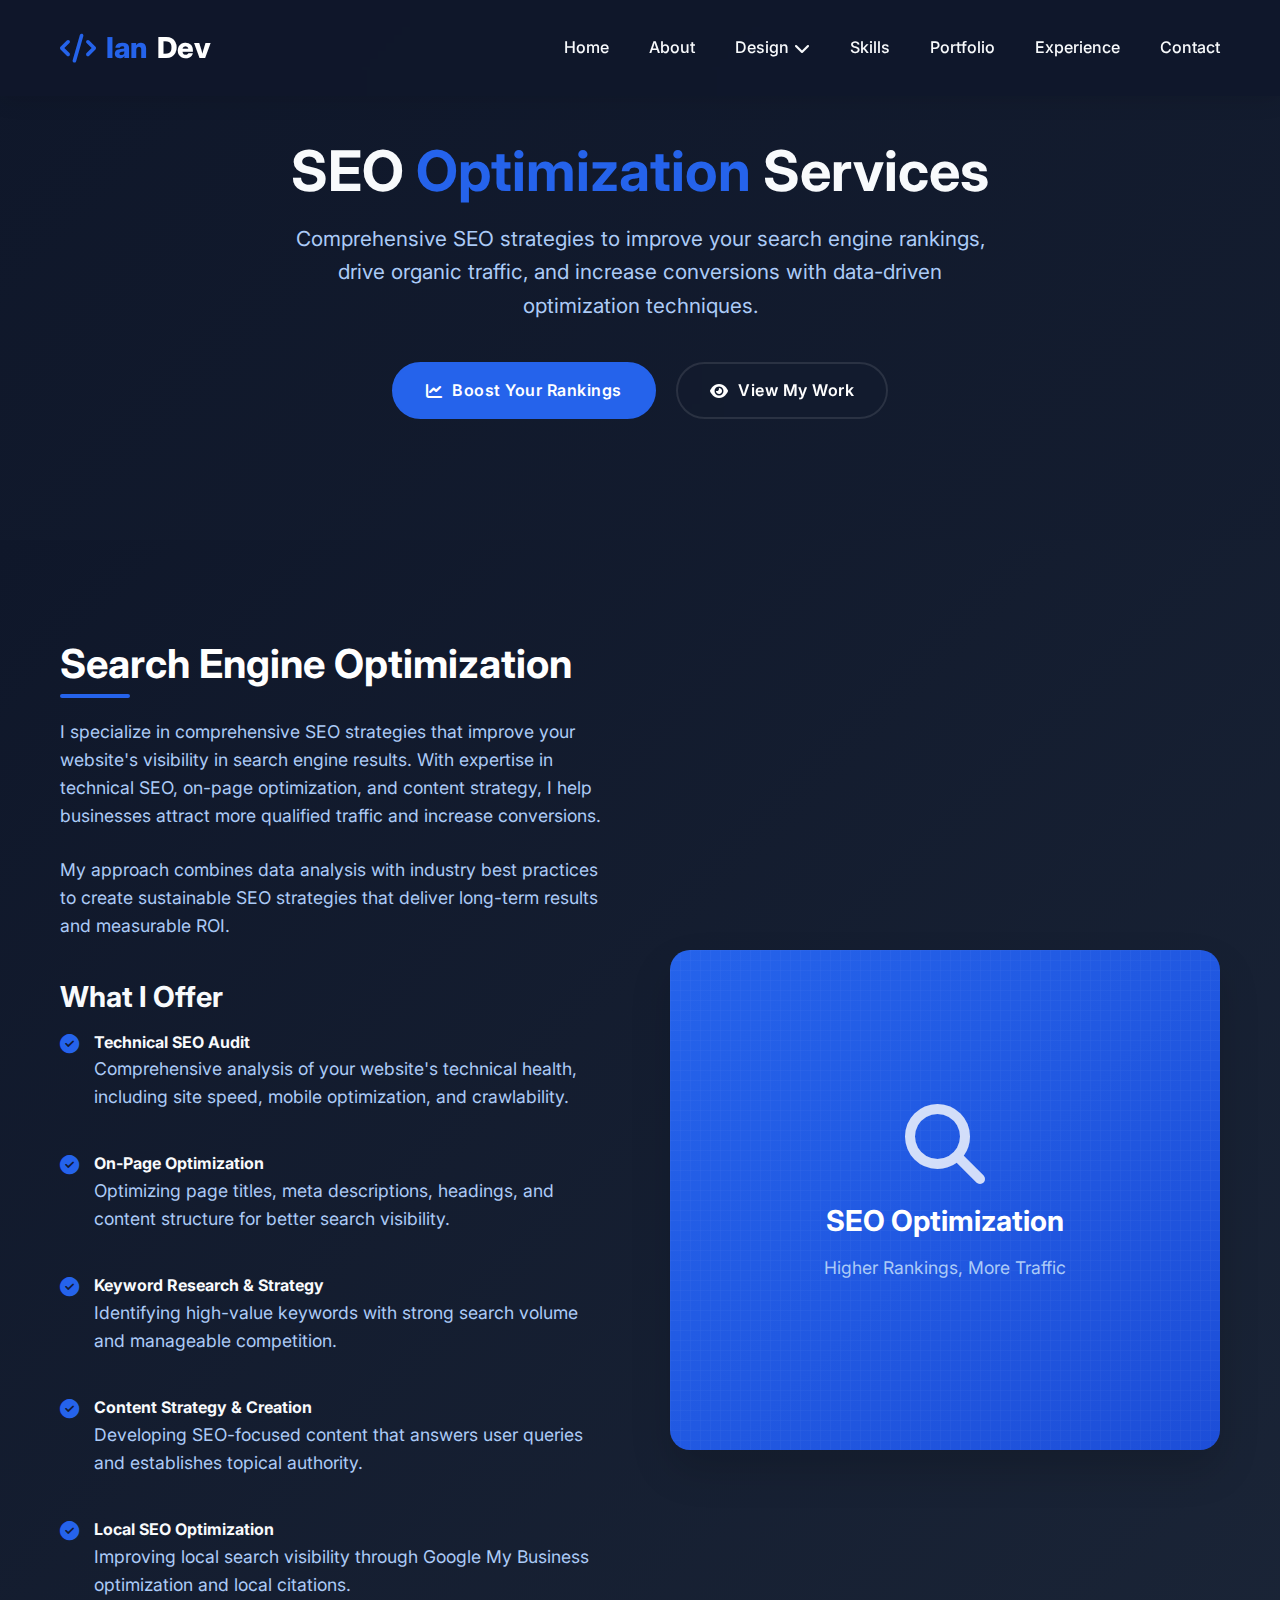
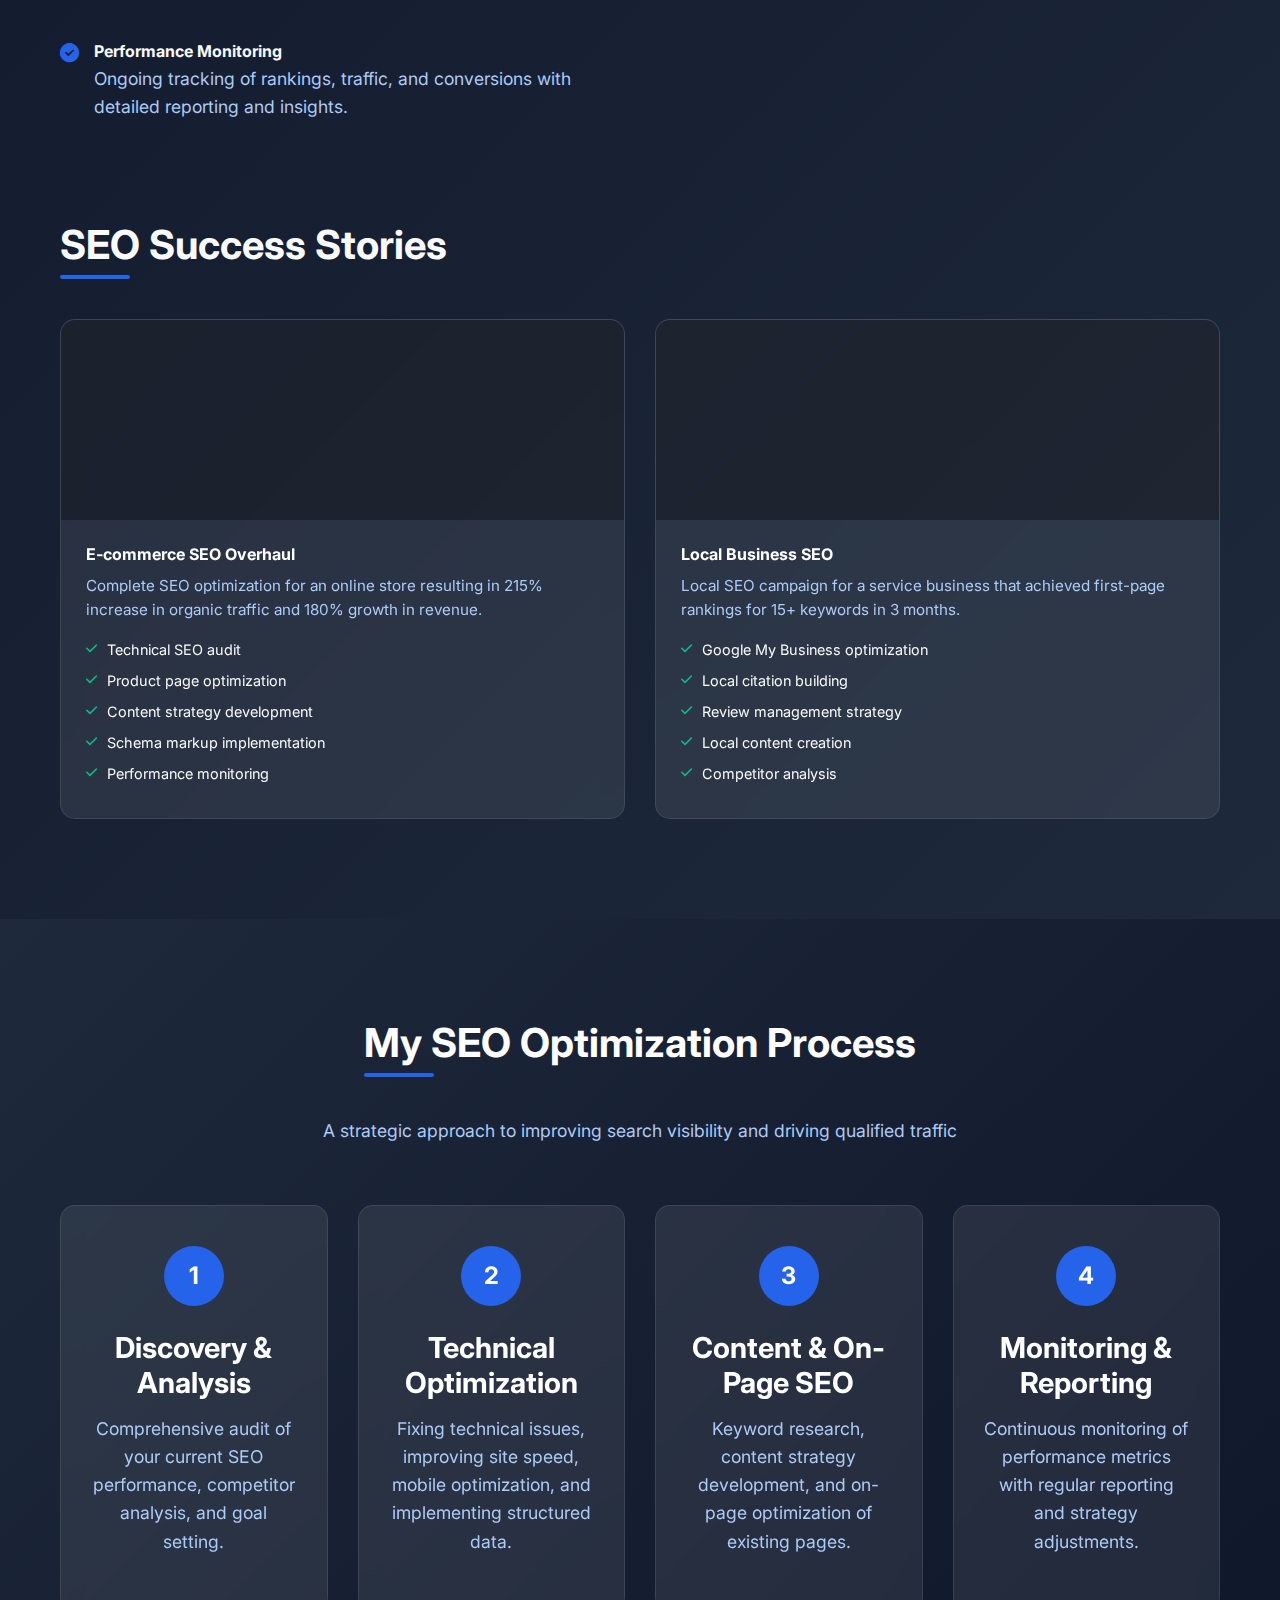
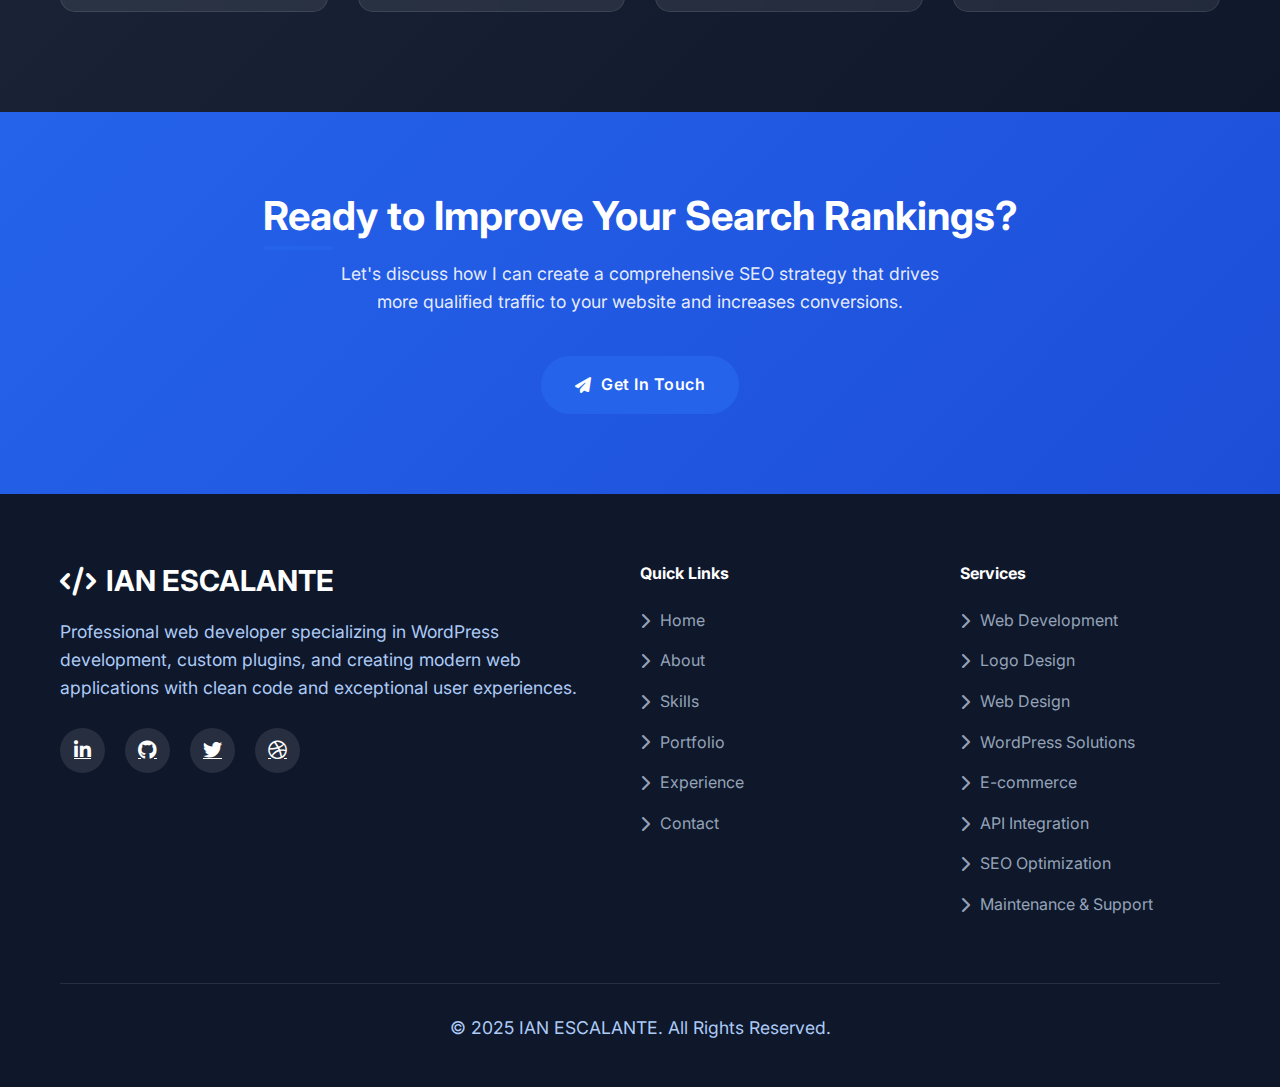
<file: Services/seooptimization.html>
<!DOCTYPE html>
<html lang="en">
<head>
    <meta charset="UTF-8">
    <meta name="viewport" content="width=device-width, initial-scale=1.0">
    <title>SEO Optimization Services | IAN ESCALANTE</title>
    <link rel="stylesheet" href="https://cdnjs.cloudflare.com/ajax/libs/font-awesome/6.4.0/css/all.min.css">
    <link href="https://fonts.googleapis.com/css2?family=Inter:wght@300;400;500;600;700;800&display=swap" rel="stylesheet">
    <style>
        /* Keep all the existing CSS styles from webdevelopment.html */
        /* Only updating the content */
        
        :root {
            --primary: #2563EB;
            --primary-dark: #1D4ED8;
            --primary-light: #3B82F6;
            --secondary: #0F172A;
            --accent: #F59E0B;
            --light: #F8FAFC;
            --gray: #64748B;
            --dark: #1E293B;
            --success: #10B981;
            --glass: rgba(255, 255, 255, 0.08);
            --glass-border: rgba(255, 255, 255, 0.1);
            --transition: all 0.4s cubic-bezier(0.175, 0.885, 0.32, 1.275);
            --shadow: 0 10px 25px rgba(0, 0, 0, 0.1);
            --shadow-lg: 0 20px 40px rgba(0, 0, 0, 0.15);
        }
        
        * {
            margin: 0;
            padding: 0;
            box-sizing: border-box;
        }
        
        html {
            scroll-behavior: smooth;
        }
        
        body {
            font-family: 'Inter', sans-serif;
            background: linear-gradient(135deg, #0F172A 0%, #1E293B 100%);
            color: var(--light);
            line-height: 1.6;
            overflow-x: hidden;
        }
        
        .container {
            max-width: 1200px;
            margin: 0 auto;
            padding: 0 20px;
        }
        
        section {
            padding: 100px 0;
        }
        
        h1, h2, h3, h4, h5 {
            font-weight: 700;
            line-height: 1.2;
        }
        
        h1 {
            font-size: 4rem;
            margin-bottom: 20px;
            line-height: 1.1;
        }
        
        h2 {
            font-size: 2.5rem;
            margin-bottom: 50px;
            position: relative;
            display: inline-block;
        }
        
        h2:after {
            content: '';
            position: absolute;
            bottom: -10px;
            left: 0;
            width: 70px;
            height: 4px;
            background: var(--primary);
            border-radius: 2px;
        }
        
        h3 {
            font-size: 1.8rem;
            margin-bottom: 15px;
        }
        
        p {
            margin-bottom: 15px;
            color: #accbf7;
            font-size: 1.1rem;
        }
        
        .btn {
            display: inline-flex;
            align-items: center;
            gap: 10px;
            padding: 14px 32px;
            background: var(--primary);
            color: white;
            border-radius: 50px;
            text-decoration: none;
            font-weight: 600;
            transition: var(--transition);
            border: 2px solid var(--primary);
            cursor: pointer;
            font-size: 1rem;
            letter-spacing: 0.5px;
            backdrop-filter: blur(10px);
            position: relative;
            overflow: hidden;
            z-index: 1;
        }
        
        .btn:before {
            content: '';
            position: absolute;
            top: 0;
            left: 0;
            width: 0%;
            height: 100%;
            background: rgba(255, 255, 255, 0.1);
            transition: var(--transition);
            z-index: -1;
        }
        
        .btn:hover:before {
            width: 100%;
        }
        
        .btn:hover {
            background: transparent;
            color: white;
            transform: translateY(-3px);
            box-shadow: 0 10px 20px rgba(37, 99, 235, 0.3);
        }
        
        .btn-outline {
            background: transparent;
            color: white;
            border: 2px solid var(--glass-border);
            backdrop-filter: blur(10px);
        }
        
        .btn-outline:hover {
            background: var(--primary);
            color: white;
            border-color: var(--primary);
        }
        
        /* Header */
        header {
            position: fixed;
            top: 0;
            left: 0;
            width: 100%;
            z-index: 1000;
            padding: 25px 0;
            background: rgba(15, 23, 42, 0.8);
            box-shadow: 0 5px 20px rgba(0, 0, 0, 0.1);
            backdrop-filter: blur(10px);
            transition: var(--transition);
        }
        
        header.scrolled {
            padding: 15px 0;
            box-shadow: 0 5px 20px rgba(0, 0, 0, 0.2);
        }
        
        .header-container {
            display: flex;
            justify-content: space-between;
            align-items: center;
        }
        
        .logo {
            font-size: 1.8rem;
            font-weight: 800;
            color: var(--primary);
            text-decoration: none;
            display: flex;
            align-items: center;
            gap: 10px;
        }
        
        .logo span {
            color: white;
        }
        
        nav ul {
            display: flex;
            list-style: none;
        }
        
        nav li {
            margin-left: 40px;
            position: relative;
        }
        
        nav a {
            text-decoration: none;
            color: var(--light);
            font-weight: 500;
            position: relative;
            padding: 5px 0;
            transition: var(--transition);
            display: flex;
            align-items: center;
            gap: 5px;
        }
        
        nav a:after {
            content: '';
            position: absolute;
            bottom: 0;
            left: 0;
            width: 0;
            height: 2px;
            background: var(--primary);
            transition: var(--transition);
        }
        
        nav a:hover {
            color: var(--primary);
        }
        
        nav a:hover:after {
            width: 100%;
        }
        
        /* Dropdown Menu */
        .dropdown-menu {
            position: absolute;
            top: 100%;
            left: 0;
            background: rgba(15, 23, 42, 0.95);
            min-width: 200px;
            border-radius: 10px;
            box-shadow: var(--shadow-lg);
            padding: 10px 0;
            opacity: 0;
            visibility: hidden;
            transform: translateY(10px);
            transition: var(--transition);
            backdrop-filter: blur(10px);
            border: 1px solid var(--glass-border);
        }
        
        .dropdown:hover .dropdown-menu {
            opacity: 1;
            visibility: visible;
            transform: translateY(0);
        }
        
        .dropdown-menu li {
            margin: 0;
        }
        
        .dropdown-menu a {
            padding: 12px 20px;
            display: block;
            color: var(--light);
            transition: var(--transition);
        }
        
        .dropdown-menu a:hover {
            background: rgba(37, 99, 235, 0.2);
            color: var(--primary);
        }
        
        .mobile-menu {
            display: none;
            font-size: 1.5rem;
            cursor: pointer;
            color: white;
        }
        
        /* Hero Section */
        .hero {
            min-height: 60vh;
            position: relative;
            overflow: hidden;
            padding-top: 120px;
            display: flex;
            align-items: center;
            text-align: center;
        }
        
        .hero-content {
            max-width: 1000px;
            margin: 0 auto;
            position: relative;
            z-index: 3;
        }
        
        .hero h1 {
            font-size: 3.5rem;
            margin-bottom: 20px;
            line-height: 1.1;
        }
        
        .hero h1 span {
            color: var(--primary);
        }
        
        .hero p {
            font-size: 1.3rem;
            margin-bottom: 40px;
            max-width: 700px;
            margin-left: auto;
            margin-right: auto;
        }
        
        .hero-btns {
            display: flex;
            gap: 20px;
            margin-top: 40px;
            justify-content: center;
        }
        
        /* Service Details */
        .service-details {
            background: linear-gradient(135deg, #0F172A 0%, #1E293B 100%);
        }
        
        .service-container {
            display: grid;
            grid-template-columns: 1fr 1fr;
            gap: 60px;
            align-items: center;
        }
        
        .service-content h2 {
            color: white;
            margin-bottom: 30px;
        }
        
        .service-content p {
            margin-bottom: 25px;
        }
        
        .service-features {
            margin-top: 40px;
        }
        
        .feature-list {
            list-style: none;
        }
        
        .feature-list li {
            margin-bottom: 15px;
            display: flex;
            align-items: flex-start;
            gap: 15px;
        }
        
        .feature-list i {
            color: var(--primary);
            margin-top: 5px;
            font-size: 1.2rem;
        }
        
        .service-img {
            border-radius: 20px;
            overflow: hidden;
            box-shadow: var(--shadow-lg);
            position: relative;
            height: 500px;
            background: linear-gradient(135deg, var(--primary), var(--primary-dark));
            display: flex;
            align-items: center;
            justify-content: center;
        }
        
        .service-img:before {
            content: '';
            position: absolute;
            top: 0;
            left: 0;
            width: 100%;
            height: 100%;
            background: url('data:image/svg+xml,<svg xmlns="http://www.w3.org/2000/svg" viewBox="0 0 100 100" width="100" height="100" opacity="0.1"><defs><pattern id="grid" width="10" height="10" patternUnits="userSpaceOnUse"><path d="M 10 0 L 0 0 0 10" fill="none" stroke="white" stroke-width="0.5"/></pattern></defs><rect width="100" height="100" fill="url(%23grid)"/></svg>');
        }
        
        .service-img-content {
            text-align: center;
            color: white;
            z-index: 2;
            padding: 40px;
        }
        
        .service-img-content i {
            font-size: 5rem;
            margin-bottom: 20px;
            opacity: 0.8;
        }
        
        /* Process Section */
        .process {
            background: linear-gradient(135deg, #1E293B 0%, #0F172A 100%);
        }
        
        .process-header {
            text-align: center;
            margin-bottom: 60px;
        }
        
        .process-header h2 {
            color: white;
        }
        
        .process-steps {
            display: grid;
            grid-template-columns: repeat(auto-fit, minmax(250px, 1fr));
            gap: 30px;
        }
        
        .process-step {
            background: var(--glass);
            border-radius: 15px;
            padding: 40px 30px;
            text-align: center;
            transition: var(--transition);
            border: 1px solid var(--glass-border);
            backdrop-filter: blur(10px);
        }
        
        .process-step:hover {
            transform: translateY(-10px);
            box-shadow: var(--shadow-lg);
        }
        
        .step-number {
            width: 60px;
            height: 60px;
            background: var(--primary);
            color: white;
            border-radius: 50%;
            display: flex;
            align-items: center;
            justify-content: center;
            font-size: 1.5rem;
            font-weight: 700;
            margin: 0 auto 25px;
        }
        
        .process-step h3 {
            margin-bottom: 15px;
            color: white;
        }
        
        /* CTA Section */
        .cta {
            background: linear-gradient(135deg, var(--primary), var(--primary-dark));
            text-align: center;
            padding: 80px 0;
        }
        
        .cta h2 {
            color: white;
            margin-bottom: 20px;
        }
        
        .cta p {
            color: rgba(255, 255, 255, 0.9);
            max-width: 600px;
            margin: 0 auto 40px;
        }
        
        /* Footer */
        footer {
            background: var(--secondary);
            color: white;
            padding: 70px 0 30px;
        }
        
        .footer-container {
            display: grid;
            grid-template-columns: 2fr 1fr 1fr;
            gap: 60px;
            margin-bottom: 50px;
        }
        
        .footer-about h3 {
            color: white;
            margin-bottom: 20px;
            display: flex;
            align-items: center;
            gap: 10px;
        }
        
        .footer-about p {
            margin-bottom: 25px;
        }
        
        .footer-social {
            display: flex;
            gap: 20px;
            margin-top: 25px;
        }
        
        .footer-social a {
            display: flex;
            align-items: center;
            justify-content: center;
            width: 45px;
            height: 45px;
            border-radius: 50%;
            background: rgba(255, 255, 255, 0.1);
            color: white;
            font-size: 1.2rem;
            transition: var(--transition);
        }
        
        .footer-social a:hover {
            background: var(--primary);
            transform: translateY(-5px);
        }
        
        .footer-links h4 {
            color: white;
            margin-bottom: 25px;
        }
        
        .footer-links ul {
            list-style: none;
        }
        
        .footer-links li {
            margin-bottom: 15px;
        }
        
        .footer-links a {
            color: #94a3b8;
            text-decoration: none;
            transition: var(--transition);
            display: flex;
            align-items: center;
            gap: 10px;
        }
        
        .footer-links a:hover {
            color: var(--primary);
            padding-left: 5px;
        }
        
        .copyright {
            text-align: center;
            padding-top: 30px;
            border-top: 1px solid rgba(255, 255, 255, 0.1);
            color: #94a3b8;
            font-size: 0.9rem;
        }
        
        /* Back to top button */
        .back-to-top {
            position: fixed;
            bottom: 30px;
            right: 30px;
            width: 50px;
            height: 50px;
            background: var(--primary);
            color: white;
            border-radius: 50%;
            display: flex;
            align-items: center;
            justify-content: center;
            font-size: 1.2rem;
            box-shadow: var(--shadow);
            transition: var(--transition);
            z-index: 999;
            opacity: 0;
            visibility: hidden;
        }
        
        .back-to-top.active {
            opacity: 1;
            visibility: visible;
        }
        
        .back-to-top:hover {
            background: var(--primary-dark);
            transform: translateY(-5px);
        }
        
        /* Project Showcase */
        .project-showcase {
            margin-top: 60px;
        }
        
        .project-grid {
            display: grid;
            grid-template-columns: repeat(auto-fit, minmax(300px, 1fr));
            gap: 30px;
        }
        
        .project-card {
            background: var(--glass);
            border-radius: 15px;
            overflow: hidden;
            transition: var(--transition);
            border: 1px solid var(--glass-border);
            backdrop-filter: blur(10px);
        }
        
        .project-card:hover {
            transform: translateY(-10px);
            box-shadow: var(--shadow-lg);
        }
        
        .project-image {
            height: 200px;
            background-size: cover;
            background-position: center;
            display: flex;
            align-items: center;
            justify-content: center;
            position: relative;
        }
        
        .project-image:after {
            content: '';
            position: absolute;
            top: 0;
            left: 0;
            width: 100%;
            height: 100%;
            background: rgba(0, 0, 0, 0.3);
        }
        
        .project-content {
            padding: 25px;
        }
        
        .project-content h4 {
            color: white;
            margin-bottom: 10px;
        }
        
        .project-content p {
            font-size: 0.95rem;
            margin-bottom: 15px;
        }
        
        .project-features {
            list-style: none;
            margin-top: 15px;
        }
        
        .project-features li {
            margin-bottom: 8px;
            display: flex;
            align-items: center;
            gap: 10px;
            font-size: 0.9rem;
        }
        
        .project-features i {
            color: var(--success);
            font-size: 0.8rem;
        }
        
        /* Responsive Design */
        @media (max-width: 992px) {
            h1 {
                font-size: 3rem;
            }
            
            h2 {
                font-size: 2rem;
            }
            
            .hero h1 {
                font-size: 2.5rem;
            }
            
            .hero p {
                font-size: 1.1rem;
            }
            
            .service-container {
                grid-template-columns: 1fr;
                gap: 40px;
            }
            
            .footer-container {
                grid-template-columns: 1fr 1fr;
            }
        }
        
        @media (max-width: 768px) {
            nav ul {
                display: none;
                position: absolute;
                top: 80px;
                left: 0;
                width: 100%;
                background: rgba(15, 23, 42, 0.95);
                flex-direction: column;
                align-items: center;
                padding: 20px 0;
                box-shadow: 0 10px 20px rgba(0,0,0,0.1);
                backdrop-filter: blur(10px);
            }
            
            nav ul.active {
                display: flex;
            }
            
            nav li {
                margin: 10px 0;
            }
            
            .dropdown-menu {
                position: static;
                opacity: 1;
                visibility: visible;
                transform: none;
                background: transparent;
                box-shadow: none;
                padding: 0;
                margin-top: 10px;
            }
            
            .dropdown-menu li {
                margin: 5px 0;
            }
            
            .mobile-menu {
                display: block;
            }
            
            .footer-container {
                grid-template-columns: 1fr;
            }
            
            .hero-btns {
                flex-direction: column;
                align-items: center;
            }
        }
    </style>
</head>
<body>
    <!-- Header -->
    <header id="header">
        <div class="container header-container">
            <a href="../index.html" class="logo">
                <i class="fas fa-code"></i>
                Ian<span>Dev</span>
            </a>
            <div class="mobile-menu">
                <i class="fas fa-bars"></i>
            </div>
            <nav>
                <ul>
                    <li><a href="../index.html#home">Home</a></li>
                    <li><a href="../index.html#about">About</a></li>
                    <li class="dropdown">
                        <a href="../design.html">Design <i class="fas fa-chevron-down"></i></a>
                        <ul class="dropdown-menu">
                            <li><a href="../logodesign.html">Logo Design</a></li>
                            <li><a href="../webdesign.html">Web Design</a></li>
                        </ul>
                    </li>
                    <li><a href="../index.html#skills">Skills</a></li>
                    <li><a href="../index.html#portfolio">Portfolio</a></li>
                    <li><a href="../index.html#experience">Experience</a></li>
                    <li><a href="../index.html#contact">Contact</a></li>
                </ul>
            </nav>
        </div>
    </header>

    <!-- Hero Section -->
    <section class="hero">
        <div class="container">
            <div class="hero-content">
                <h1>SEO <span>Optimization</span> Services</h1>
                <p>Comprehensive SEO strategies to improve your search engine rankings, drive organic traffic, and increase conversions with data-driven optimization techniques.</p>
                <div class="hero-btns">
                    <a href="#contact" class="btn">
                        <i class="fas fa-chart-line"></i>
                        Boost Your Rankings
                    </a>
                    <a href="../index.html#portfolio" class="btn btn-outline">
                        <i class="fas fa-eye"></i>
                        View My Work
                    </a>
                </div>
            </div>
        </div>
    </section>

    <!-- Service Details -->
    <section class="service-details">
        <div class="container">
            <div class="service-container">
                <div class="service-content">
                    <h2>Search Engine Optimization</h2>
                    <p>I specialize in comprehensive SEO strategies that improve your website's visibility in search engine results. With expertise in technical SEO, on-page optimization, and content strategy, I help businesses attract more qualified traffic and increase conversions.</p>
                    <p>My approach combines data analysis with industry best practices to create sustainable SEO strategies that deliver long-term results and measurable ROI.</p>
                    
                    <div class="service-features">
                        <h3>What I Offer</h3>
                        <ul class="feature-list">
                            <li>
                                <i class="fas fa-check-circle"></i>
                                <div>
                                    <strong>Technical SEO Audit</strong>
                                    <p>Comprehensive analysis of your website's technical health, including site speed, mobile optimization, and crawlability.</p>
                                </div>
                            </li>
                            <li>
                                <i class="fas fa-check-circle"></i>
                                <div>
                                    <strong>On-Page Optimization</strong>
                                    <p>Optimizing page titles, meta descriptions, headings, and content structure for better search visibility.</p>
                                </div>
                            </li>
                            <li>
                                <i class="fas fa-check-circle"></i>
                                <div>
                                    <strong>Keyword Research & Strategy</strong>
                                    <p>Identifying high-value keywords with strong search volume and manageable competition.</p>
                                </div>
                            </li>
                            <li>
                                <i class="fas fa-check-circle"></i>
                                <div>
                                    <strong>Content Strategy & Creation</strong>
                                    <p>Developing SEO-focused content that answers user queries and establishes topical authority.</p>
                                </div>
                            </li>
                            <li>
                                <i class="fas fa-check-circle"></i>
                                <div>
                                    <strong>Local SEO Optimization</strong>
                                    <p>Improving local search visibility through Google My Business optimization and local citations.</p>
                                </div>
                            </li>
                            <li>
                                <i class="fas fa-check-circle"></i>
                                <div>
                                    <strong>Performance Monitoring</strong>
                                    <p>Ongoing tracking of rankings, traffic, and conversions with detailed reporting and insights.</p>
                                </div>
                            </li>
                        </ul>
                    </div>
                </div>
                
                <div class="service-img">
                    <div class="service-img-content">
                        <i class="fas fa-search"></i>
                        <h3>SEO Optimization</h3>
                        <p>Higher Rankings, More Traffic</p>
                    </div>
                </div>
            </div>
            
            <!-- Project Showcase -->
            <div class="project-showcase">
                <h2>SEO Success Stories</h2>
                <div class="project-grid">
                    <div class="project-card">
                        <div class="project-image" style="background-image: url('https://harrellmelts.com/wp-content/uploads/2025/06/Project-ICON-harrellmelts.png')">
                            <!-- You can replace this URL with your actual project image -->
                        </div>
                        <div class="project-content">
                            <h4>E-commerce SEO Overhaul</h4>
                            <p>Complete SEO optimization for an online store resulting in 215% increase in organic traffic and 180% growth in revenue.</p>
                            <ul class="project-features">
                                <li><i class="fas fa-check"></i> Technical SEO audit</li>
                                <li><i class="fas fa-check"></i> Product page optimization</li>
                                <li><i class="fas fa-check"></i> Content strategy development</li>
                                <li><i class="fas fa-check"></i> Schema markup implementation</li>
                                <li><i class="fas fa-check"></i> Performance monitoring</li>
                            </ul>
                        </div>
                    </div>
                    
                    <div class="project-card">
                        <div class="project-image" style="background-image: url('https://ravivcasuals.com/wp-content/uploads/2025/06/Project-ICON.png')">
                            <!-- You can replace this URL with your actual project image -->
                        </div>
                        <div class="project-content">
                            <h4>Local Business SEO</h4>
                            <p>Local SEO campaign for a service business that achieved first-page rankings for 15+ keywords in 3 months.</p>
                            <ul class="project-features">
                                <li><i class="fas fa-check"></i> Google My Business optimization</li>
                                <li><i class="fas fa-check"></i> Local citation building</li>
                                <li><i class="fas fa-check"></i> Review management strategy</li>
                                <li><i class="fas fa-check"></i> Local content creation</li>
                                <li><i class="fas fa-check"></i> Competitor analysis</li>
                            </ul>
                        </div>
                    </div>
                </div>
            </div>
        </div>
    </section>

    <!-- Process Section -->
    <section class="process">
        <div class="container">
            <div class="process-header">
                <h2>My SEO Optimization Process</h2>
                <p>A strategic approach to improving search visibility and driving qualified traffic</p>
            </div>
            
            <div class="process-steps">
                <div class="process-step">
                    <div class="step-number">1</div>
                    <h3>Discovery & Analysis</h3>
                    <p>Comprehensive audit of your current SEO performance, competitor analysis, and goal setting.</p>
                </div>
                
                <div class="process-step">
                    <div class="step-number">2</div>
                    <h3>Technical Optimization</h3>
                    <p>Fixing technical issues, improving site speed, mobile optimization, and implementing structured data.</p>
                </div>
                
                <div class="process-step">
                    <div class="step-number">3</div>
                    <h3>Content & On-Page SEO</h3>
                    <p>Keyword research, content strategy development, and on-page optimization of existing pages.</p>
                </div>
                
                <div class="process-step">
                    <div class="step-number">4</div>
                    <h3>Monitoring & Reporting</h3>
                    <p>Continuous monitoring of performance metrics with regular reporting and strategy adjustments.</p>
                </div>
            </div>
        </div>
    </section>

    <!-- CTA Section -->
    <section class="cta" id="contact">
        <div class="container">
            <h2>Ready to Improve Your Search Rankings?</h2>
            <p>Let's discuss how I can create a comprehensive SEO strategy that drives more qualified traffic to your website and increases conversions.</p>
            <a href="../index.html#contact" class="btn">
                <i class="fas fa-paper-plane"></i>
                Get In Touch
            </a>
        </div>
    </section>

    <!-- Footer -->
    <footer>
        <div class="container">
            <div class="footer-container">
                <div class="footer-about">
                    <h3>
                        <i class="fas fa-code"></i>
                        IAN ESCALANTE
                    </h3>
                    <p>Professional web developer specializing in WordPress development, custom plugins, and creating modern web applications with clean code and exceptional user experiences.</p>
                    <div class="footer-social">
                        <a href="#"><i class="fab fa-linkedin-in"></i></a>
                        <a href="#"><i class="fab fa-github"></i></a>
                        <a href="#"><i class="fab fa-twitter"></i></a>
                        <a href="#"><i class="fab fa-dribbble"></i></a>
                    </div>
                </div>
                <div class="footer-links">
                    <h4>Quick Links</h4>
                    <ul>
                        <li><a href="../index.html#home"><i class="fas fa-chevron-right"></i> Home</a></li>
                        <li><a href="../index.html#about"><i class="fas fa-chevron-right"></i> About</a></li>
                        <li><a href="../index.html#skills"><i class="fas fa-chevron-right"></i> Skills</a></li>
                        <li><a href="../index.html#portfolio"><i class="fas fa-chevron-right"></i> Portfolio</a></li>
                        <li><a href="../index.html#experience"><i class="fas fa-chevron-right"></i> Experience</a></li>
                        <li><a href="../index.html#contact"><i class="fas fa-chevron-right"></i> Contact</a></li>
                    </ul>
                </div>
                <div class="footer-links">
                    <h4>Services</h4>
                    <ul>
                        <li><a href="../Services/webdevelopment.html"><i class="fas fa-chevron-right"></i> Web Development</a></li>
                        <li><a href="design.html#logo-design"><i class="fas fa-chevron-right"></i> Logo Design</a></li>
                        <li><a href="design.html#web-design"><i class="fas fa-chevron-right"></i> Web Design</a></li>
                        <li><a href="../Services/wordpresssolutions.html"><i class="fas fa-chevron-right"></i> WordPress Solutions</a></li>
                        <li><a href="../Services/e-commerce.html"><i class="fas fa-chevron-right"></i> E-commerce</a></li>
                        <li><a href="../Services/apiintegration.html"><i class="fas fa-chevron-right"></i> API Integration</a></li>
                        <li><a href="../Services/seooptimization.html"><i class="fas fa-chevron-right"></i> SEO Optimization</a></li>
                        <li><a href="../Services/maintenancesupport.html"><i class="fas fa-chevron-right"></i> Maintenance & Support</a></li>
                    </ul>
                </div>
            </div>
            <div class="copyright">
                <p>&copy; 2025 IAN ESCALANTE. All Rights Reserved.</p>
            </div>
        </div>
    </footer>

    <!-- Back to Top Button -->
    <a href="#" class="back-to-top" id="backToTop">
        <i class="fas fa-arrow-up"></i>
    </a>

    <script>
        // Header scroll effect
        window.addEventListener('scroll', function() {
            const header = document.getElementById('header');
            const backToTop = document.getElementById('backToTop');
            
            if (window.scrollY > 50) {
                header.classList.add('scrolled');
            } else {
                header.classList.remove('scrolled');
            }
            
            if (window.scrollY > 500) {
                backToTop.classList.add('active');
            } else {
                backToTop.classList.remove('active');
            }
        });
        
        // Smooth scrolling for anchor links
        document.querySelectorAll('a[href^="#"]').forEach(anchor => {
            anchor.addEventListener('click', function (e) {
                e.preventDefault();
                
                const target = document.querySelector(this.getAttribute('href'));
                if (target) {
                    window.scrollTo({
                        top: target.offsetTop - 80,
                        behavior: 'smooth'
                    });
                }
            });
        });
        
        // Mobile menu toggle
        const mobileMenu = document.querySelector('.mobile-menu');
        const nav = document.querySelector('nav ul');
        
        mobileMenu.addEventListener('click', function() {
            nav.classList.toggle('active');
        });
        
        // Fix for back to top button
        document.getElementById('backToTop').addEventListener('click', function(e) {
            e.preventDefault();
            window.scrollTo({
                top: 0,
                behavior: 'smooth'
            });
        });
    </script>
</body>
</html>
</file>
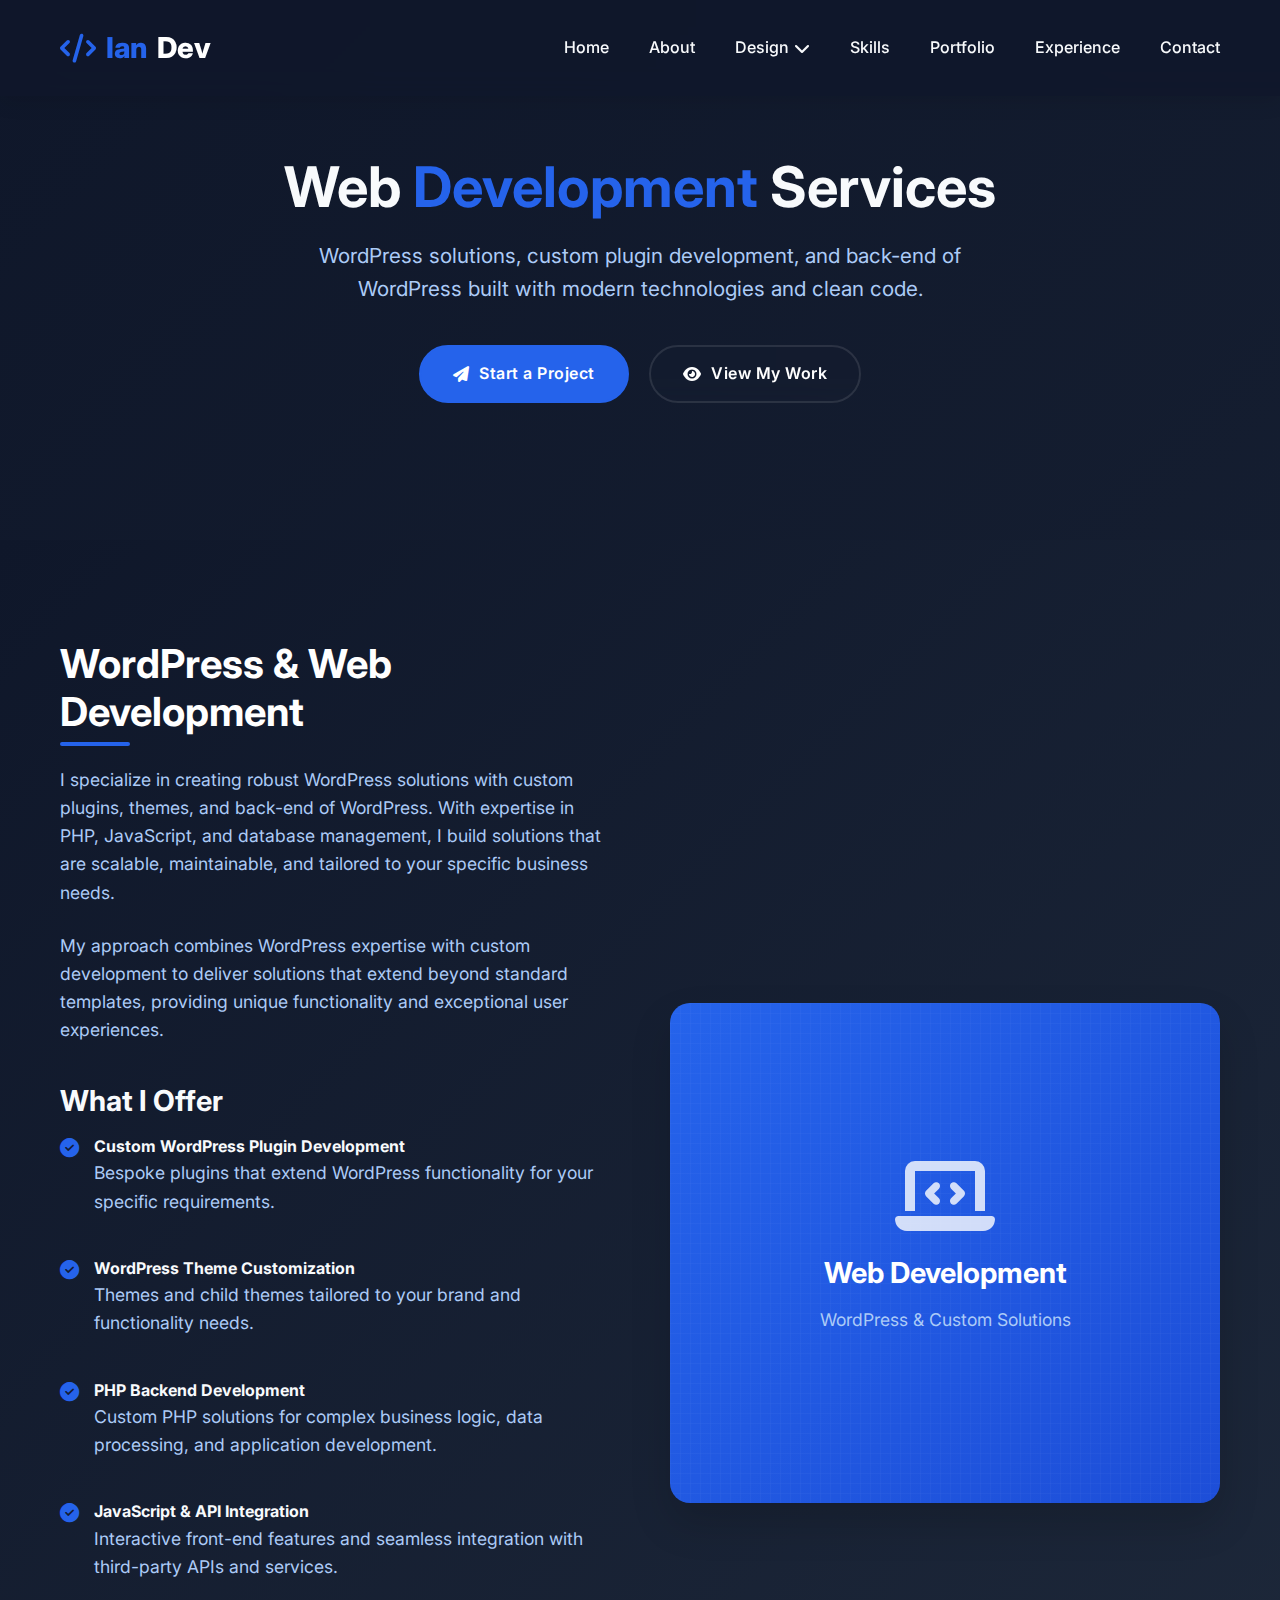
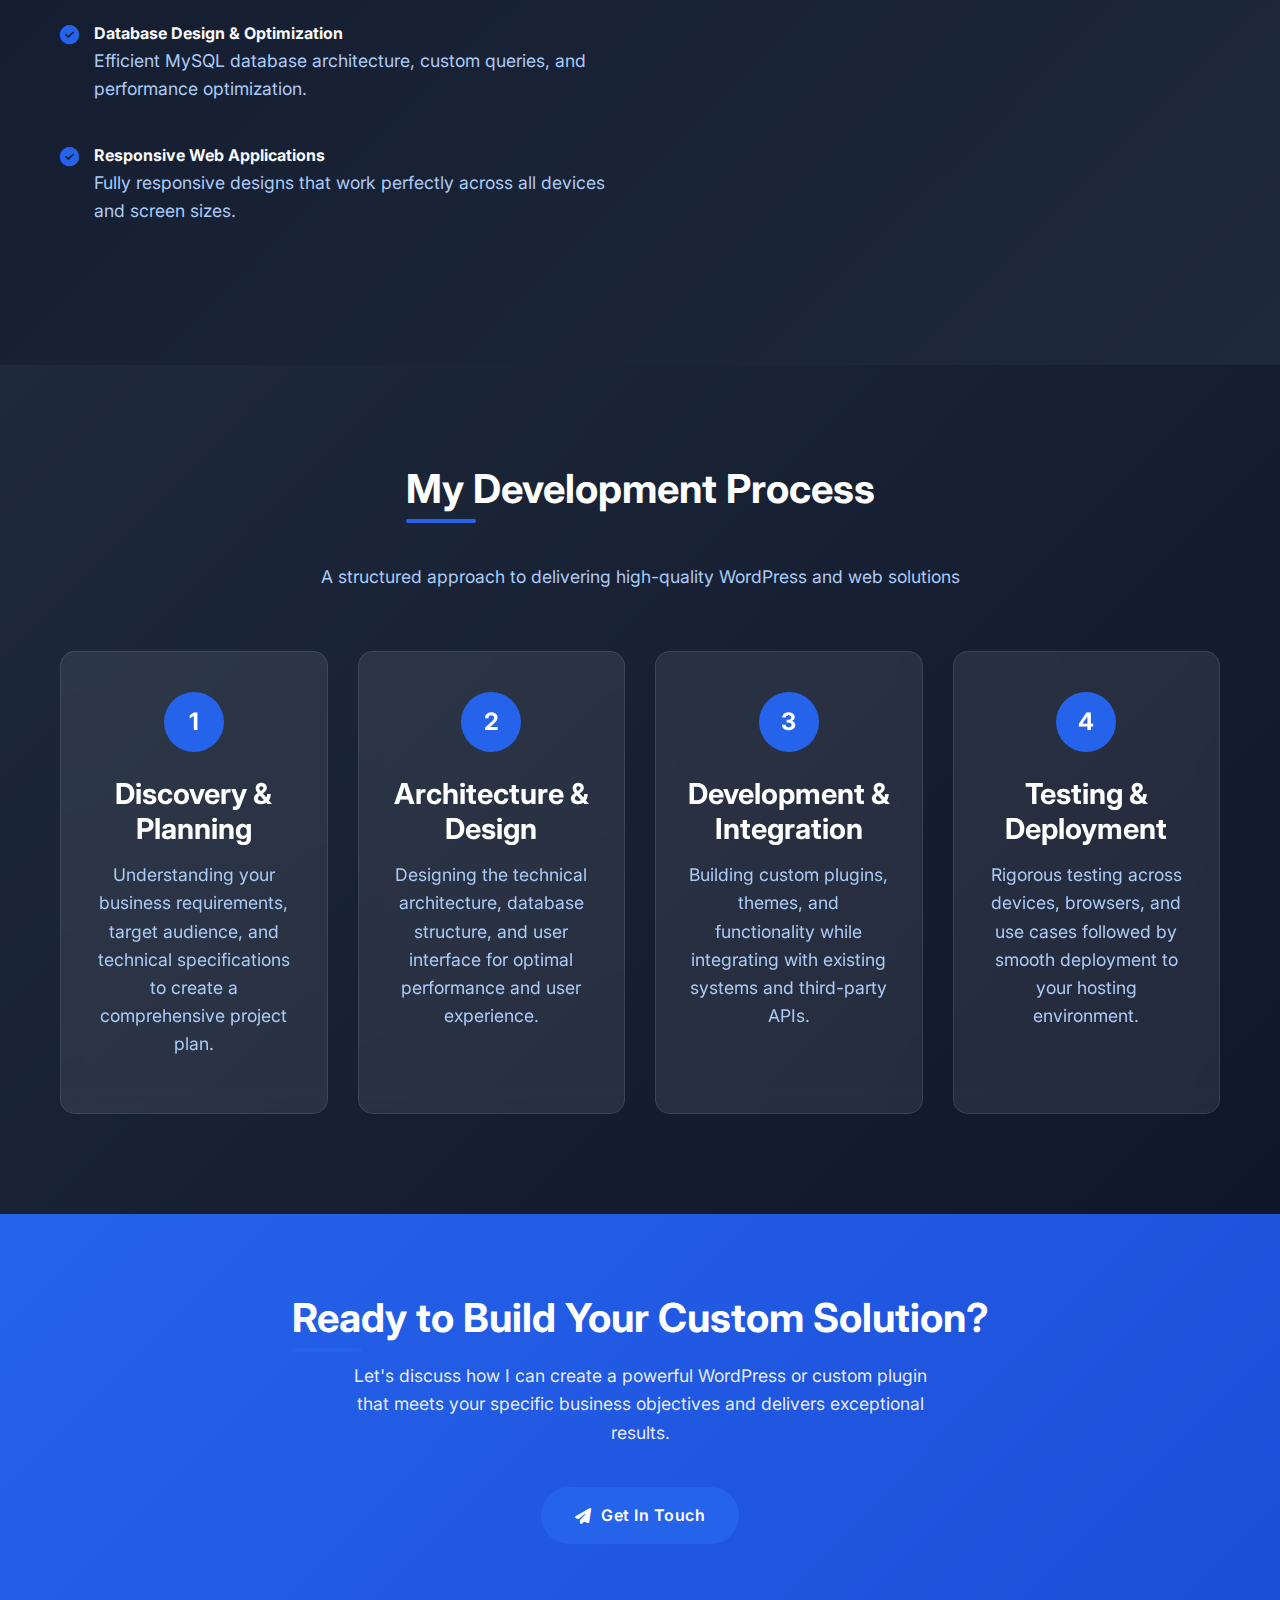
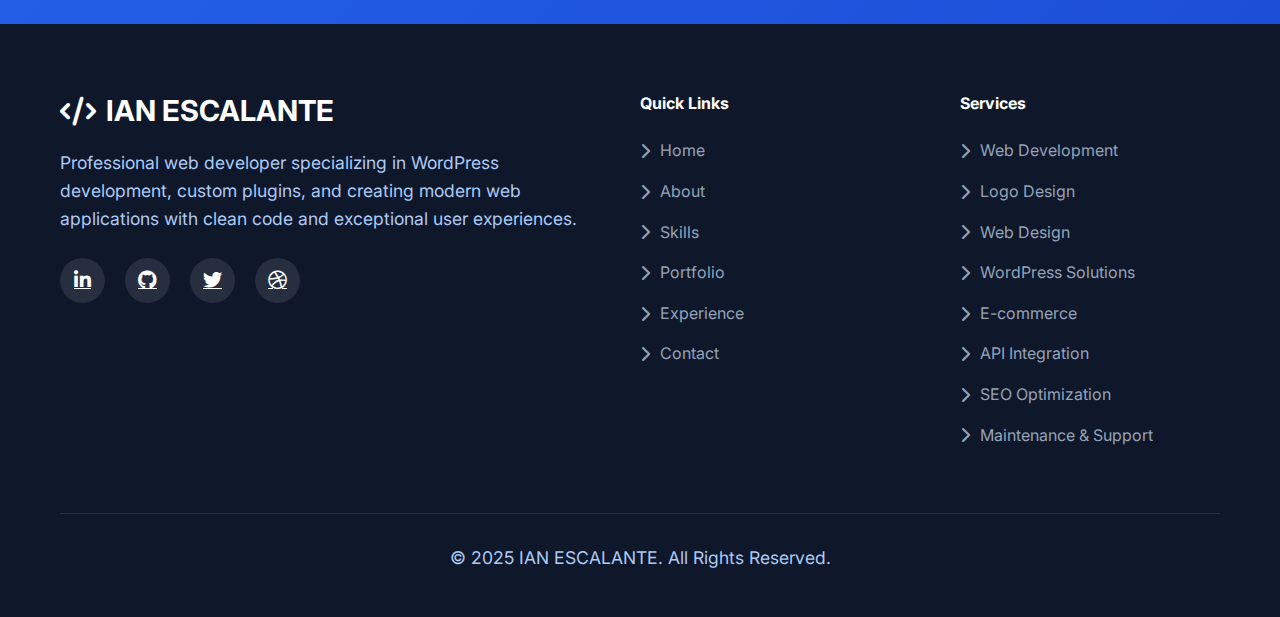
<file: Services/webdevelopment.html>
<!DOCTYPE html>
<html lang="en">
<head>
    <meta charset="UTF-8">
    <meta name="viewport" content="width=device-width, initial-scale=1.0">
    <title>Web Development Services | IAN ESCALANTE</title>
    <link rel="stylesheet" href="https://cdnjs.cloudflare.com/ajax/libs/font-awesome/6.4.0/css/all.min.css">
    <link href="https://fonts.googleapis.com/css2?family=Inter:wght@300;400;500;600;700;800&display=swap" rel="stylesheet">
    <style>
        /* Keep all the existing CSS styles */
        /* Only updating the content */
        
        :root {
            --primary: #2563EB;
            --primary-dark: #1D4ED8;
            --primary-light: #3B82F6;
            --secondary: #0F172A;
            --accent: #F59E0B;
            --light: #F8FAFC;
            --gray: #64748B;
            --dark: #1E293B;
            --success: #10B981;
            --glass: rgba(255, 255, 255, 0.08);
            --glass-border: rgba(255, 255, 255, 0.1);
            --transition: all 0.4s cubic-bezier(0.175, 0.885, 0.32, 1.275);
            --shadow: 0 10px 25px rgba(0, 0, 0, 0.1);
            --shadow-lg: 0 20px 40px rgba(0, 0, 0, 0.15);
        }
        
        * {
            margin: 0;
            padding: 0;
            box-sizing: border-box;
        }
        
        html {
            scroll-behavior: smooth;
        }
        
        body {
            font-family: 'Inter', sans-serif;
            background: linear-gradient(135deg, #0F172A 0%, #1E293B 100%);
            color: var(--light);
            line-height: 1.6;
            overflow-x: hidden;
        }
        
        .container {
            max-width: 1200px;
            margin: 0 auto;
            padding: 0 20px;
        }
        
        section {
            padding: 100px 0;
        }
        
        h1, h2, h3, h4, h5 {
            font-weight: 700;
            line-height: 1.2;
        }
        
        h1 {
            font-size: 4rem;
            margin-bottom: 20px;
            line-height: 1.1;
        }
        
        h2 {
            font-size: 2.5rem;
            margin-bottom: 50px;
            position: relative;
            display: inline-block;
        }
        
        h2:after {
            content: '';
            position: absolute;
            bottom: -10px;
            left: 0;
            width: 70px;
            height: 4px;
            background: var(--primary);
            border-radius: 2px;
        }
        
        h3 {
            font-size: 1.8rem;
            margin-bottom: 15px;
        }
        
        p {
            margin-bottom: 15px;
            color: #accbf7;
            font-size: 1.1rem;
        }
        
        .btn {
            display: inline-flex;
            align-items: center;
            gap: 10px;
            padding: 14px 32px;
            background: var(--primary);
            color: white;
            border-radius: 50px;
            text-decoration: none;
            font-weight: 600;
            transition: var(--transition);
            border: 2px solid var(--primary);
            cursor: pointer;
            font-size: 1rem;
            letter-spacing: 0.5px;
            backdrop-filter: blur(10px);
            position: relative;
            overflow: hidden;
            z-index: 1;
        }
        
        .btn:before {
            content: '';
            position: absolute;
            top: 0;
            left: 0;
            width: 0%;
            height: 100%;
            background: rgba(255, 255, 255, 0.1);
            transition: var(--transition);
            z-index: -1;
        }
        
        .btn:hover:before {
            width: 100%;
        }
        
        .btn:hover {
            background: transparent;
            color: white;
            transform: translateY(-3px);
            box-shadow: 0 10px 20px rgba(37, 99, 235, 0.3);
        }
        
        .btn-outline {
            background: transparent;
            color: white;
            border: 2px solid var(--glass-border);
            backdrop-filter: blur(10px);
        }
        
        .btn-outline:hover {
            background: var(--primary);
            color: white;
            border-color: var(--primary);
        }
        
        /* Header */
        header {
            position: fixed;
            top: 0;
            left: 0;
            width: 100%;
            z-index: 1000;
            padding: 25px 0;
            background: rgba(15, 23, 42, 0.8);
            box-shadow: 0 5px 20px rgba(0, 0, 0, 0.1);
            backdrop-filter: blur(10px);
            transition: var(--transition);
        }
        
        header.scrolled {
            padding: 15px 0;
            box-shadow: 0 5px 20px rgba(0, 0, 0, 0.2);
        }
        
        .header-container {
            display: flex;
            justify-content: space-between;
            align-items: center;
        }
        
        .logo {
            font-size: 1.8rem;
            font-weight: 800;
            color: var(--primary);
            text-decoration: none;
            display: flex;
            align-items: center;
            gap: 10px;
        }
        
        .logo span {
            color: white;
        }
        
        nav ul {
            display: flex;
            list-style: none;
        }
        
        nav li {
            margin-left: 40px;
            position: relative;
        }
        
        nav a {
            text-decoration: none;
            color: var(--light);
            font-weight: 500;
            position: relative;
            padding: 5px 0;
            transition: var(--transition);
            display: flex;
            align-items: center;
            gap: 5px;
        }
        
        nav a:after {
            content: '';
            position: absolute;
            bottom: 0;
            left: 0;
            width: 0;
            height: 2px;
            background: var(--primary);
            transition: var(--transition);
        }
        
        nav a:hover {
            color: var(--primary);
        }
        
        nav a:hover:after {
            width: 100%;
        }
        
        /* Dropdown Menu */
        .dropdown-menu {
            position: absolute;
            top: 100%;
            left: 0;
            background: rgba(15, 23, 42, 0.95);
            min-width: 200px;
            border-radius: 10px;
            box-shadow: var(--shadow-lg);
            padding: 10px 0;
            opacity: 0;
            visibility: hidden;
            transform: translateY(10px);
            transition: var(--transition);
            backdrop-filter: blur(10px);
            border: 1px solid var(--glass-border);
        }
        
        .dropdown:hover .dropdown-menu {
            opacity: 1;
            visibility: visible;
            transform: translateY(0);
        }
        
        .dropdown-menu li {
            margin: 0;
        }
        
        .dropdown-menu a {
            padding: 12px 20px;
            display: block;
            color: var(--light);
            transition: var(--transition);
        }
        
        .dropdown-menu a:hover {
            background: rgba(37, 99, 235, 0.2);
            color: var(--primary);
        }
        
        .mobile-menu {
            display: none;
            font-size: 1.5rem;
            cursor: pointer;
            color: white;
        }
        
        /* Hero Section */
        .hero {
            min-height: 60vh;
            position: relative;
            overflow: hidden;
            padding-top: 120px;
            display: flex;
            align-items: center;
            text-align: center;
        }
        
        .hero-content {
            max-width: 1000px;
            margin: 0 auto;
            position: relative;
            z-index: 3;
        }
        
        .hero h1 {
            font-size: 3.5rem;
            margin-bottom: 20px;
            line-height: 1.1;
        }
        
        .hero h1 span {
            color: var(--primary);
        }
        
        .hero p {
            font-size: 1.3rem;
            margin-bottom: 40px;
            max-width: 700px;
            margin-left: auto;
            margin-right: auto;
        }
        
        .hero-btns {
            display: flex;
            gap: 20px;
            margin-top: 40px;
            justify-content: center;
        }
        
        /* Service Details */
        .service-details {
            background: linear-gradient(135deg, #0F172A 0%, #1E293B 100%);
        }
        
        .service-container {
            display: grid;
            grid-template-columns: 1fr 1fr;
            gap: 60px;
            align-items: center;
        }
        
        .service-content h2 {
            color: white;
            margin-bottom: 30px;
        }
        
        .service-content p {
            margin-bottom: 25px;
        }
        
        .service-features {
            margin-top: 40px;
        }
        
        .feature-list {
            list-style: none;
        }
        
        .feature-list li {
            margin-bottom: 15px;
            display: flex;
            align-items: flex-start;
            gap: 15px;
        }
        
        .feature-list i {
            color: var(--primary);
            margin-top: 5px;
            font-size: 1.2rem;
        }
        
        .service-img {
            border-radius: 20px;
            overflow: hidden;
            box-shadow: var(--shadow-lg);
            position: relative;
            height: 500px;
            background: linear-gradient(135deg, var(--primary), var(--primary-dark));
            display: flex;
            align-items: center;
            justify-content: center;
        }
        
        .service-img:before {
            content: '';
            position: absolute;
            top: 0;
            left: 0;
            width: 100%;
            height: 100%;
            background: url('data:image/svg+xml,<svg xmlns="http://www.w3.org/2000/svg" viewBox="0 0 100 100" width="100" height="100" opacity="0.1"><defs><pattern id="grid" width="10" height="10" patternUnits="userSpaceOnUse"><path d="M 10 0 L 0 0 0 10" fill="none" stroke="white" stroke-width="0.5"/></pattern></defs><rect width="100" height="100" fill="url(%23grid)"/></svg>');
        }
        
        .service-img-content {
            text-align: center;
            color: white;
            z-index: 2;
            padding: 40px;
        }
        
        .service-img-content i {
            font-size: 5rem;
            margin-bottom: 20px;
            opacity: 0.8;
        }
        
        /* Process Section */
        .process {
            background: linear-gradient(135deg, #1E293B 0%, #0F172A 100%);
        }
        
        .process-header {
            text-align: center;
            margin-bottom: 60px;
        }
        
        .process-header h2 {
            color: white;
        }
        
        .process-steps {
            display: grid;
            grid-template-columns: repeat(auto-fit, minmax(250px, 1fr));
            gap: 30px;
        }
        
        .process-step {
            background: var(--glass);
            border-radius: 15px;
            padding: 40px 30px;
            text-align: center;
            transition: var(--transition);
            border: 1px solid var(--glass-border);
            backdrop-filter: blur(10px);
        }
        
        .process-step:hover {
            transform: translateY(-10px);
            box-shadow: var(--shadow-lg);
        }
        
        .step-number {
            width: 60px;
            height: 60px;
            background: var(--primary);
            color: white;
            border-radius: 50%;
            display: flex;
            align-items: center;
            justify-content: center;
            font-size: 1.5rem;
            font-weight: 700;
            margin: 0 auto 25px;
        }
        
        .process-step h3 {
            margin-bottom: 15px;
            color: white;
        }
        
        /* CTA Section */
        .cta {
            background: linear-gradient(135deg, var(--primary), var(--primary-dark));
            text-align: center;
            padding: 80px 0;
        }
        
        .cta h2 {
            color: white;
            margin-bottom: 20px;
        }
        
        .cta p {
            color: rgba(255, 255, 255, 0.9);
            max-width: 600px;
            margin: 0 auto 40px;
        }
        
        /* Footer */
        footer {
            background: var(--secondary);
            color: white;
            padding: 70px 0 30px;
        }
        
        .footer-container {
            display: grid;
            grid-template-columns: 2fr 1fr 1fr;
            gap: 60px;
            margin-bottom: 50px;
        }
        
        .footer-about h3 {
            color: white;
            margin-bottom: 20px;
            display: flex;
            align-items: center;
            gap: 10px;
        }
        
        .footer-about p {
            margin-bottom: 25px;
        }
        
        .footer-social {
            display: flex;
            gap: 20px;
            margin-top: 25px;
        }
        
        .footer-social a {
            display: flex;
            align-items: center;
            justify-content: center;
            width: 45px;
            height: 45px;
            border-radius: 50%;
            background: rgba(255, 255, 255, 0.1);
            color: white;
            font-size: 1.2rem;
            transition: var(--transition);
        }
        
        .footer-social a:hover {
            background: var(--primary);
            transform: translateY(-5px);
        }
        
        .footer-links h4 {
            color: white;
            margin-bottom: 25px;
        }
        
        .footer-links ul {
            list-style: none;
        }
        
        .footer-links li {
            margin-bottom: 15px;
        }
        
        .footer-links a {
            color: #94a3b8;
            text-decoration: none;
            transition: var(--transition);
            display: flex;
            align-items: center;
            gap: 10px;
        }
        
        .footer-links a:hover {
            color: var(--primary);
            padding-left: 5px;
        }
        
        .copyright {
            text-align: center;
            padding-top: 30px;
            border-top: 1px solid rgba(255, 255, 255, 0.1);
            color: #94a3b8;
            font-size: 0.9rem;
        }
        
        /* Back to top button */
        .back-to-top {
            position: fixed;
            bottom: 30px;
            right: 30px;
            width: 50px;
            height: 50px;
            background: var(--primary);
            color: white;
            border-radius: 50%;
            display: flex;
            align-items: center;
            justify-content: center;
            font-size: 1.2rem;
            box-shadow: var(--shadow);
            transition: var(--transition);
            z-index: 999;
            opacity: 0;
            visibility: hidden;
        }
        
        .back-to-top.active {
            opacity: 1;
            visibility: visible;
        }
        
        .back-to-top:hover {
            background: var(--primary-dark);
            transform: translateY(-5px);
        }
        
        /* Responsive Design */
        @media (max-width: 992px) {
            h1 {
                font-size: 3rem;
            }
            
            h2 {
                font-size: 2rem;
            }
            
            .hero h1 {
                font-size: 2.5rem;
            }
            
            .hero p {
                font-size: 1.1rem;
            }
            
            .service-container {
                grid-template-columns: 1fr;
                gap: 40px;
            }
            
            .footer-container {
                grid-template-columns: 1fr 1fr;
            }
        }
        
        @media (max-width: 768px) {
            nav ul {
                display: none;
                position: absolute;
                top: 80px;
                left: 0;
                width: 100%;
                background: rgba(15, 23, 42, 0.95);
                flex-direction: column;
                align-items: center;
                padding: 20px 0;
                box-shadow: 0 10px 20px rgba(0,0,0,0.1);
                backdrop-filter: blur(10px);
            }
            
            nav ul.active {
                display: flex;
            }
            
            nav li {
                margin: 10px 0;
            }
            
            .dropdown-menu {
                position: static;
                opacity: 1;
                visibility: visible;
                transform: none;
                background: transparent;
                box-shadow: none;
                padding: 0;
                margin-top: 10px;
            }
            
            .dropdown-menu li {
                margin: 5px 0;
            }
            
            .mobile-menu {
                display: block;
            }
            
            .footer-container {
                grid-template-columns: 1fr;
            }
            
            .hero-btns {
                flex-direction: column;
                align-items: center;
            }
        }
    </style>
</head>
<body>
    <!-- Header -->
    <header id="header">
        <div class="container header-container">
            <a href="../index.html" class="logo">
                <i class="fas fa-code"></i>
                Ian<span>Dev</span>
            </a>
            <div class="mobile-menu">
                <i class="fas fa-bars"></i>
            </div>
            <nav>
                <ul>
                    <li><a href="../index.html#home">Home</a></li>
                    <li><a href="../index.html#about">About</a></li>
                    <li class="dropdown">
                        <a href="../design.html">Design <i class="fas fa-chevron-down"></i></a>
                        <ul class="dropdown-menu">
                            <li><a href="../logodesign.html">Logo Design</a></li>
                            <li><a href="../webdesign.html">Web Design</a></li>
                        </ul>
                    </li>
                    <li><a href="../index.html#skills">Skills</a></li>
                    <li><a href="../index.html#portfolio">Portfolio</a></li>
                    <li><a href="../index.html#experience">Experience</a></li>
                    <li><a href="../index.html#contact">Contact</a></li>
                </ul>
            </nav>
        </div>
    </header>

    <!-- Hero Section -->
    <section class="hero">
        <div class="container">
            <div class="hero-content">
                <h1>Web <span>Development</span> Services</h1>
                <p>WordPress solutions, custom plugin development, and back-end of WordPress built with modern technologies and clean code.</p>
                <div class="hero-btns">
                    <a href="#contact" class="btn">
                        <i class="fas fa-paper-plane"></i>
                        Start a Project
                    </a>
                    <a href="../index.html#portfolio" class="btn btn-outline">
                        <i class="fas fa-eye"></i>
                        View My Work
                    </a>
                </div>
            </div>
        </div>
    </section>

    <!-- Service Details -->
    <section class="service-details">
        <div class="container">
            <div class="service-container">
                <div class="service-content">
                    <h2>WordPress & Web Development</h2>
                    <p>I specialize in creating robust WordPress solutions with custom plugins, themes, and back-end of WordPress. With expertise in PHP, JavaScript, and database management, I build solutions that are scalable, maintainable, and tailored to your specific business needs.</p>
                    <p>My approach combines WordPress expertise with custom development to deliver solutions that extend beyond standard templates, providing unique functionality and exceptional user experiences.</p>
                    
                    <div class="service-features">
                        <h3>What I Offer</h3>
                        <ul class="feature-list">
                            <li>
                                <i class="fas fa-check-circle"></i>
                                <div>
                                    <strong>Custom WordPress Plugin Development</strong>
                                    <p>Bespoke plugins that extend WordPress functionality for your specific requirements.</p>
                                </div>
                            </li>
                            <li>
                                <i class="fas fa-check-circle"></i>
                                <div>
                                    <strong>WordPress Theme Customization</strong>
                                    <p>Themes and child themes tailored to your brand and functionality needs.</p>
                                </div>
                            </li>
                            <li>
                                <i class="fas fa-check-circle"></i>
                                <div>
                                    <strong>PHP Backend Development</strong>
                                    <p>Custom PHP solutions for complex business logic, data processing, and application development.</p>
                                </div>
                            </li>
                            <li>
                                <i class="fas fa-check-circle"></i>
                                <div>
                                    <strong>JavaScript & API Integration</strong>
                                    <p>Interactive front-end features and seamless integration with third-party APIs and services.</p>
                                </div>
                            </li>
                            <li>
                                <i class="fas fa-check-circle"></i>
                                <div>
                                    <strong>Database Design & Optimization</strong>
                                    <p>Efficient MySQL database architecture, custom queries, and performance optimization.</p>
                                </div>
                            </li>
                            <li>
                                <i class="fas fa-check-circle"></i>
                                <div>
                                    <strong>Responsive Web Applications</strong>
                                    <p>Fully responsive designs that work perfectly across all devices and screen sizes.</p>
                                </div>
                            </li>
                        </ul>
                    </div>
                </div>
                
                <div class="service-img">
                    <div class="service-img-content">
                        <i class="fas fa-laptop-code"></i>
                        <h3>Web Development</h3>
                        <p>WordPress & Custom Solutions</p>
                    </div>
                </div>
            </div>
        </div>
    </section>

    <!-- Process Section -->
    <section class="process">
        <div class="container">
            <div class="process-header">
                <h2>My Development Process</h2>
                <p>A structured approach to delivering high-quality WordPress and web solutions</p>
            </div>
            
            <div class="process-steps">
                <div class="process-step">
                    <div class="step-number">1</div>
                    <h3>Discovery & Planning</h3>
                    <p>Understanding your business requirements, target audience, and technical specifications to create a comprehensive project plan.</p>
                </div>
                
                <div class="process-step">
                    <div class="step-number">2</div>
                    <h3>Architecture & Design</h3>
                    <p>Designing the technical architecture, database structure, and user interface for optimal performance and user experience.</p>
                </div>
                
                <div class="process-step">
                    <div class="step-number">3</div>
                    <h3>Development & Integration</h3>
                    <p>Building custom plugins, themes, and functionality while integrating with existing systems and third-party APIs.</p>
                </div>
                
                <div class="process-step">
                    <div class="step-number">4</div>
                    <h3>Testing & Deployment</h3>
                    <p>Rigorous testing across devices, browsers, and use cases followed by smooth deployment to your hosting environment.</p>
                </div>
            </div>
        </div>
    </section>

    <!-- CTA Section -->
    <section class="cta" id="contact">
        <div class="container">
            <h2>Ready to Build Your Custom Solution?</h2>
            <p>Let's discuss how I can create a powerful WordPress or custom plugin that meets your specific business objectives and delivers exceptional results.</p>
            <a href="../index.html#contact" class="btn">
                <i class="fas fa-paper-plane"></i>
                Get In Touch
            </a>
        </div>
    </section>

    <!-- Footer -->
    <footer>
        <div class="container">
            <div class="footer-container">
                <div class="footer-about">
                    <h3>
                        <i class="fas fa-code"></i>
                        IAN ESCALANTE
                    </h3>
                    <p>Professional web developer specializing in WordPress development, custom plugins, and creating modern web applications with clean code and exceptional user experiences.</p>
                    <div class="footer-social">
                        <a href="#"><i class="fab fa-linkedin-in"></i></a>
                        <a href="#"><i class="fab fa-github"></i></a>
                        <a href="#"><i class="fab fa-twitter"></i></a>
                        <a href="#"><i class="fab fa-dribbble"></i></a>
                    </div>
                </div>
                <div class="footer-links">
                    <h4>Quick Links</h4>
                    <ul>
                        <li><a href="../index.html#home"><i class="fas fa-chevron-right"></i> Home</a></li>
                        <li><a href="../index.html#about"><i class="fas fa-chevron-right"></i> About</a></li>
                        <li><a href="../index.html#skills"><i class="fas fa-chevron-right"></i> Skills</a></li>
                        <li><a href="../index.html#portfolio"><i class="fas fa-chevron-right"></i> Portfolio</a></li>
                        <li><a href="../index.html#experience"><i class="fas fa-chevron-right"></i> Experience</a></li>
                        <li><a href="../index.html#contact"><i class="fas fa-chevron-right"></i> Contact</a></li>
                    </ul>
                </div>
                <div class="footer-links">
                    <h4>Services</h4>
                    <ul>
                        <li><a href="../Services/webdevelopment.html"><i class="fas fa-chevron-right"></i> Web Development</a></li>
                        <li><a href="../design.html#logo-design"><i class="fas fa-chevron-right"></i> Logo Design</a></li>
                        <li><a href="../design.html#web-design"><i class="fas fa-chevron-right"></i> Web Design</a></li>
                        <li><a href="../Services/wordpresssolutions.html"><i class="fas fa-chevron-right"></i> WordPress Solutions</a></li>
                        <li><a href="../Services/e-commerce.html"><i class="fas fa-chevron-right"></i> E-commerce</a></li>
                        <li><a href="../Services/apiintegration.html"><i class="fas fa-chevron-right"></i> API Integration</a></li>
                        <li><a href="../Services/seooptimization.html"><i class="fas fa-chevron-right"></i> SEO Optimization</a></li>
                        <li><a href="../Services/maintenancesupport.html"><i class="fas fa-chevron-right"></i> Maintenance & Support</a></li>
                    </ul>
                </div>
            </div>
            <div class="copyright">
                <p>&copy; 2025 IAN ESCALANTE. All Rights Reserved.</p>
            </div>
        </div>
    </footer>

    <!-- Back to Top Button -->
    <a href="#" class="back-to-top" id="backToTop">
        <i class="fas fa-arrow-up"></i>
    </a>

    <script>
        // Header scroll effect
        window.addEventListener('scroll', function() {
            const header = document.getElementById('header');
            const backToTop = document.getElementById('backToTop');
            
            if (window.scrollY > 50) {
                header.classList.add('scrolled');
            } else {
                header.classList.remove('scrolled');
            }
            
            if (window.scrollY > 500) {
                backToTop.classList.add('active');
            } else {
                backToTop.classList.remove('active');
            }
        });
        
        // Smooth scrolling for anchor links
        document.querySelectorAll('a[href^="#"]').forEach(anchor => {
            anchor.addEventListener('click', function (e) {
                e.preventDefault();
                
                const target = document.querySelector(this.getAttribute('href'));
                if (target) {
                    window.scrollTo({
                        top: target.offsetTop - 80,
                        behavior: 'smooth'
                    });
                }
            });
        });
        
        // Mobile menu toggle
        const mobileMenu = document.querySelector('.mobile-menu');
        const nav = document.querySelector('nav ul');
        
        mobileMenu.addEventListener('click', function() {
            nav.classList.toggle('active');
        });
        
        // Fix for back to top button
        document.getElementById('backToTop').addEventListener('click', function(e) {
            e.preventDefault();
            window.scrollTo({
                top: 0,
                behavior: 'smooth'
            });
        });
    </script>
</body>
</html>
</file>
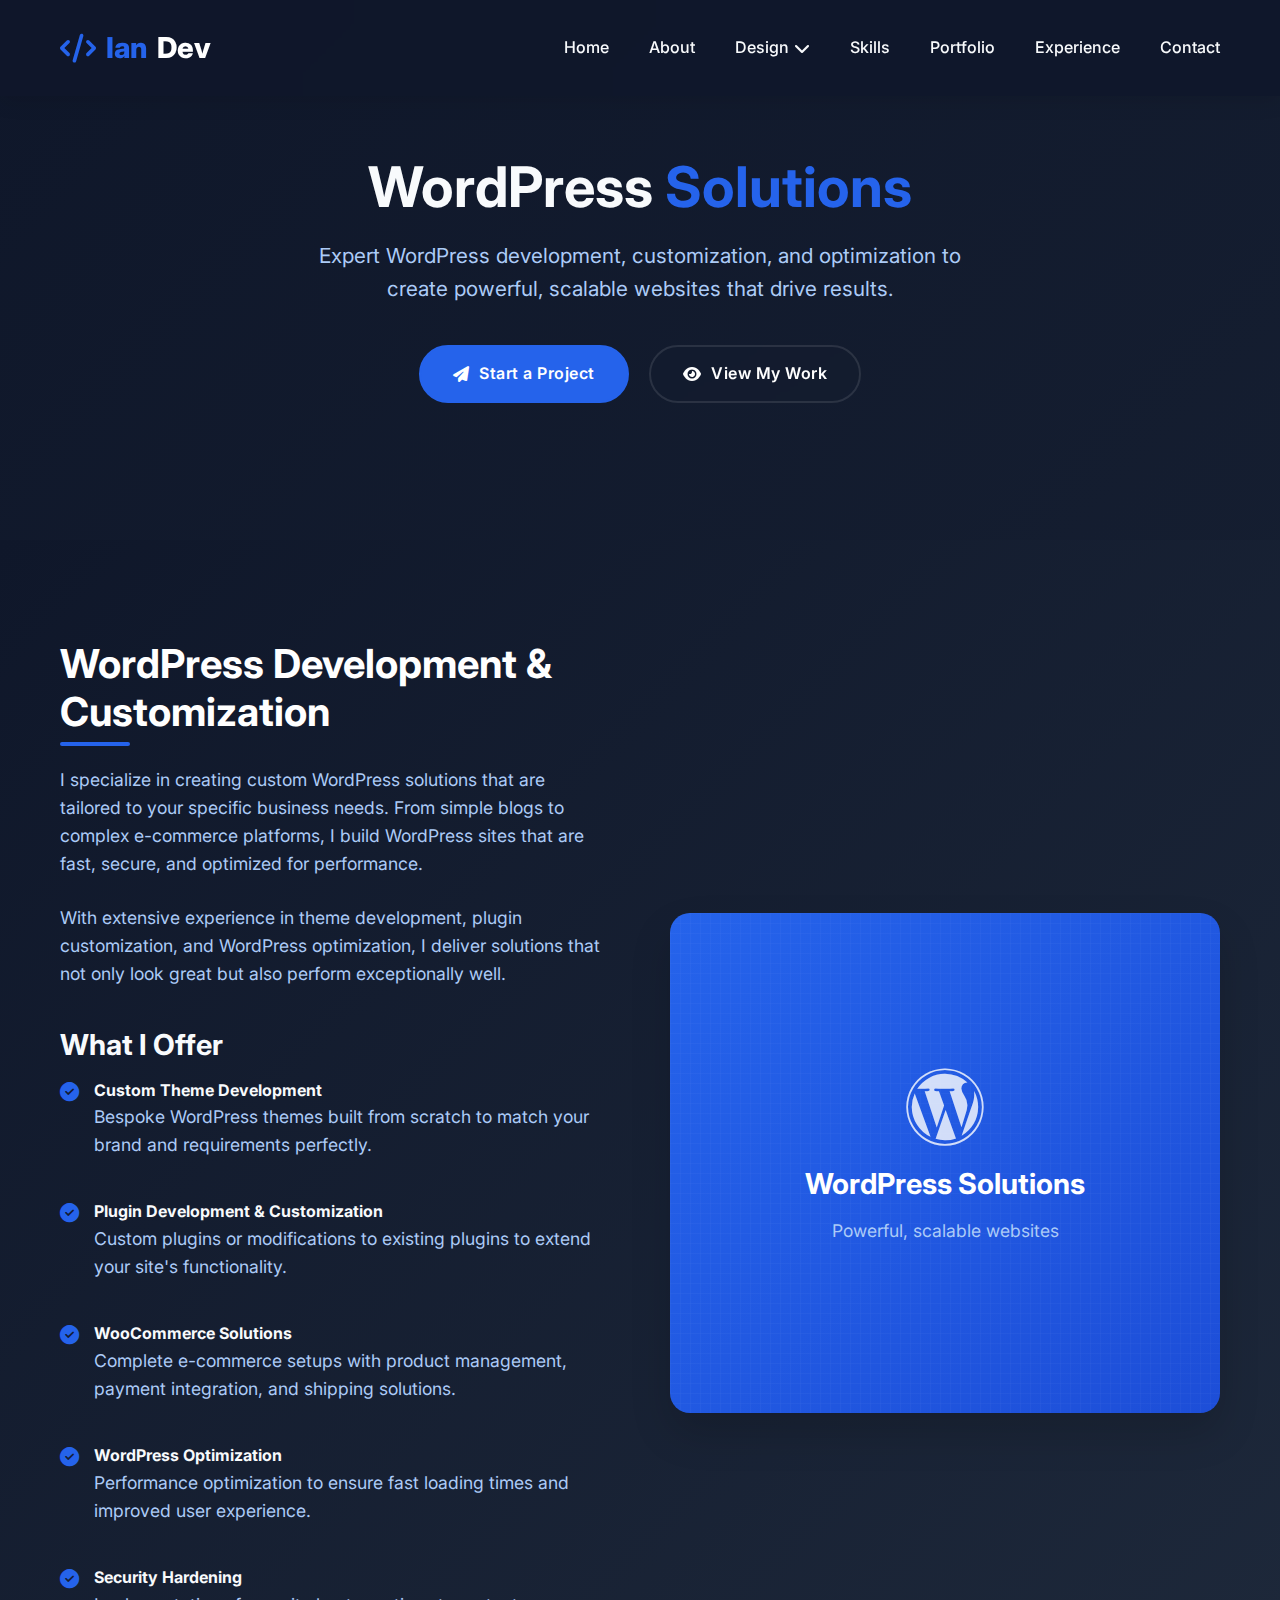
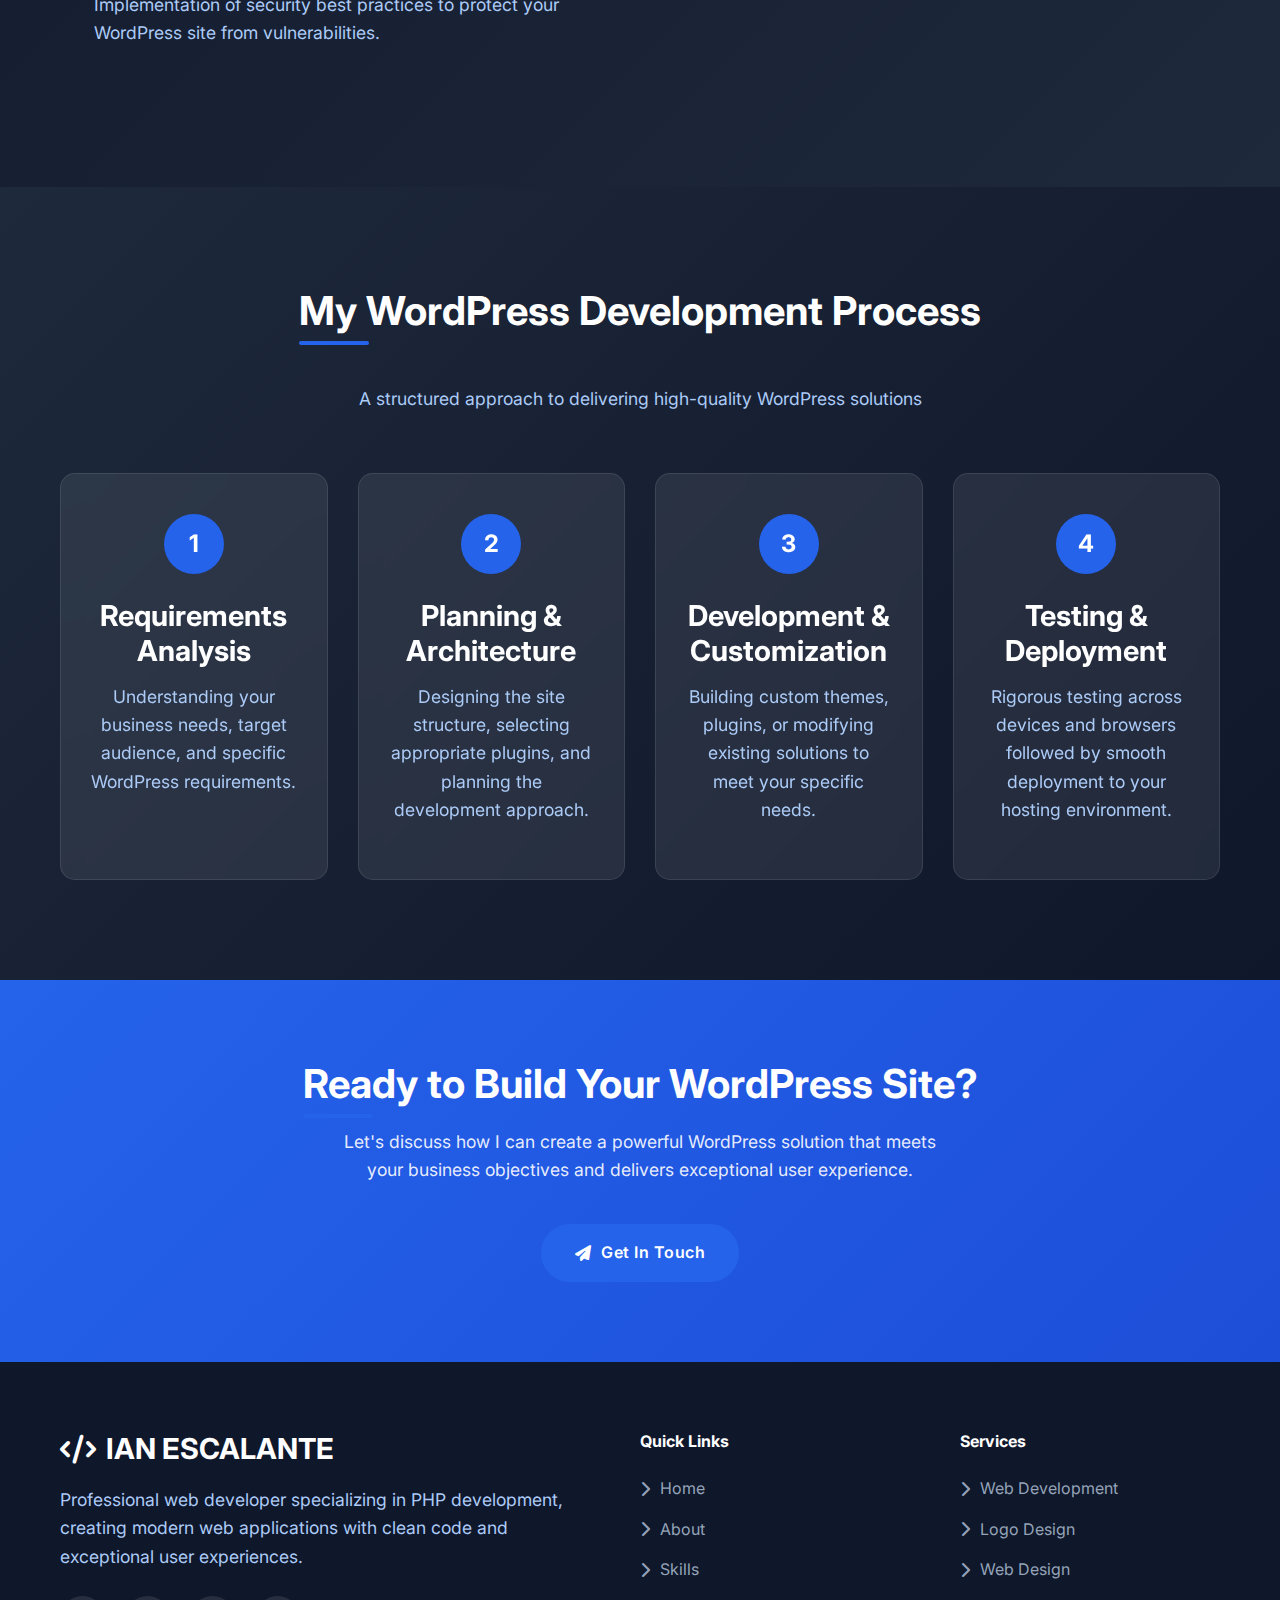
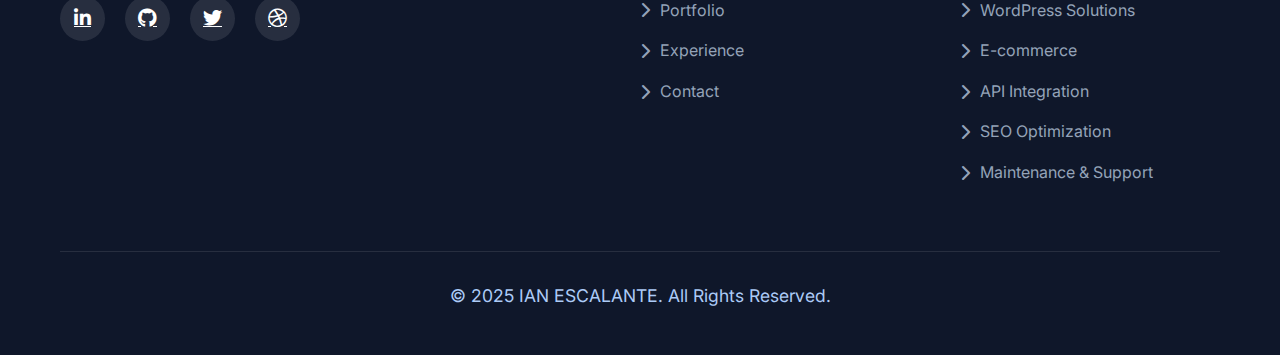
<file: Services/wordpresssolutions.html>
<!DOCTYPE html>
<html lang="en">
<head>
    <meta charset="UTF-8">
    <meta name="viewport" content="width=device-width, initial-scale=1.0">
    <title>WordPress Solutions | IAN ESCALANTE</title>
    <link rel="stylesheet" href="https://cdnjs.cloudflare.com/ajax/libs/font-awesome/6.4.0/css/all.min.css">
    <link href="https://fonts.googleapis.com/css2?family=Inter:wght@300;400;500;600;700;800&display=swap" rel="stylesheet">
    <style>
        /* Reuse the same CSS as webdevelopment.html */
        /* Only changing the hero and service-specific content */
        
        :root {
            --primary: #2563EB;
            --primary-dark: #1D4ED8;
            --primary-light: #3B82F6;
            --secondary: #0F172A;
            --accent: #F59E0B;
            --light: #F8FAFC;
            --gray: #64748B;
            --dark: #1E293B;
            --success: #10B981;
            --glass: rgba(255, 255, 255, 0.08);
            --glass-border: rgba(255, 255, 255, 0.1);
            --transition: all 0.4s cubic-bezier(0.175, 0.885, 0.32, 1.275);
            --shadow: 0 10px 25px rgba(0, 0, 0, 0.1);
            --shadow-lg: 0 20px 40px rgba(0, 0, 0, 0.15);
        }
        
        * {
            margin: 0;
            padding: 0;
            box-sizing: border-box;
        }
        
        html {
            scroll-behavior: smooth;
        }
        
        body {
            font-family: 'Inter', sans-serif;
            background: linear-gradient(135deg, #0F172A 0%, #1E293B 100%);
            color: var(--light);
            line-height: 1.6;
            overflow-x: hidden;
        }
        
        .container {
            max-width: 1200px;
            margin: 0 auto;
            padding: 0 20px;
        }
        
        section {
            padding: 100px 0;
        }
        
        h1, h2, h3, h4, h5 {
            font-weight: 700;
            line-height: 1.2;
        }
        
        h1 {
            font-size: 4rem;
            margin-bottom: 20px;
            line-height: 1.1;
        }
        
        h2 {
            font-size: 2.5rem;
            margin-bottom: 50px;
            position: relative;
            display: inline-block;
        }
        
        h2:after {
            content: '';
            position: absolute;
            bottom: -10px;
            left: 0;
            width: 70px;
            height: 4px;
            background: var(--primary);
            border-radius: 2px;
        }
        
        h3 {
            font-size: 1.8rem;
            margin-bottom: 15px;
        }
        
        p {
            margin-bottom: 15px;
            color: #accbf7;
            font-size: 1.1rem;
        }
        
        .btn {
            display: inline-flex;
            align-items: center;
            gap: 10px;
            padding: 14px 32px;
            background: var(--primary);
            color: white;
            border-radius: 50px;
            text-decoration: none;
            font-weight: 600;
            transition: var(--transition);
            border: 2px solid var(--primary);
            cursor: pointer;
            font-size: 1rem;
            letter-spacing: 0.5px;
            backdrop-filter: blur(10px);
            position: relative;
            overflow: hidden;
            z-index: 1;
        }
        
        .btn:before {
            content: '';
            position: absolute;
            top: 0;
            left: 0;
            width: 0%;
            height: 100%;
            background: rgba(255, 255, 255, 0.1);
            transition: var(--transition);
            z-index: -1;
        }
        
        .btn:hover:before {
            width: 100%;
        }
        
        .btn:hover {
            background: transparent;
            color: white;
            transform: translateY(-3px);
            box-shadow: 0 10px 20px rgba(37, 99, 235, 0.3);
        }
        
        .btn-outline {
            background: transparent;
            color: white;
            border: 2px solid var(--glass-border);
            backdrop-filter: blur(10px);
        }
        
        .btn-outline:hover {
            background: var(--primary);
            color: white;
            border-color: var(--primary);
        }
        
        /* Header */
        header {
            position: fixed;
            top: 0;
            left: 0;
            width: 100%;
            z-index: 1000;
            padding: 25px 0;
            background: rgba(15, 23, 42, 0.8);
            box-shadow: 0 5px 20px rgba(0, 0, 0, 0.1);
            backdrop-filter: blur(10px);
            transition: var(--transition);
        }
        
        header.scrolled {
            padding: 15px 0;
            box-shadow: 0 5px 20px rgba(0, 0, 0, 0.2);
        }
        
        .header-container {
            display: flex;
            justify-content: space-between;
            align-items: center;
        }
        
        .logo {
            font-size: 1.8rem;
            font-weight: 800;
            color: var(--primary);
            text-decoration: none;
            display: flex;
            align-items: center;
            gap: 10px;
        }
        
        .logo span {
            color: white;
        }
        
        nav ul {
            display: flex;
            list-style: none;
        }
        
        nav li {
            margin-left: 40px;
            position: relative;
        }
        
        nav a {
            text-decoration: none;
            color: var(--light);
            font-weight: 500;
            position: relative;
            padding: 5px 0;
            transition: var(--transition);
            display: flex;
            align-items: center;
            gap: 5px;
        }
        
        nav a:after {
            content: '';
            position: absolute;
            bottom: 0;
            left: 0;
            width: 0;
            height: 2px;
            background: var(--primary);
            transition: var(--transition);
        }
        
        nav a:hover {
            color: var(--primary);
        }
        
        nav a:hover:after {
            width: 100%;
        }
        
        /* Dropdown Menu */
        .dropdown-menu {
            position: absolute;
            top: 100%;
            left: 0;
            background: rgba(15, 23, 42, 0.95);
            min-width: 200px;
            border-radius: 10px;
            box-shadow: var(--shadow-lg);
            padding: 10px 0;
            opacity: 0;
            visibility: hidden;
            transform: translateY(10px);
            transition: var(--transition);
            backdrop-filter: blur(10px);
            border: 1px solid var(--glass-border);
        }
        
        .dropdown:hover .dropdown-menu {
            opacity: 1;
            visibility: visible;
            transform: translateY(0);
        }
        
        .dropdown-menu li {
            margin: 0;
        }
        
        .dropdown-menu a {
            padding: 12px 20px;
            display: block;
            color: var(--light);
            transition: var(--transition);
        }
        
        .dropdown-menu a:hover {
            background: rgba(37, 99, 235, 0.2);
            color: var(--primary);
        }
        
        .mobile-menu {
            display: none;
            font-size: 1.5rem;
            cursor: pointer;
            color: white;
        }
        
        /* Hero Section */
        .hero {
            min-height: 60vh;
            position: relative;
            overflow: hidden;
            padding-top: 120px;
            display: flex;
            align-items: center;
            text-align: center;
        }
        
        .hero-content {
            max-width: 1000px;
            margin: 0 auto;
            position: relative;
            z-index: 3;
        }
        
        .hero h1 {
            font-size: 3.5rem;
            margin-bottom: 20px;
            line-height: 1.1;
        }
        
        .hero h1 span {
            color: var(--primary);
        }
        
        .hero p {
            font-size: 1.3rem;
            margin-bottom: 40px;
            max-width: 700px;
            margin-left: auto;
            margin-right: auto;
        }
        
        .hero-btns {
            display: flex;
            gap: 20px;
            margin-top: 40px;
            justify-content: center;
        }
        
        /* Service Details */
        .service-details {
            background: linear-gradient(135deg, #0F172A 0%, #1E293B 100%);
        }
        
        .service-container {
            display: grid;
            grid-template-columns: 1fr 1fr;
            gap: 60px;
            align-items: center;
        }
        
        .service-content h2 {
            color: white;
            margin-bottom: 30px;
        }
        
        .service-content p {
            margin-bottom: 25px;
        }
        
        .service-features {
            margin-top: 40px;
        }
        
        .feature-list {
            list-style: none;
        }
        
        .feature-list li {
            margin-bottom: 15px;
            display: flex;
            align-items: flex-start;
            gap: 15px;
        }
        
        .feature-list i {
            color: var(--primary);
            margin-top: 5px;
            font-size: 1.2rem;
        }
        
        .service-img {
            border-radius: 20px;
            overflow: hidden;
            box-shadow: var(--shadow-lg);
            position: relative;
            height: 500px;
            background: linear-gradient(135deg, var(--primary), var(--primary-dark));
            display: flex;
            align-items: center;
            justify-content: center;
        }
        
        .service-img:before {
            content: '';
            position: absolute;
            top: 0;
            left: 0;
            width: 100%;
            height: 100%;
            background: url('data:image/svg+xml,<svg xmlns="http://www.w3.org/2000/svg" viewBox="0 0 100 100" width="100" height="100" opacity="0.1"><defs><pattern id="grid" width="10" height="10" patternUnits="userSpaceOnUse"><path d="M 10 0 L 0 0 0 10" fill="none" stroke="white" stroke-width="0.5"/></pattern></defs><rect width="100" height="100" fill="url(%23grid)"/></svg>');
        }
        
        .service-img-content {
            text-align: center;
            color: white;
            z-index: 2;
            padding: 40px;
        }
        
        .service-img-content i {
            font-size: 5rem;
            margin-bottom: 20px;
            opacity: 0.8;
        }
        
        /* Process Section */
        .process {
            background: linear-gradient(135deg, #1E293B 0%, #0F172A 100%);
        }
        
        .process-header {
            text-align: center;
            margin-bottom: 60px;
        }
        
        .process-header h2 {
            color: white;
        }
        
        .process-steps {
            display: grid;
            grid-template-columns: repeat(auto-fit, minmax(250px, 1fr));
            gap: 30px;
        }
        
        .process-step {
            background: var(--glass);
            border-radius: 15px;
            padding: 40px 30px;
            text-align: center;
            transition: var(--transition);
            border: 1px solid var(--glass-border);
            backdrop-filter: blur(10px);
        }
        
        .process-step:hover {
            transform: translateY(-10px);
            box-shadow: var(--shadow-lg);
        }
        
        .step-number {
            width: 60px;
            height: 60px;
            background: var(--primary);
            color: white;
            border-radius: 50%;
            display: flex;
            align-items: center;
            justify-content: center;
            font-size: 1.5rem;
            font-weight: 700;
            margin: 0 auto 25px;
        }
        
        .process-step h3 {
            margin-bottom: 15px;
            color: white;
        }
        
        /* CTA Section */
        .cta {
            background: linear-gradient(135deg, var(--primary), var(--primary-dark));
            text-align: center;
            padding: 80px 0;
        }
        
        .cta h2 {
            color: white;
            margin-bottom: 20px;
        }
        
        .cta p {
            color: rgba(255, 255, 255, 0.9);
            max-width: 600px;
            margin: 0 auto 40px;
        }
        
        /* Footer */
        footer {
            background: var(--secondary);
            color: white;
            padding: 70px 0 30px;
        }
        
        .footer-container {
            display: grid;
            grid-template-columns: 2fr 1fr 1fr;
            gap: 60px;
            margin-bottom: 50px;
        }
        
        .footer-about h3 {
            color: white;
            margin-bottom: 20px;
            display: flex;
            align-items: center;
            gap: 10px;
        }
        
        .footer-about p {
            margin-bottom: 25px;
        }
        
        .footer-social {
            display: flex;
            gap: 20px;
            margin-top: 25px;
        }
        
        .footer-social a {
            display: flex;
            align-items: center;
            justify-content: center;
            width: 45px;
            height: 45px;
            border-radius: 50%;
            background: rgba(255, 255, 255, 0.1);
            color: white;
            font-size: 1.2rem;
            transition: var(--transition);
        }
        
        .footer-social a:hover {
            background: var(--primary);
            transform: translateY(-5px);
        }
        
        .footer-links h4 {
            color: white;
            margin-bottom: 25px;
        }
        
        .footer-links ul {
            list-style: none;
        }
        
        .footer-links li {
            margin-bottom: 15px;
        }
        
        .footer-links a {
            color: #94a3b8;
            text-decoration: none;
            transition: var(--transition);
            display: flex;
            align-items: center;
            gap: 10px;
        }
        
        .footer-links a:hover {
            color: var(--primary);
            padding-left: 5px;
        }
        
        .copyright {
            text-align: center;
            padding-top: 30px;
            border-top: 1px solid rgba(255, 255, 255, 0.1);
            color: #94a3b8;
            font-size: 0.9rem;
        }
        
        /* Back to top button */
        .back-to-top {
            position: fixed;
            bottom: 30px;
            right: 30px;
            width: 50px;
            height: 50px;
            background: var(--primary);
            color: white;
            border-radius: 50%;
            display: flex;
            align-items: center;
            justify-content: center;
            font-size: 1.2rem;
            box-shadow: var(--shadow);
            transition: var(--transition);
            z-index: 999;
            opacity: 0;
            visibility: hidden;
        }
        
        .back-to-top.active {
            opacity: 1;
            visibility: visible;
        }
        
        .back-to-top:hover {
            background: var(--primary-dark);
            transform: translateY(-5px);
        }
        
        /* Responsive Design */
        @media (max-width: 992px) {
            h1 {
                font-size: 3rem;
            }
            
            h2 {
                font-size: 2rem;
            }
            
            .hero h1 {
                font-size: 2.5rem;
            }
            
            .hero p {
                font-size: 1.1rem;
            }
            
            .service-container {
                grid-template-columns: 1fr;
                gap: 40px;
            }
            
            .footer-container {
                grid-template-columns: 1fr 1fr;
            }
        }
        
        @media (max-width: 768px) {
            nav ul {
                display: none;
                position: absolute;
                top: 80px;
                left: 0;
                width: 100%;
                background: rgba(15, 23, 42, 0.95);
                flex-direction: column;
                align-items: center;
                padding: 20px 0;
                box-shadow: 0 10px 20px rgba(0,0,0,0.1);
                backdrop-filter: blur(10px);
            }
            
            nav ul.active {
                display: flex;
            }
            
            nav li {
                margin: 10px 0;
            }
            
            .dropdown-menu {
                position: static;
                opacity: 1;
                visibility: visible;
                transform: none;
                background: transparent;
                box-shadow: none;
                padding: 0;
                margin-top: 10px;
            }
            
            .dropdown-menu li {
                margin: 5px 0;
            }
            
            .mobile-menu {
                display: block;
            }
            
            .footer-container {
                grid-template-columns: 1fr;
            }
            
            .hero-btns {
                flex-direction: column;
                align-items: center;
            }
        }
    </style>
</head>
<body>
    <!-- Header -->
    <header id="header">
        <div class="container header-container">
            <a href="../index.html" class="logo">
                <i class="fas fa-code"></i>
                Ian<span>Dev</span>
            </a>
            <div class="mobile-menu">
                <i class="fas fa-bars"></i>
            </div>
            <nav>
                <ul>
                    <li><a href="../index.html#home">Home</a></li>
                    <li><a href="../index.html#about">About</a></li>
                    <li class="dropdown">
                        <a href="../design.html">Design <i class="fas fa-chevron-down"></i></a>
                        <ul class="dropdown-menu">
                            <li><a href="../logodesign.html">Logo Design</a></li>
                            <li><a href="../webdesign.html">Web Design</a></li>
                        </ul>
                    </li>
                    <li><a href="../index.html#skills">Skills</a></li>
                    <li><a href="../index.html#portfolio">Portfolio</a></li>
                    <li><a href="../index.html#experience">Experience</a></li>
                    <li><a href="../index.html#contact">Contact</a></li>
                </ul>
            </nav>
        </div>
    </header>

    <!-- Hero Section -->
    <section class="hero">
        <div class="container">
            <div class="hero-content">
                <h1>WordPress <span>Solutions</span></h1>
                <p>Expert WordPress development, customization, and optimization to create powerful, scalable websites that drive results.</p>
                <div class="hero-btns">
                    <a href="#contact" class="btn">
                        <i class="fas fa-paper-plane"></i>
                        Start a Project
                    </a>
                    <a href="../index.html#portfolio" class="btn btn-outline">
                        <i class="fas fa-eye"></i>
                        View My Work
                    </a>
                </div>
            </div>
        </div>
    </section>

    <!-- Service Details -->
    <section class="service-details">
        <div class="container">
            <div class="service-container">
                <div class="service-content">
                    <h2>WordPress Development & Customization</h2>
                    <p>I specialize in creating custom WordPress solutions that are tailored to your specific business needs. From simple blogs to complex e-commerce platforms, I build WordPress sites that are fast, secure, and optimized for performance.</p>
                    <p>With extensive experience in theme development, plugin customization, and WordPress optimization, I deliver solutions that not only look great but also perform exceptionally well.</p>
                    
                    <div class="service-features">
                        <h3>What I Offer</h3>
                        <ul class="feature-list">
                            <li>
                                <i class="fas fa-check-circle"></i>
                                <div>
                                    <strong>Custom Theme Development</strong>
                                    <p>Bespoke WordPress themes built from scratch to match your brand and requirements perfectly.</p>
                                </div>
                            </li>
                            <li>
                                <i class="fas fa-check-circle"></i>
                                <div>
                                    <strong>Plugin Development & Customization</strong>
                                    <p>Custom plugins or modifications to existing plugins to extend your site's functionality.</p>
                                </div>
                            </li>
                            <li>
                                <i class="fas fa-check-circle"></i>
                                <div>
                                    <strong>WooCommerce Solutions</strong>
                                    <p>Complete e-commerce setups with product management, payment integration, and shipping solutions.</p>
                                </div>
                            </li>
                            <li>
                                <i class="fas fa-check-circle"></i>
                                <div>
                                    <strong>WordPress Optimization</strong>
                                    <p>Performance optimization to ensure fast loading times and improved user experience.</p>
                                </div>
                            </li>
                            <li>
                                <i class="fas fa-check-circle"></i>
                                <div>
                                    <strong>Security Hardening</strong>
                                    <p>Implementation of security best practices to protect your WordPress site from vulnerabilities.</p>
                                </div>
                            </li>
                        </ul>
                    </div>
                </div>
                
                <div class="service-img">
                    <div class="service-img-content">
                        <i class="fab fa-wordpress"></i>
                        <h3>WordPress Solutions</h3>
                        <p>Powerful, scalable websites</p>
                    </div>
                </div>
            </div>
        </div>
    </section>

    <!-- Process Section -->
    <section class="process">
        <div class="container">
            <div class="process-header">
                <h2>My WordPress Development Process</h2>
                <p>A structured approach to delivering high-quality WordPress solutions</p>
            </div>
            
            <div class="process-steps">
                <div class="process-step">
                    <div class="step-number">1</div>
                    <h3>Requirements Analysis</h3>
                    <p>Understanding your business needs, target audience, and specific WordPress requirements.</p>
                </div>
                
                <div class="process-step">
                    <div class="step-number">2</div>
                    <h3>Planning & Architecture</h3>
                    <p>Designing the site structure, selecting appropriate plugins, and planning the development approach.</p>
                </div>
                
                <div class="process-step">
                    <div class="step-number">3</div>
                    <h3>Development & Customization</h3>
                    <p>Building custom themes, plugins, or modifying existing solutions to meet your specific needs.</p>
                </div>
                
                <div class="process-step">
                    <div class="step-number">4</div>
                    <h3>Testing & Deployment</h3>
                    <p>Rigorous testing across devices and browsers followed by smooth deployment to your hosting environment.</p>
                </div>
            </div>
        </div>
    </section>

    <!-- CTA Section -->
    <section class="cta" id="contact">
        <div class="container">
            <h2>Ready to Build Your WordPress Site?</h2>
            <p>Let's discuss how I can create a powerful WordPress solution that meets your business objectives and delivers exceptional user experience.</p>
            <a href="../index.html#contact" class="btn">
                <i class="fas fa-paper-plane"></i>
                Get In Touch
            </a>
        </div>
    </section>

    <!-- Footer -->
    <footer>
        <div class="container">
            <div class="footer-container">
                <div class="footer-about">
                    <h3>
                        <i class="fas fa-code"></i>
                        IAN ESCALANTE
                    </h3>
                    <p>Professional web developer specializing in PHP development, creating modern web applications with clean code and exceptional user experiences.</p>
                    <div class="footer-social">
                        <a href="#"><i class="fab fa-linkedin-in"></i></a>
                        <a href="#"><i class="fab fa-github"></i></a>
                        <a href="#"><i class="fab fa-twitter"></i></a>
                        <a href="#"><i class="fab fa-dribbble"></i></a>
                    </div>
                </div>
                <div class="footer-links">
                    <h4>Quick Links</h4>
                    <ul>
                        <li><a href="../index.html#home"><i class="fas fa-chevron-right"></i> Home</a></li>
                        <li><a href="../index.html#about"><i class="fas fa-chevron-right"></i> About</a></li>
                        <li><a href="../index.html#skills"><i class="fas fa-chevron-right"></i> Skills</a></li>
                        <li><a href="../index.html#portfolio"><i class="fas fa-chevron-right"></i> Portfolio</a></li>
                        <li><a href="../index.html#experience"><i class="fas fa-chevron-right"></i> Experience</a></li>
                        <li><a href="../index.html#contact"><i class="fas fa-chevron-right"></i> Contact</a></li>
                    </ul>
                </div>
                <div class="footer-links">
                    <h4>Services</h4>
                    <ul>
                        <li><a href="../Services/webdevelopment.html"><i class="fas fa-chevron-right"></i> Web Development</a></li>
                        <li><a href="../design.html#logo-design"><i class="fas fa-chevron-right"></i> Logo Design</a></li>
                        <li><a href="../design.html#web-design"><i class="fas fa-chevron-right"></i> Web Design</a></li>
                        <li><a href="../Services/wordpresssolutions.html"><i class="fas fa-chevron-right"></i> WordPress Solutions</a></li>
                        <li><a href="../Services/e-commerce.html"><i class="fas fa-chevron-right"></i> E-commerce</a></li>
                        <li><a href="../Services/apiintegration.html"><i class="fas fa-chevron-right"></i> API Integration</a></li>
                        <li><a href="../Services/seooptimization.html"><i class="fas fa-chevron-right"></i> SEO Optimization</a></li>
                        <li><a href="../Services/maintenancesupport.html"><i class="fas fa-chevron-right"></i> Maintenance & Support</a></li>
                    </ul>
                </div>
            </div>
            <div class="copyright">
                <p>&copy; 2025 IAN ESCALANTE. All Rights Reserved.</p>
            </div>
        </div>
    </footer>

    <!-- Back to Top Button -->
    <a href="#" class="back-to-top" id="backToTop">
        <i class="fas fa-arrow-up"></i>
    </a>

    <script>
        // Header scroll effect
        window.addEventListener('scroll', function() {
            const header = document.getElementById('header');
            const backToTop = document.getElementById('backToTop');
            
            if (window.scrollY > 50) {
                header.classList.add('scrolled');
            } else {
                header.classList.remove('scrolled');
            }
            
            if (window.scrollY > 500) {
                backToTop.classList.add('active');
            } else {
                backToTop.classList.remove('active');
            }
        });
        
        // Smooth scrolling for anchor links
        document.querySelectorAll('a[href^="#"]').forEach(anchor => {
            anchor.addEventListener('click', function (e) {
                e.preventDefault();
                
                const target = document.querySelector(this.getAttribute('href'));
                if (target) {
                    window.scrollTo({
                        top: target.offsetTop - 80,
                        behavior: 'smooth'
                    });
                }
            });
        });
        
        // Mobile menu toggle
        const mobileMenu = document.querySelector('.mobile-menu');
        const nav = document.querySelector('nav ul');
        
        mobileMenu.addEventListener('click', function() {
            nav.classList.toggle('active');
        });
        
        // Fix for back to top button
        document.getElementById('backToTop').addEventListener('click', function(e) {
            e.preventDefault();
            window.scrollTo({
                top: 0,
                behavior: 'smooth'
            });
        });
    </script>
</body>
</html>
</file>
